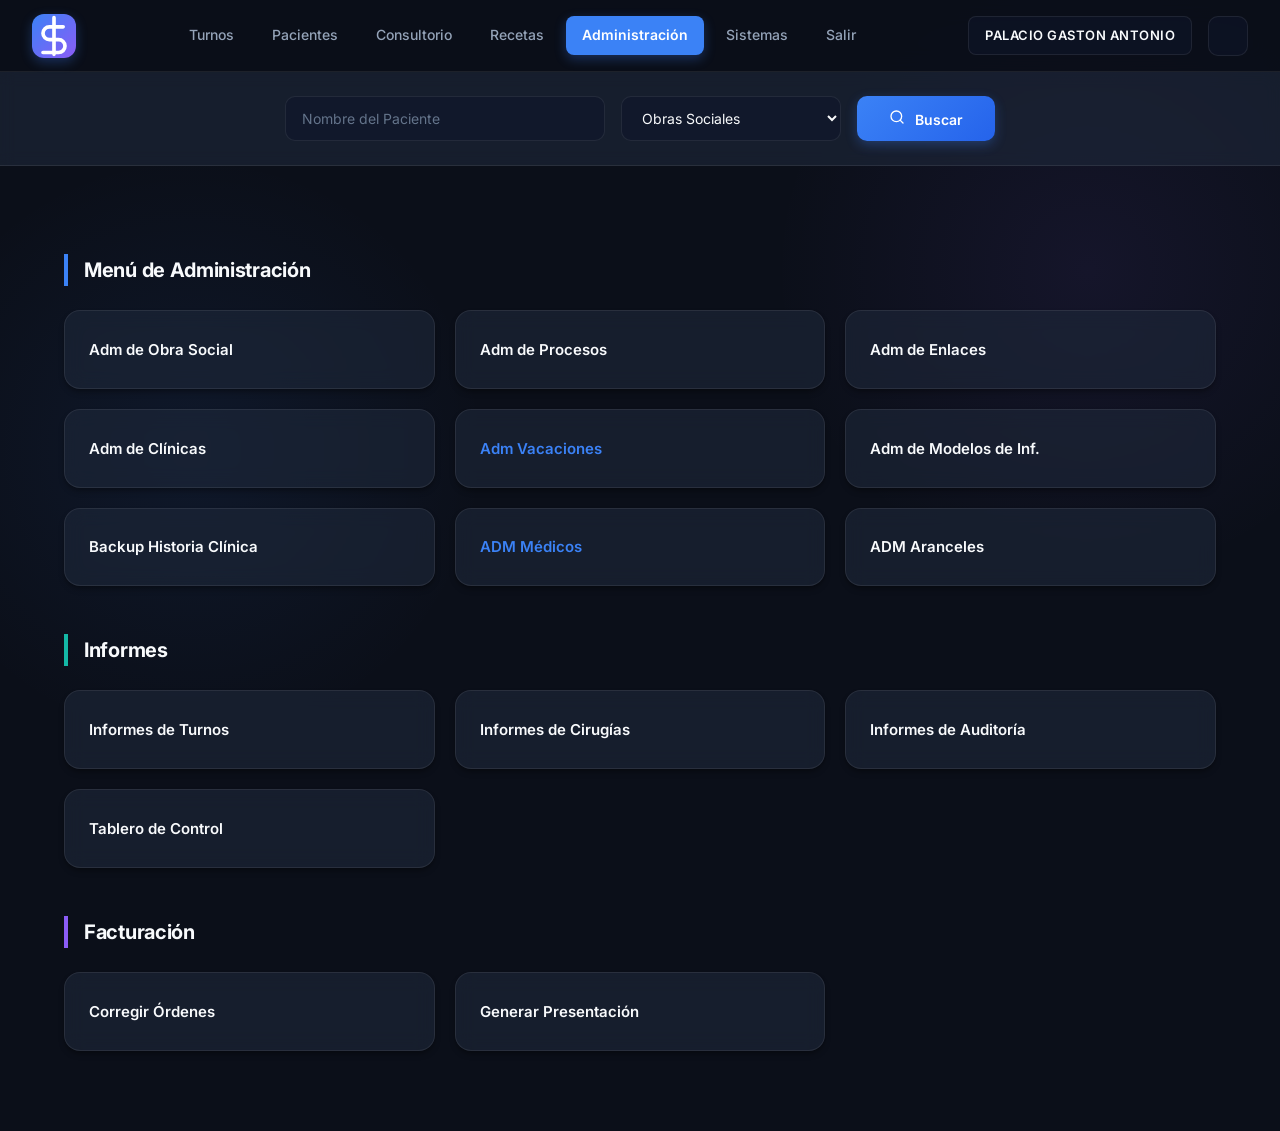
<file: index.html>
<!DOCTYPE html>
<html lang="es" data-theme="dark">
<head>
    <meta charset="UTF-8">
    <meta name="viewport" content="width=device-width, initial-scale=1.0">
    <title>Administración - Centro Médico Palacio</title>
    <link rel="stylesheet" href="styles.css">
    <link href="https://fonts.googleapis.com/css2?family=Inter:wght@400;500;600;700&display=swap" rel="stylesheet">
</head>
<body>

    <header class="header">
        <div class="header-left">
            <p class="logo-icon">
                <svg viewBox="0 0 24 24" fill="none" stroke="currentColor" stroke-width="2" stroke-linecap="round" stroke-linejoin="round">
                    <path d="M12 2L12 22M17 7H9.5C8.57174 7 7.6815 7.36875 7.02513 8.02513C6.36875 8.6815 6 9.57174 6 10.5C6 11.4283 6.36875 12.3185 7.02513 12.9749C7.6815 13.6313 8.57174 14 9.5 14H14.5C15.4283 14 16.3185 14.3687 16.9749 15.0251C17.6313 15.6815 18 16.5717 18 17.5C18 18.4283 17.6313 19.3185 16.9749 19.9749C16.3185 20.6313 15.4283 21 14.5 21H6"/>
                </svg>
            </p>
        </div>
        <nav class="nav-menu">
            <a href="turnos.html">Turnos</a>
            <a href="pacientes.html">Pacientes</a>
            <a href="#">Consultorio</a>
            <a href="#">Recetas</a>
            <a href="#" class="active">Administración</a>
            <a href="sistemas.html">Sistemas</a>
            <a href="#">Salir</a>
        </nav>
        <div class="header-right">
            <span class="user-name">PALACIO GASTON ANTONIO</span>
            <button id="theme-toggle" class="theme-toggle" aria-label="Cambiar tema">
                <span class="icon">
                    <svg class="icon-sun" viewBox="0 0 24 24" fill="none" stroke="currentColor" stroke-width="2" stroke-linecap="round" stroke-linejoin="round">
                        <circle cx="12" cy="12" r="5"/><line x1="12" y1="1" x2="12" y2="3"/><line x1="12" y1="21" x2="12" y2="23"/><line x1="4.22" y1="4.22" x2="5.64" y2="5.64"/><line x1="18.36" y1="18.36" x2="19.78" y2="19.78"/><line x1="1" y1="12" x2="3" y2="12"/><line x1="21" y1="12" x2="23" y2="12"/><line x1="4.22" y1="19.78" x2="5.64" y2="18.36"/><line x1="18.36" y1="5.64" x2="19.78" y2="4.22"/>
                    </svg>
                    <svg class="icon-moon" viewBox="0 0 24 24" fill="none" stroke="currentColor" stroke-width="2" stroke-linecap="round" stroke-linejoin="round" style="display:none;">
                        <path d="M21 12.79A9 9 0 1 1 11.21 3 7 7 0 0 0 21 12.79z"/>
                    </svg>
                </span>
            </button>
        </div>
    </header>

    <section class="search-bar">
        <input type="text" placeholder="Nombre del Paciente" class="input-paciente">
        <select class="select-obra">
            <option value="">Obras Sociales</option>
            <option value="Particular">Particular</option>
            <option value="ACA SALUD">ACA SALUD</option>
            <option value="AMFFA">AMFFA</option>
            <option value="AMSTERDAN SALUD">AMSTERDAN SALUD</option>
            <option value="APLA">APLA</option>
            <option value="APM">APM</option>
            <option value="ASISPRE">ASISPRE</option>
            <option value="ASISTIR">ASISTIR</option>
            <option value="ASISTIR-OSPACA">ASISTIR-OSPACA</option>
            <option value="ASOC. ECLESIASTICA SAN PEDRO">ASOC. ECLESIASTICA SAN PEDRO</option>
            <option value="ASUNT">ASUNT</option>
            <option value="ASUNT (Consulta Especial)">ASUNT (Consulta Especial)</option>
            <option value="BOREAL">BOREAL</option>
            <option value="BOREAL.NET">BOREAL.NET</option>
            <option value="BRAMED SRL">BRAMED SRL</option>
            <option value="CANILLITAS FLORENCIO SANCHEZ">CANILLITAS FLORENCIO SANCHEZ</option>
            <option value="CLINICA MAYO">CLINICA MAYO</option>
            <option value="COLMED OSMEDICA">COLMED OSMEDICA</option>
            <option value="COLMED TODOS MENOS OSMEDICA">COLMED TODOS MENOS OSMEDICA</option>
            <option value="COOP. TRABAJADORES AGRICOLAS">COOP. TRABAJADORES AGRICOLAS</option>
            <option value="COOP. TRABAJADORES EVENTUR">COOP. TRABAJADORES EVENTUR</option>
            <option value="COOP. TRABAJADORES HUMANA">COOP. TRABAJADORES HUMANA</option>
            <option value="COOP. TRABAJADORES INSTALADORES">COOP. TRABAJADORES INSTALADORES</option>
            <option value="CRISTAL SALUD - APPI SRL">CRISTAL SALUD - APPI SRL</option>
            <option value="DASUTEN">DASUTEN</option>
            <option value="DIARIOS Y REVISTAS">DIARIOS Y REVISTAS</option>
            <option value="DIBA">DIBA</option>
            <option value="FARMACIA (GAPRESA)">FARMACIA (GAPRESA)</option>
            <option value="FOTIA - OSPAAТ">FOTIA - OSPAAТ</option>
            <option value="FUERZA AEREA">FUERZA AEREA</option>
            <option value="GALENO">GALENO</option>
            <option value="GALENO CONSULTIN GROUP">GALENO CONSULTIN GROUP</option>
            <option value="GALVEZ">GALVEZ</option>
            <option value="INTERSALUD">INTERSALUD</option>
            <option value="IOSE">IOSE</option>
            <option value="JERARQUICOS SALUD">JERARQUICOS SALUD</option>
            <option value="LUIS PASTEUR">LUIS PASTEUR</option>
            <option value="MAPFRE">MAPFRE</option>
            <option value="MEDICUS">MEDICUS</option>
            <option value="MEDIFE">MEDIFE</option>
            <option value="MITA">MITA</option>
            <option value="MORA">MORA</option>
            <option value="MUTUAL 10 DE ABRIL">MUTUAL 10 DE ABRIL</option>
            <option value="MUTUAL PERSONAL AGUA Y ENERGIA">MUTUAL PERSONAL AGUA Y ENERGIA</option>
            <option value="NOR MEDICA">NOR MEDICA</option>
            <option value="NORTE SALUD">NORTE SALUD</option>
            <option value="OMINT">OMINT</option>
            <option value="OPDEA">OPDEA</option>
            <option value="ORDEN PRESTADA">ORDEN PRESTADA</option>
            <option value="OSACRA">OSACRA</option>
            <option value="OSAPM">OSAPM</option>
            <option value="OSDDIP">OSDDIP</option>
            <option value="OSDE">OSDE</option>
            <option value="OSDOP">OSDOP</option>
            <option value="OSETYA">OSETYA</option>
            <option value="OSFATUN">OSFATUN</option>
            <option value="OSJERA (Jerarquicos Rep. Argentina)">OSJERA (Jerarquicos Rep. Argentina)</option>
            <option value="OSMATA">OSMATA</option>
            <option value="OSMITA">OSMITA</option>
            <option value="OSPA (Personal Aeronautico)">OSPA (Personal Aeronautico)</option>
            <option value="OSPECOM">OSPECOM</option>
            <option value="OSPEGAP (Petroleros)">OSPEGAP (Petroleros)</option>
            <option value="OSPERSAAMS">OSPERSAAMS</option>
            <option value="OSPERYHRA">OSPERYHRA</option>
            <option value="OSPES (Estaciones de Servicio)">OSPES (Estaciones de Servicio)</option>
            <option value="OSPIA AZUCARERA">OSPIA AZUCARERA</option>
            <option value="OSPIL (Lecheros)">OSPIL (Lecheros)</option>
            <option value="OSPIP">OSPIP</option>
            <option value="OSPLAD">OSPLAD</option>
            <option value="OSPRERA">OSPRERA</option>
            <option value="OSPTA (Tecnico Aeronautico)">OSPTA (Tecnico Aeronautico)</option>
            <option value="OSSEG (SEGUROS)">OSSEG (SEGUROS)</option>
            <option value="OSSEIF (Ing. La Fronterita)">OSSEIF (Ing. La Fronterita)</option>
            <option value="OSSEIÑ (Ing. Ñuñorco)">OSSEIÑ (Ing. Ñuñorco)</option>
            <option value="PAMI">PAMI</option>
            <option value="PARA REINTEGRO">PARA REINTEGRO</option>
            <option value="PARQUE SALUD">PARQUE SALUD</option>
            <option value="PARTICULAR">PARTICULAR</option>
            <option value="PATRONES DE CABOTAJE">PATRONES DE CABOTAJE</option>
            <option value="PODER JUDICIAL">PODER JUDICIAL</option>
            <option value="POLICIA FEDERAL">POLICIA FEDERAL</option>
            <option value="PRENSA">PRENSA</option>
            <option value="PREVENCION SALUD">PREVENCION SALUD</option>
            <option value="RED DE SEGUROS MEDICOS">RED DE SEGUROS MEDICOS</option>
            <option value="SADAIC">SADAIC</option>
            <option value="SANATORIO ROCA">SANATORIO ROCA</option>
            <option value="SANATORIO SARMIENTO">SANATORIO SARMIENTO</option>
            <option value="SANCOR SALUD">SANCOR SALUD</option>
            <option value="SEGURO ESOLAR DE LA PROV.">SEGURO ESOLAR DE LA PROV.</option>
            <option value="SERRA">SERRA</option>
            <option value="SERVESALUD">SERVESALUD</option>
            <option value="SIN CARGO">SIN CARGO</option>
            <option value="SIN COPAGO PEDIATRIA">SIN COPAGO PEDIATRIA</option>
            <option value="SOREMER">SOREMER</option>
            <option value="SUBOFICIALES RETIRADOS">SUBOFICIALES RETIRADOS</option>
            <option value="SUBSIDIO DE SALUD">SUBSIDIO DE SALUD</option>
            <option value="SWISS MEDICAL">SWISS MEDICAL</option>
            <option value="TV SALUD">TV SALUD</option>
            <option value="UNION PERSONAL">UNION PERSONAL</option>
            <option value="UOM (OSUOMRA-Forjar Salud)">UOM (OSUOMRA-Forjar Salud)</option>
            <option value="UP Union Personal">UP Union Personal</option>
            <option value="UTA">UTA</option>
        </select>
        <button class="btn-buscar">
            <svg viewBox="0 0 24 24" fill="none" stroke="currentColor" stroke-width="2" stroke-linecap="round" stroke-linejoin="round" style="width:16px;height:16px;margin-right:6px;">
                <circle cx="11" cy="11" r="8"/><line x1="21" y1="21" x2="16.65" y2="16.65"/>
            </svg>
            Buscar
        </button>
    </section>

    <main class="main-content">
        <h2 class="section-title" data-color="primary">Menú de Administración</h2>
        <div class="cards-grid">
            <div class="card"><h3>Adm de Obra Social</h3></div>
            <div class="card"><h3>Adm de Procesos</h3></div>
            <div class="card"><h3>Adm de Enlaces</h3></div>
            <div class="card"><h3>Adm de Clínicas</h3></div>
            <a href="vacaciones.html" class="card card-link"><h3>Adm Vacaciones</h3></a>
            <div class="card"><h3>Adm de Modelos de Inf.</h3></div>
            <div class="card"><h3>Backup Historia Clínica</h3></div>
            <a href="adMedicos.html" class="card card-link"><h3>ADM Médicos</h3></a>
            <div class="card"><h3>ADM Aranceles</h3></div>
        </div>

        <h2 class="section-title" data-color="teal">Informes</h2>
        <div class="cards-grid">
            <div class="card"><h3>Informes de Turnos</h3></div>
            <div class="card"><h3>Informes de Cirugías</h3></div>
            <div class="card"><h3>Informes de Auditoría</h3></div>
            <div class="card"><h3>Tablero de Control</h3></div>
        </div>

        <h2 class="section-title" data-color="violet">Facturación</h2>
        <div class="cards-grid">
            <div class="card"><h3>Corregir Órdenes</h3></div>
            <div class="card"><h3>Generar Presentación</h3></div>
        </div>
    </main>

    <script>
        const themeToggle = document.getElementById('theme-toggle');
        const html = document.documentElement;
        const iconSun = document.querySelector('.icon-sun');
        const iconMoon = document.querySelector('.icon-moon');

        const savedTheme = localStorage.getItem('theme') || 'dark';
        html.setAttribute('data-theme', savedTheme);
        updateThemeIcon(savedTheme);

        themeToggle.addEventListener('click', () => {
            const currentTheme = html.getAttribute('data-theme');
            const newTheme = currentTheme === 'dark' ? 'light' : 'dark';
            html.setAttribute('data-theme', newTheme);
            localStorage.setItem('theme', newTheme);
            updateThemeIcon(newTheme);
        });

        function updateThemeIcon(theme) {
            if (theme === 'dark') {
                iconSun.style.display = 'none';
                iconMoon.style.display = 'block';
            } else {
                iconSun.style.display = 'block';
                iconMoon.style.display = 'none';
            }
        }
    </script>
</body>
</html>
</file>
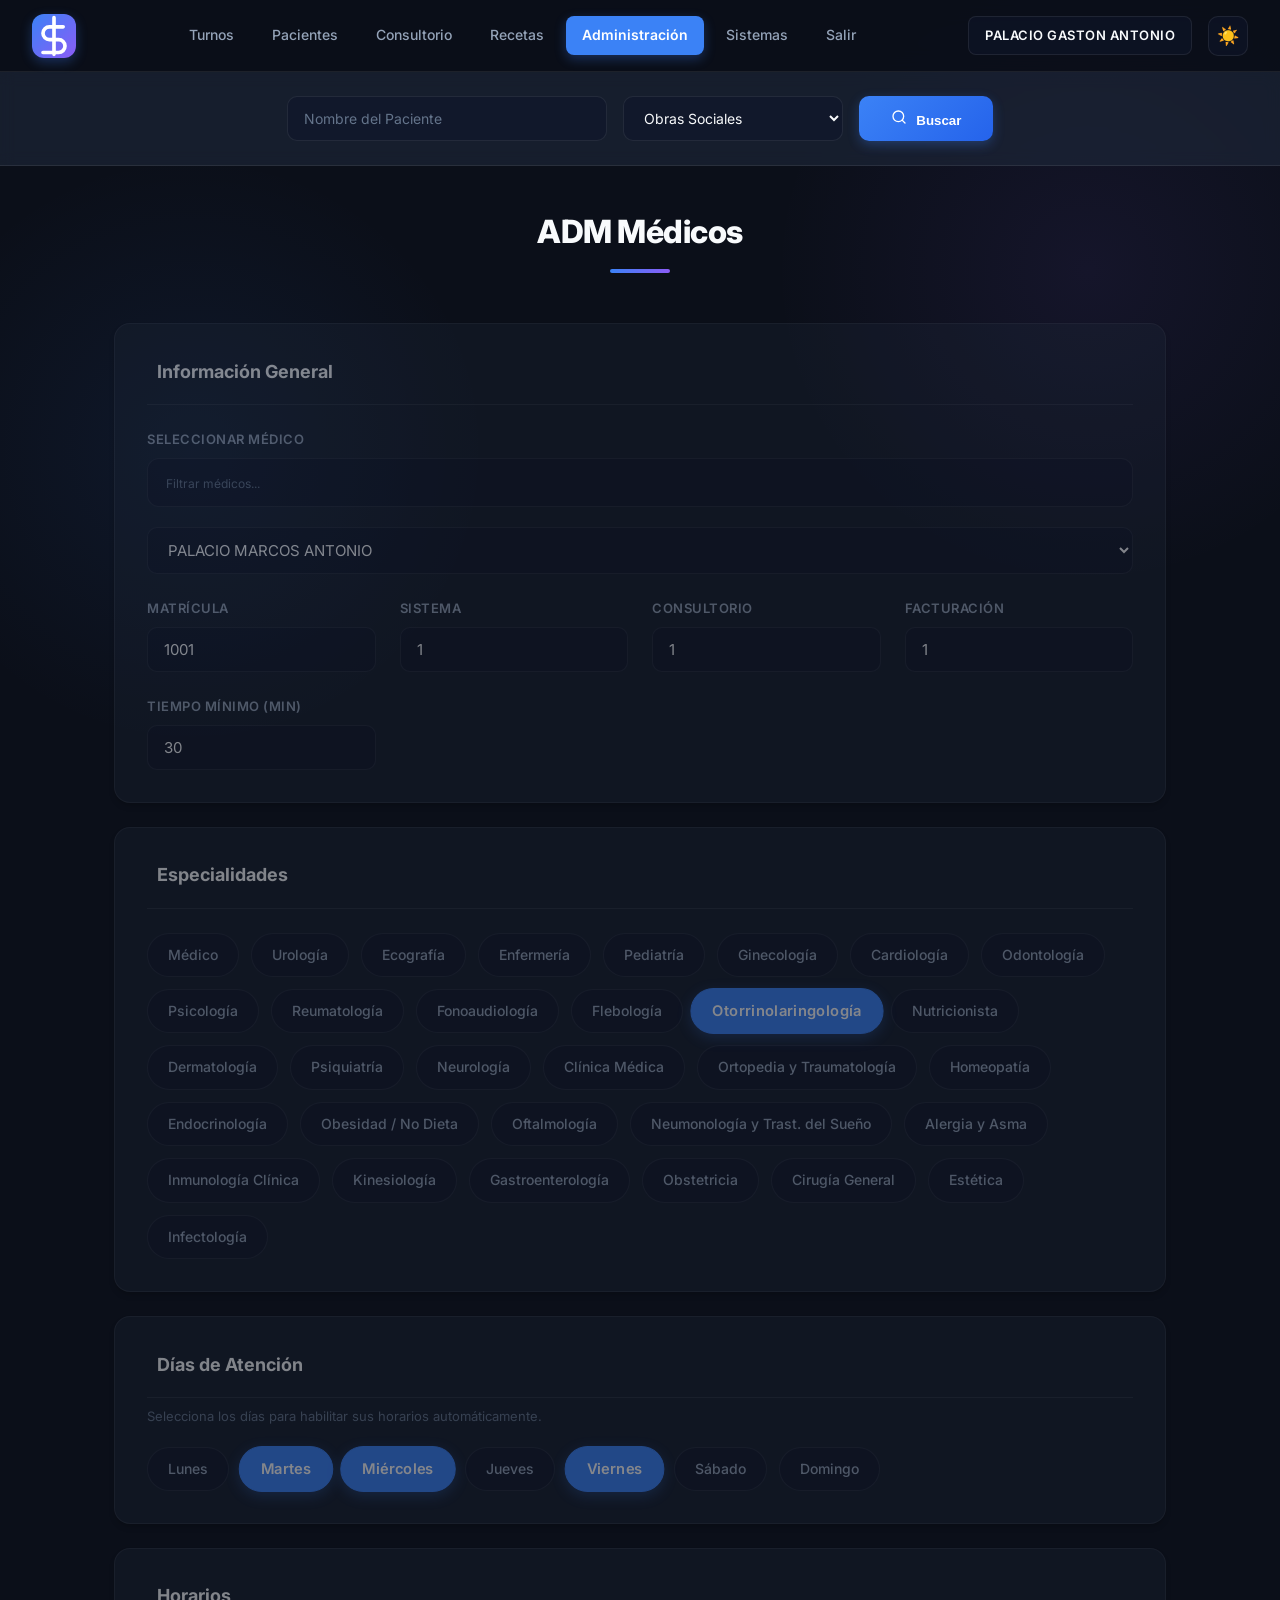
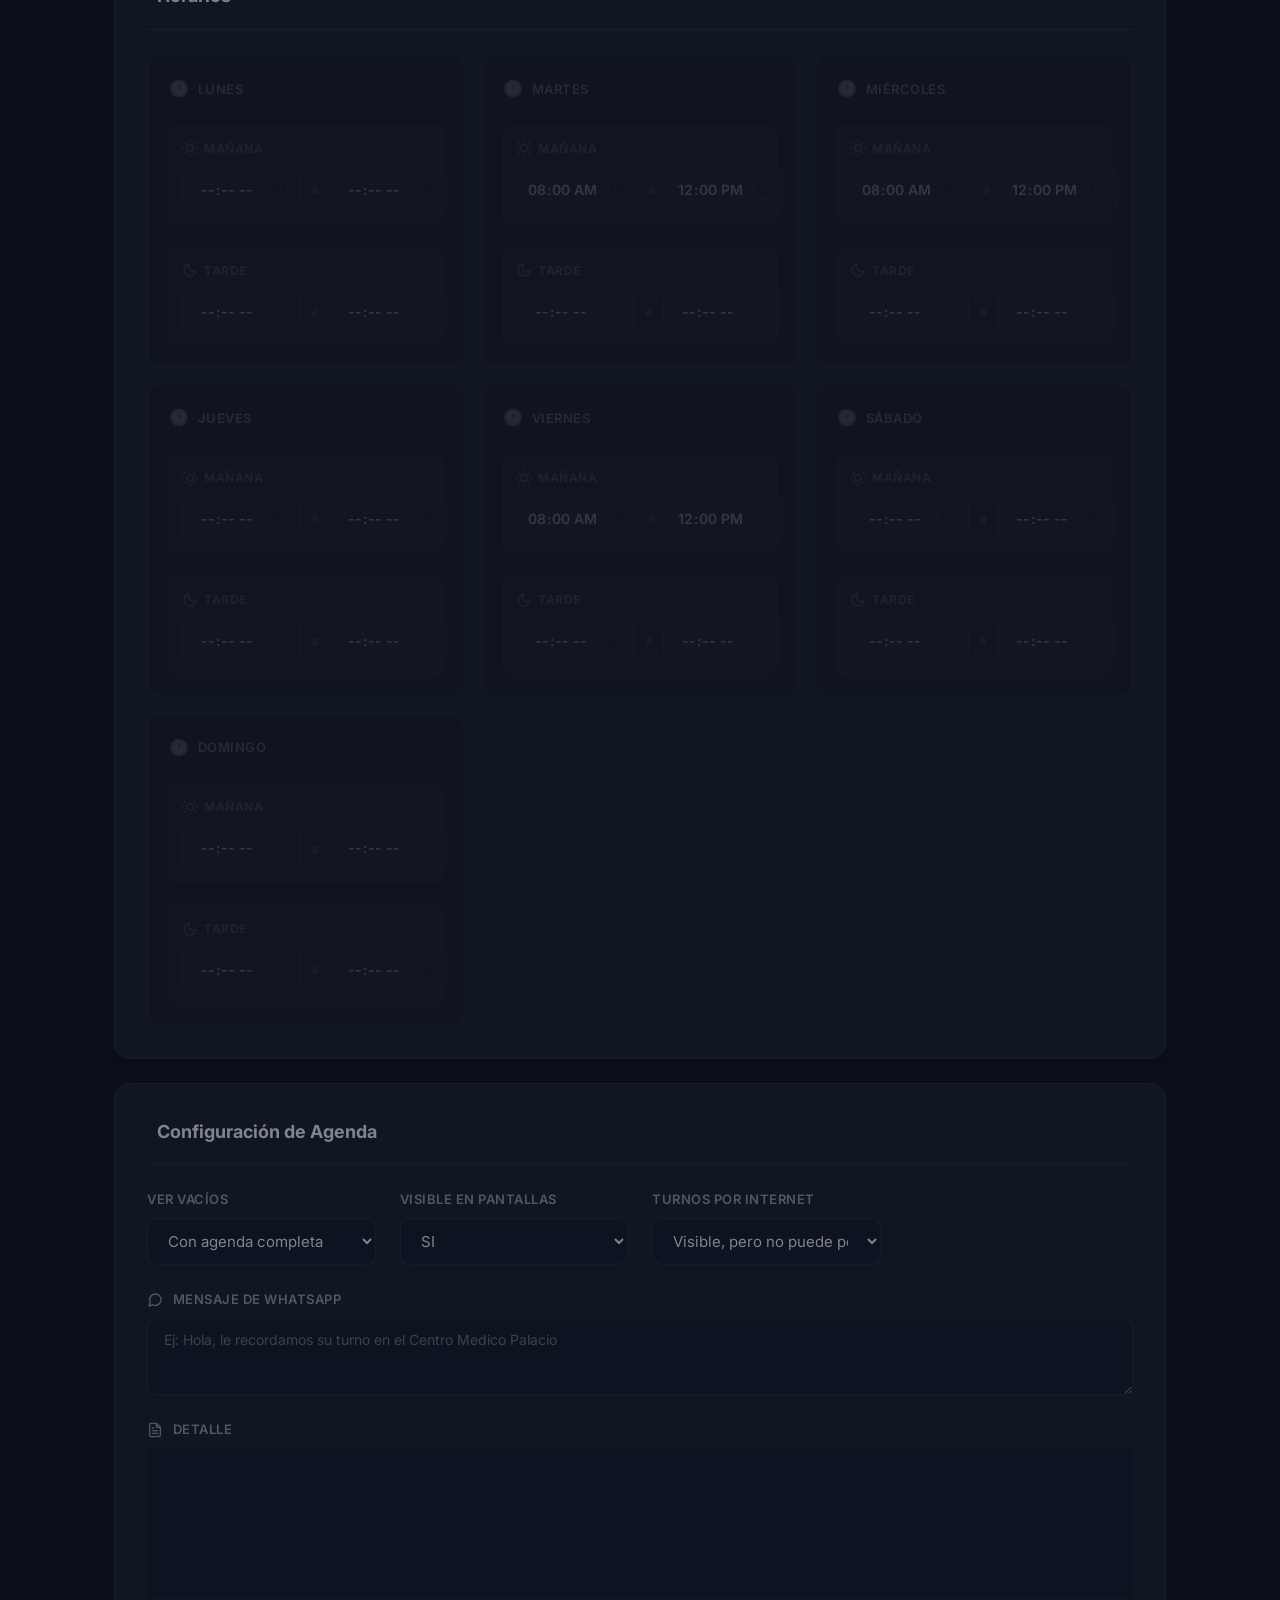
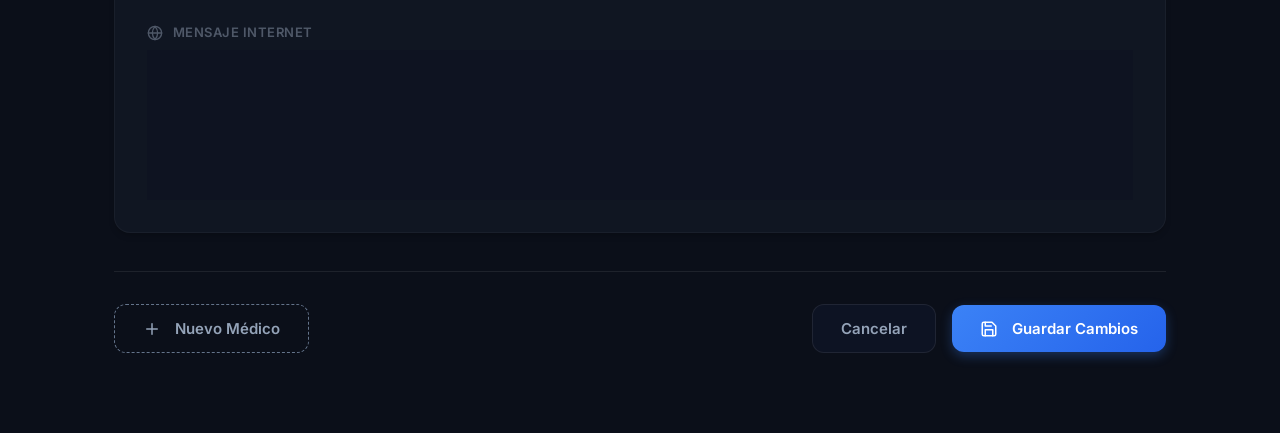
<file: adMedicos.html>
<!DOCTYPE html>
<html lang="es" data-theme="dark">
<head>
  <meta charset="UTF-8">
  <meta name="viewport" content="width=device-width, initial-scale=1.0">
  <title>ADM Médicos</title>
  <link rel="stylesheet" href="medicos.css">
  <link href="https://fonts.googleapis.com/css2?family=Inter:wght@400;500;600;700&display=swap" rel="stylesheet">
  <link href="https://cdn.quilljs.com/1.3.7/quill.snow.css" rel="stylesheet">
  <script src="https://cdn.quilljs.com/1.3.7/quill.min.js"></script>
</head>
<body>

  <header class="header">
    <div class="header-left">
      <p class="logo-icon">
        <svg viewBox="0 0 24 24" fill="none" stroke="currentColor" stroke-width="2" stroke-linecap="round" stroke-linejoin="round">
          <path d="M12 2L12 22M17 7H9.5C8.57174 7 7.6815 7.36875 7.02513 8.02513C6.36875 8.6815 6 9.57174 6 10.5C6 11.4283 6.36875 12.3185 7.02513 12.9749C7.6815 13.6313 8.57174 14 9.5 14H14.5C15.4283 14 16.3185 14.3687 16.9749 15.0251C17.6313 15.6815 18 16.5717 18 17.5C18 18.4283 17.6313 19.3185 16.9749 19.9749C16.3185 20.6313 15.4283 21 14.5 21H6"/>
        </svg>
      </p>
    </div>
    <nav class="nav-menu">
      <a href="turnos.html">Turnos</a>
      <a href="pacientes.html">Pacientes</a>
      <a href="#">Consultorio</a>
      <a href="#">Recetas</a>
      <a href="index.html" class="active">Administración</a>
      <a href="sistemas.html">Sistemas</a>
      <a href="#">Salir</a>
    </nav>
    <div class="header-right">
      <span class="user-name">PALACIO GASTON ANTONIO</span>
      <button id="theme-toggle" class="theme-toggle" aria-label="Cambiar tema">
        <span class="icon">
          <svg class="icon-sun" viewBox="0 0 24 24" fill="none" stroke="currentColor" stroke-width="2" stroke-linecap="round" stroke-linejoin="round">
            <circle cx="12" cy="12" r="5"/><line x1="12" y1="1" x2="12" y2="3"/><line x1="12" y1="21" x2="12" y2="23"/><line x1="4.22" y1="4.22" x2="5.64" y2="5.64"/><line x1="18.36" y1="18.36" x2="19.78" y2="19.78"/><line x1="1" y1="12" x2="3" y2="12"/><line x1="21" y1="12" x2="23" y2="12"/><line x1="4.22" y1="19.78" x2="5.64" y2="18.36"/><line x1="18.36" y1="5.64" x2="19.78" y2="4.22"/>
          </svg>
          <svg class="icon-moon" viewBox="0 0 24 24" fill="none" stroke="currentColor" stroke-width="2" stroke-linecap="round" stroke-linejoin="round" style="display:none;">
            <path d="M21 12.79A9 9 0 1 1 11.21 3 7 7 0 0 0 21 12.79z"/>
          </svg>
        </span>
      </button>
    </div>
  </header>

  <section class="search-bar">
    <input type="text" placeholder="Nombre del Paciente" class="input-paciente">
    <select class="select-obra">
      <option value="">Obras Sociales</option>
      <option value="Particular">Particular</option>
      <option value="ACA SALUD">ACA SALUD</option>
      <option value="AMFFA">AMFFA</option>
      <option value="AMSTERDAN SALUD">AMSTERDAN SALUD</option>
      <option value="APLA">APLA</option>
      <option value="APM">APM</option>
      <option value="ASISPRE">ASISPRE</option>
      <option value="ASISTIR">ASISTIR</option>
      <option value="ASISTIR-OSPACA">ASISTIR-OSPACA</option>
      <option value="ASOC. ECLESIASTICA SAN PEDRO">ASOC. ECLESIASTICA SAN PEDRO</option>
      <option value="ASUNT">ASUNT</option>
      <option value="ASUNT (Consulta Especial)">ASUNT (Consulta Especial)</option>
      <option value="BOREAL">BOREAL</option>
      <option value="BOREAL.NET">BOREAL.NET</option>
      <option value="BRAMED SRL">BRAMED SRL</option>
      <option value="CANILLITAS FLORENCIO SANCHEZ">CANILLITAS FLORENCIO SANCHEZ</option>
      <option value="CLINICA MAYO">CLINICA MAYO</option>
      <option value="COLMED OSMEDICA">COLMED OSMEDICA</option>
      <option value="COLMED TODOS MENOS OSMEDICA">COLMED TODOS MENOS OSMEDICA</option>
      <option value="COOP. TRABAJADORES AGRICOLAS">COOP. TRABAJADORES AGRICOLAS</option>
      <option value="COOP. TRABAJADORES EVENTUR">COOP. TRABAJADORES EVENTUR</option>
      <option value="COOP. TRABAJADORES HUMANA">COOP. TRABAJADORES HUMANA</option>
      <option value="COOP. TRABAJADORES INSTALADORES">COOP. TRABAJADORES INSTALADORES</option>
      <option value="CRISTAL SALUD - APPI SRL">CRISTAL SALUD - APPI SRL</option>
      <option value="DASUTEN">DASUTEN</option>
      <option value="DIARIOS Y REVISTAS">DIARIOS Y REVISTAS</option>
      <option value="DIBA">DIBA</option>
      <option value="FARMACIA (GAPRESA)">FARMACIA (GAPRESA)</option>
      <option value="FOTIA - OSPAAТ">FOTIA - OSPAAТ</option>
      <option value="FUERZA AEREA">FUERZA AEREA</option>
      <option value="GALENO">GALENO</option>
      <option value="GALENO CONSULTIN GROUP">GALENO CONSULTIN GROUP</option>
      <option value="GALVEZ">GALVEZ</option>
      <option value="INTERSALUD">INTERSALUD</option>
      <option value="IOSE">IOSE</option>
      <option value="JERARQUICOS SALUD">JERARQUICOS SALUD</option>
      <option value="LUIS PASTEUR">LUIS PASTEUR</option>
      <option value="MAPFRE">MAPFRE</option>
      <option value="MEDICUS">MEDICUS</option>
      <option value="MEDIFE">MEDIFE</option>
      <option value="MITA">MITA</option>
      <option value="MORA">MORA</option>
      <option value="MUTUAL 10 DE ABRIL">MUTUAL 10 DE ABRIL</option>
      <option value="MUTUAL PERSONAL AGUA Y ENERGIA">MUTUAL PERSONAL AGUA Y ENERGIA</option>
      <option value="NOR MEDICA">NOR MEDICA</option>
      <option value="NORTE SALUD">NORTE SALUD</option>
      <option value="OMINT">OMINT</option>
      <option value="OPDEA">OPDEA</option>
      <option value="ORDEN PRESTADA">ORDEN PRESTADA</option>
      <option value="OSACRA">OSACRA</option>
      <option value="OSAPM">OSAPM</option>
      <option value="OSDDIP">OSDDIP</option>
      <option value="OSDE">OSDE</option>
      <option value="OSDOP">OSDOP</option>
      <option value="OSETYA">OSETYA</option>
      <option value="OSFATUN">OSFATUN</option>
      <option value="OSJERA (Jerarquicos Rep. Argentina)">OSJERA (Jerarquicos Rep. Argentina)</option>
      <option value="OSMATA">OSMATA</option>
      <option value="OSMITA">OSMITA</option>
      <option value="OSPA (Personal Aeronautico)">OSPA (Personal Aeronautico)</option>
      <option value="OSPECOM">OSPECOM</option>
      <option value="OSPEGAP (Petroleros)">OSPEGAP (Petroleros)</option>
      <option value="OSPERSAAMS">OSPERSAAMS</option>
      <option value="OSPERYHRA">OSPERYHRA</option>
      <option value="OSPES (Estaciones de Servicio)">OSPES (Estaciones de Servicio)</option>
      <option value="OSPIA AZUCARERA">OSPIA AZUCARERA</option>
      <option value="OSPIL (Lecheros)">OSPIL (Lecheros)</option>
      <option value="OSPIP">OSPIP</option>
      <option value="OSPLAD">OSPLAD</option>
      <option value="OSPRERA">OSPRERA</option>
      <option value="OSPTA (Tecnico Aeronautico)">OSPTA (Tecnico Aeronautico)</option>
      <option value="OSSEG (SEGUROS)">OSSEG (SEGUROS)</option>
      <option value="OSSEIF (Ing. La Fronterita)">OSSEIF (Ing. La Fronterita)</option>
      <option value="OSSEIÑ (Ing. Ñuñorco)">OSSEIÑ (Ing. Ñuñorco)</option>
      <option value="PAMI">PAMI</option>
      <option value="PARA REINTEGRO">PARA REINTEGRO</option>
      <option value="PARQUE SALUD">PARQUE SALUD</option>
      <option value="PARTICULAR">PARTICULAR</option>
      <option value="PATRONES DE CABOTAJE">PATRONES DE CABOTAJE</option>
      <option value="PODER JUDICIAL">PODER JUDICIAL</option>
      <option value="POLICIA FEDERAL">POLICIA FEDERAL</option>
      <option value="PRENSA">PRENSA</option>
      <option value="PREVENCION SALUD">PREVENCION SALUD</option>
      <option value="RED DE SEGUROS MEDICOS">RED DE SEGUROS MEDICOS</option>
      <option value="SADAIC">SADAIC</option>
      <option value="SANATORIO ROCA">SANATORIO ROCA</option>
      <option value="SANATORIO SARMIENTO">SANATORIO SARMIENTO</option>
      <option value="SANCOR SALUD">SANCOR SALUD</option>
      <option value="SEGURO ESOLAR DE LA PROV.">SEGURO ESOLAR DE LA PROV.</option>
      <option value="SERRA">SERRA</option>
      <option value="SERVESALUD">SERVESALUD</option>
      <option value="SIN CARGO">SIN CARGO</option>
      <option value="SIN COPAGO PEDIATRIA">SIN COPAGO PEDIATRIA</option>
      <option value="SOREMER">SOREMER</option>
      <option value="SUBOFICIALES RETIRADOS">SUBOFICIALES RETIRADOS</option>
      <option value="SUBSIDIO DE SALUD">SUBSIDIO DE SALUD</option>
      <option value="SWISS MEDICAL">SWISS MEDICAL</option>
      <option value="TV SALUD">TV SALUD</option>
      <option value="UNION PERSONAL">UNION PERSONAL</option>
      <option value="UOM (OSUOMRA-Forjar Salud)">UOM (OSUOMRA-Forjar Salud)</option>
      <option value="UP Union Personal">UP Union Personal</option>
      <option value="UTA">UTA</option>
    </select>
    <button class="btn-buscar">
      <svg viewBox="0 0 24 24" fill="none" stroke="currentColor" stroke-width="2" stroke-linecap="round" stroke-linejoin="round" style="width:16px;height:16px;margin-right:6px;">
        <circle cx="11" cy="11" r="8"/><line x1="21" y1="21" x2="16.65" y2="16.65"/>
      </svg>
      Buscar
    </button>
  </section>

  <main class="main-content">
    <h1 class="page-title">ADM Médicos</h1>

    <div class="cards-container" id="form-container">

      <!-- TARJETA 1: INFORMACIÓN GENERAL -->
      <div class="card">
        <h2>
          <span class="icon-title">
            <svg viewBox="0 0 24 24" fill="none" stroke="currentColor" stroke-width="2" stroke-linecap="round" stroke-linejoin="round"><path d="M20 21v-2a4 4 0 0 0-4-4H8a4 4 0 0 0-4 4v2"/><circle cx="12" cy="7" r="4"/></svg>
          </span> 
          Información General
        </h2>
        <div class="form-grid">
          <div class="form-group full-width">
            <label>Seleccionar Médico</label>
            <input type="text" id="medicoSearch" class="select-primary" placeholder="Filtrar médicos..." autocomplete="off" style="margin-bottom: 12px;">
            <select id="medicoSelect" class="select-primary">
              <option value="">-- Seleccione un médico --</option>
            </select>
          </div>
          <div class="form-group">
            <label>Matrícula</label>
            <input id="matricula" type="text" placeholder="Ej: 1001">
          </div>
          <div class="form-group">
            <label>Sistema</label>
            <input id="sistema" type="number" placeholder="1">
          </div>
          <div class="form-group">
            <label>Consultorio</label>
            <input id="consultorio" type="number" placeholder="Ej: 8">
          </div>
          <div class="form-group">
            <label>Facturación</label>
            <input id="factura" type="number" placeholder="1">
          </div>
          <div class="form-group">
            <label>Tiempo Mínimo (min)</label>
            <input id="tiempoMinimo" type="number" placeholder="30">
          </div>
        </div>
      </div>

      <!-- TARJETA 2: ESPECIALIDADES -->
      <div class="card">
        <h2>
          <span class="icon-title">
            <svg viewBox="0 0 24 24" fill="none" stroke="currentColor" stroke-width="2" stroke-linecap="round" stroke-linejoin="round"><path d="M22 12h-4l-3 9L9 3l-3 9H2"/></svg>
          </span> 
          Especialidades
        </h2>
        <div class="especialidades-grid">
          <label><input class="especialidad" type="checkbox" value="Médico"> Médico</label>
          <label><input class="especialidad" type="checkbox" value="Urología"> Urología</label>
          <label><input class="especialidad" type="checkbox" value="Ecografía"> Ecografía</label>
          <label><input class="especialidad" type="checkbox" value="Enfermería"> Enfermería</label>
          <label><input class="especialidad" type="checkbox" value="Pediatría"> Pediatría</label>
          <label><input class="especialidad" type="checkbox" value="Ginecología"> Ginecología</label>
          <label><input class="especialidad" type="checkbox" value="Cardiología"> Cardiología</label>
          <label><input class="especialidad" type="checkbox" value="Odontología"> Odontología</label>
          <label><input class="especialidad" type="checkbox" value="Psicología"> Psicología</label>
          <label><input class="especialidad" type="checkbox" value="Reumatología"> Reumatología</label>
          <label><input class="especialidad" type="checkbox" value="Fonoaudiología"> Fonoaudiología</label>
          <label><input class="especialidad" type="checkbox" value="Flebología"> Flebología</label>
          <label><input class="especialidad" type="checkbox" value="Otorrinolaringología"> Otorrinolaringología</label>
          <label><input class="especialidad" type="checkbox" value="Nutricionista"> Nutricionista</label>
          <label><input class="especialidad" type="checkbox" value="Dermatología"> Dermatología</label>
          <label><input class="especialidad" type="checkbox" value="Psiquiatría"> Psiquiatría</label>
          <label><input class="especialidad" type="checkbox" value="Neurología"> Neurología</label>
          <label><input class="especialidad" type="checkbox" value="Clínica Médica"> Clínica Médica</label>
          <label><input class="especialidad" type="checkbox" value="Ortopedia y Traumatología"> Ortopedia y Traumatología</label>
          <label><input class="especialidad" type="checkbox" value="Homeopatía"> Homeopatía</label>
          <label><input class="especialidad" type="checkbox" value="Endocrinología"> Endocrinología</label>
          <label><input class="especialidad" type="checkbox" value="Obesidad / No Dieta"> Obesidad / No Dieta</label>
          <label><input class="especialidad" type="checkbox" value="Oftalmología"> Oftalmología</label>
          <label><input class="especialidad" type="checkbox" value="Neumonología y Trast. del Sueño"> Neumonología y Trast. del Sueño</label>
          <label><input class="especialidad" type="checkbox" value="Alergia y Asma"> Alergia y Asma</label>
          <label><input class="especialidad" type="checkbox" value="Inmunología Clínica"> Inmunología Clínica</label>
          <label><input class="especialidad" type="checkbox" value="Kinesiología"> Kinesiología</label>
          <label><input class="especialidad" type="checkbox" value="Gastroenterología"> Gastroenterología</label>
          <label><input class="especialidad" type="checkbox" value="Obstetricia"> Obstetricia</label>
          <label><input class="especialidad" type="checkbox" value="Cirugía General"> Cirugía General</label>
          <label><input class="especialidad" type="checkbox" value="Estética"> Estética</label>
          <label><input class="especialidad" type="checkbox" value="Infectología"> Infectología</label>
        </div>
      </div>

      <!-- TARJETA 3: DÍAS DE ATENCIÓN -->
      <div class="card">
        <h2>
          <span class="icon-title">
            <svg viewBox="0 0 24 24" fill="none" stroke="currentColor" stroke-width="2" stroke-linecap="round" stroke-linejoin="round"><rect x="3" y="4" width="18" height="18" rx="2" ry="2"/><line x1="16" y1="2" x2="16" y2="6"/><line x1="8" y1="2" x2="8" y2="6"/><line x1="3" y1="10" x2="21" y2="10"/></svg>
          </span> 
          Días de Atención
        </h2>
        <p class="hint-text">Selecciona los días para habilitar sus horarios automáticamente.</p>
        <div class="dias-grid">
          <label><input class="dia" type="checkbox" value="Lunes"> Lunes</label>
          <label><input class="dia" type="checkbox" value="Martes"> Martes</label>
          <label><input class="dia" type="checkbox" value="Miércoles"> Miércoles</label>
          <label><input class="dia" type="checkbox" value="Jueves"> Jueves</label>
          <label><input class="dia" type="checkbox" value="Viernes"> Viernes</label>
          <label><input class="dia" type="checkbox" value="Sábado"> Sábado</label>
          <label><input class="dia" type="checkbox" value="Domingo"> Domingo</label>
        </div>
      </div>

      <!-- TARJETA 4: HORARIOS (MAÑANA Y TARDE) -->
      <div class="card" id="card-horarios">
        <h2>
          <span class="icon-title">
            <svg viewBox="0 0 24 24" fill="none" stroke="currentColor" stroke-width="2" stroke-linecap="round" stroke-linejoin="round"><circle cx="12" cy="12" r="10"/><polyline points="12 6 12 12 16 14"/></svg>
          </span> 
          Horarios
        </h2>
        <div class="horarios-grid">
          
          <!-- LUNES -->
          <div class="form-group horario-row" data-dia="lunes">
            <label class="dia-label">Lunes</label>
            <div class="time-block">
              <span class="time-block-title">
                <svg viewBox="0 0 24 24" fill="none" stroke="currentColor" stroke-width="2" stroke-linecap="round" stroke-linejoin="round" style="width:16px;height:16px;"><circle cx="12" cy="12" r="5"/><line x1="12" y1="1" x2="12" y2="3"/><line x1="12" y1="21" x2="12" y2="23"/><line x1="4.22" y1="4.22" x2="5.64" y2="5.64"/><line x1="18.36" y1="18.36" x2="19.78" y2="19.78"/><line x1="1" y1="12" x2="3" y2="12"/><line x1="21" y1="12" x2="23" y2="12"/><line x1="4.22" y1="19.78" x2="5.64" y2="18.36"/><line x1="18.36" y1="5.64" x2="19.78" y2="4.22"/></svg>
                Mañana
              </span>
              <div class="time-inputs">
                <input id="lunMananaEntrada" type="time">
                <span class="time-separator">a</span>
                <input id="lunMananaSalida" type="time">
              </div>
            </div>
            <div class="time-block">
              <span class="time-block-title">
                <svg viewBox="0 0 24 24" fill="none" stroke="currentColor" stroke-width="2" stroke-linecap="round" stroke-linejoin="round" style="width:16px;height:16px;"><path d="M21 12.79A9 9 0 1 1 11.21 3 7 7 0 0 0 21 12.79z"/></svg>
                Tarde
              </span>
              <div class="time-inputs">
                <input id="lunTardeEntrada" type="time">
                <span class="time-separator">a</span>
                <input id="lunTardeSalida" type="time">
              </div>
            </div>
          </div>

          <!-- MARTES -->
          <div class="form-group horario-row" data-dia="martes">
            <label class="dia-label">Martes</label>
            <div class="time-block">
              <span class="time-block-title">
                <svg viewBox="0 0 24 24" fill="none" stroke="currentColor" stroke-width="2" stroke-linecap="round" stroke-linejoin="round" style="width:16px;height:16px;"><circle cx="12" cy="12" r="5"/><line x1="12" y1="1" x2="12" y2="3"/><line x1="12" y1="21" x2="12" y2="23"/><line x1="4.22" y1="4.22" x2="5.64" y2="5.64"/><line x1="18.36" y1="18.36" x2="19.78" y2="19.78"/><line x1="1" y1="12" x2="3" y2="12"/><line x1="21" y1="12" x2="23" y2="12"/><line x1="4.22" y1="19.78" x2="5.64" y2="18.36"/><line x1="18.36" y1="5.64" x2="19.78" y2="4.22"/></svg>
                Mañana
              </span>
              <div class="time-inputs">
                <input id="marMananaEntrada" type="time">
                <span class="time-separator">a</span>
                <input id="marMananaSalida" type="time">
              </div>
            </div>
            <div class="time-block">
              <span class="time-block-title">
                <svg viewBox="0 0 24 24" fill="none" stroke="currentColor" stroke-width="2" stroke-linecap="round" stroke-linejoin="round" style="width:16px;height:16px;"><path d="M21 12.79A9 9 0 1 1 11.21 3 7 7 0 0 0 21 12.79z"/></svg>
                Tarde
              </span>
              <div class="time-inputs">
                <input id="marTardeEntrada" type="time">
                <span class="time-separator">a</span>
                <input id="marTardeSalida" type="time">
              </div>
            </div>
          </div>

          <!-- MIÉRCOLES -->
          <div class="form-group horario-row" data-dia="miercoles">
            <label class="dia-label">Miércoles</label>
            <div class="time-block">
              <span class="time-block-title">
                <svg viewBox="0 0 24 24" fill="none" stroke="currentColor" stroke-width="2" stroke-linecap="round" stroke-linejoin="round" style="width:16px;height:16px;"><circle cx="12" cy="12" r="5"/><line x1="12" y1="1" x2="12" y2="3"/><line x1="12" y1="21" x2="12" y2="23"/><line x1="4.22" y1="4.22" x2="5.64" y2="5.64"/><line x1="18.36" y1="18.36" x2="19.78" y2="19.78"/><line x1="1" y1="12" x2="3" y2="12"/><line x1="21" y1="12" x2="23" y2="12"/><line x1="4.22" y1="19.78" x2="5.64" y2="18.36"/><line x1="18.36" y1="5.64" x2="19.78" y2="4.22"/></svg>
                Mañana
              </span>
              <div class="time-inputs">
                <input id="mieMananaEntrada" type="time">
                <span class="time-separator">a</span>
                <input id="mieMananaSalida" type="time">
              </div>
            </div>
            <div class="time-block">
              <span class="time-block-title">
                <svg viewBox="0 0 24 24" fill="none" stroke="currentColor" stroke-width="2" stroke-linecap="round" stroke-linejoin="round" style="width:16px;height:16px;"><path d="M21 12.79A9 9 0 1 1 11.21 3 7 7 0 0 0 21 12.79z"/></svg>
                Tarde
              </span>
              <div class="time-inputs">
                <input id="mieTardeEntrada" type="time">
                <span class="time-separator">a</span>
                <input id="mieTardeSalida" type="time">
              </div>
            </div>
          </div>

          <!-- JUEVES -->
          <div class="form-group horario-row" data-dia="jueves">
            <label class="dia-label">Jueves</label>
            <div class="time-block">
              <span class="time-block-title">
                <svg viewBox="0 0 24 24" fill="none" stroke="currentColor" stroke-width="2" stroke-linecap="round" stroke-linejoin="round" style="width:16px;height:16px;"><circle cx="12" cy="12" r="5"/><line x1="12" y1="1" x2="12" y2="3"/><line x1="12" y1="21" x2="12" y2="23"/><line x1="4.22" y1="4.22" x2="5.64" y2="5.64"/><line x1="18.36" y1="18.36" x2="19.78" y2="19.78"/><line x1="1" y1="12" x2="3" y2="12"/><line x1="21" y1="12" x2="23" y2="12"/><line x1="4.22" y1="19.78" x2="5.64" y2="18.36"/><line x1="18.36" y1="5.64" x2="19.78" y2="4.22"/></svg>
                Mañana
              </span>
              <div class="time-inputs">
                <input id="jueMananaEntrada" type="time">
                <span class="time-separator">a</span>
                <input id="jueMananaSalida" type="time">
              </div>
            </div>
            <div class="time-block">
              <span class="time-block-title">
                <svg viewBox="0 0 24 24" fill="none" stroke="currentColor" stroke-width="2" stroke-linecap="round" stroke-linejoin="round" style="width:16px;height:16px;"><path d="M21 12.79A9 9 0 1 1 11.21 3 7 7 0 0 0 21 12.79z"/></svg>
                Tarde
              </span>
              <div class="time-inputs">
                <input id="jueTardeEntrada" type="time">
                <span class="time-separator">a</span>
                <input id="jueTardeSalida" type="time">
              </div>
            </div>
          </div>

          <!-- VIERNES -->
          <div class="form-group horario-row" data-dia="viernes">
            <label class="dia-label">Viernes</label>
            <div class="time-block">
              <span class="time-block-title">
                <svg viewBox="0 0 24 24" fill="none" stroke="currentColor" stroke-width="2" stroke-linecap="round" stroke-linejoin="round" style="width:16px;height:16px;"><circle cx="12" cy="12" r="5"/><line x1="12" y1="1" x2="12" y2="3"/><line x1="12" y1="21" x2="12" y2="23"/><line x1="4.22" y1="4.22" x2="5.64" y2="5.64"/><line x1="18.36" y1="18.36" x2="19.78" y2="19.78"/><line x1="1" y1="12" x2="3" y2="12"/><line x1="21" y1="12" x2="23" y2="12"/><line x1="4.22" y1="19.78" x2="5.64" y2="18.36"/><line x1="18.36" y1="5.64" x2="19.78" y2="4.22"/></svg>
                Mañana
              </span>
              <div class="time-inputs">
                <input id="vieMananaEntrada" type="time">
                <span class="time-separator">a</span>
                <input id="vieMananaSalida" type="time">
              </div>
            </div>
            <div class="time-block">
              <span class="time-block-title">
                <svg viewBox="0 0 24 24" fill="none" stroke="currentColor" stroke-width="2" stroke-linecap="round" stroke-linejoin="round" style="width:16px;height:16px;"><path d="M21 12.79A9 9 0 1 1 11.21 3 7 7 0 0 0 21 12.79z"/></svg>
                Tarde
              </span>
              <div class="time-inputs">
                <input id="vieTardeEntrada" type="time">
                <span class="time-separator">a</span>
                <input id="vieTardeSalida" type="time">
              </div>
            </div>
          </div>

          <!-- SÁBADO -->
          <div class="form-group horario-row" data-dia="sabado">
            <label class="dia-label">Sábado</label>
            <div class="time-block">
              <span class="time-block-title">
                <svg viewBox="0 0 24 24" fill="none" stroke="currentColor" stroke-width="2" stroke-linecap="round" stroke-linejoin="round" style="width:16px;height:16px;"><circle cx="12" cy="12" r="5"/><line x1="12" y1="1" x2="12" y2="3"/><line x1="12" y1="21" x2="12" y2="23"/><line x1="4.22" y1="4.22" x2="5.64" y2="5.64"/><line x1="18.36" y1="18.36" x2="19.78" y2="19.78"/><line x1="1" y1="12" x2="3" y2="12"/><line x1="21" y1="12" x2="23" y2="12"/><line x1="4.22" y1="19.78" x2="5.64" y2="18.36"/><line x1="18.36" y1="5.64" x2="19.78" y2="4.22"/></svg>
                Mañana
              </span>
              <div class="time-inputs">
                <input id="sabMananaEntrada" type="time">
                <span class="time-separator">a</span>
                <input id="sabMananaSalida" type="time">
              </div>
            </div>
            <div class="time-block">
              <span class="time-block-title">
                <svg viewBox="0 0 24 24" fill="none" stroke="currentColor" stroke-width="2" stroke-linecap="round" stroke-linejoin="round" style="width:16px;height:16px;"><path d="M21 12.79A9 9 0 1 1 11.21 3 7 7 0 0 0 21 12.79z"/></svg>
                Tarde
              </span>
              <div class="time-inputs">
                <input id="sabTardeEntrada" type="time">
                <span class="time-separator">a</span>
                <input id="sabTardeSalida" type="time">
              </div>
            </div>
          </div>

          <!-- DOMINGO -->
          <div class="form-group horario-row" data-dia="domingo">
            <label class="dia-label">Domingo</label>
            <div class="time-block">
              <span class="time-block-title">
                <svg viewBox="0 0 24 24" fill="none" stroke="currentColor" stroke-width="2" stroke-linecap="round" stroke-linejoin="round" style="width:16px;height:16px;"><circle cx="12" cy="12" r="5"/><line x1="12" y1="1" x2="12" y2="3"/><line x1="12" y1="21" x2="12" y2="23"/><line x1="4.22" y1="4.22" x2="5.64" y2="5.64"/><line x1="18.36" y1="18.36" x2="19.78" y2="19.78"/><line x1="1" y1="12" x2="3" y2="12"/><line x1="21" y1="12" x2="23" y2="12"/><line x1="4.22" y1="19.78" x2="5.64" y2="18.36"/><line x1="18.36" y1="5.64" x2="19.78" y2="4.22"/></svg>
                Mañana
              </span>
              <div class="time-inputs">
                <input id="domMananaEntrada" type="time">
                <span class="time-separator">a</span>
                <input id="domMananaSalida" type="time">
              </div>
            </div>
            <div class="time-block">
              <span class="time-block-title">
                <svg viewBox="0 0 24 24" fill="none" stroke="currentColor" stroke-width="2" stroke-linecap="round" stroke-linejoin="round" style="width:16px;height:16px;"><path d="M21 12.79A9 9 0 1 1 11.21 3 7 7 0 0 0 21 12.79z"/></svg>
                Tarde
              </span>
              <div class="time-inputs">
                <input id="domTardeEntrada" type="time">
                <span class="time-separator">a</span>
                <input id="domTardeSalida" type="time">
              </div>
            </div>
          </div>

        </div>
      </div>

     <!-- TARJETA 5: CONFIGURACIÓN DE AGENDA -->
      <div class="card">
        <h2>
          <span class="icon-title">
            <svg viewBox="0 0 24 24" fill="none" stroke="currentColor" stroke-width="2" stroke-linecap="round" stroke-linejoin="round"><circle cx="12" cy="12" r="3"/><path d="M19.4 15a1.65 1.65 0 0 0 .33 1.82l.06.06a2 2 0 0 1 0 2.83 2 2 0 0 1-2.83 0l-.06-.06a1.65 1.65 0 0 0-1.82-.33 1.65 1.65 0 0 0-1 1.51V21a2 2 0 0 1-2 2 2 2 0 0 1-2-2v-.09A1.65 1.65 0 0 0 9 19.4a1.65 1.65 0 0 0-1.82.33l-.06.06a2 2 0 0 1-2.83 0 2 2 0 0 1 0-2.83l.06-.06a1.65 1.65 0 0 0 .33-1.82 1.65 1.65 0 0 0-1.51-1H3a2 2 0 0 1-2-2 2 2 0 0 1 2-2h.09A1.65 1.65 0 0 0 4.6 9a1.65 1.65 0 0 0-.33-1.82l-.06-.06a2 2 0 0 1 0-2.83 2 2 0 0 1 2.83 0l.06.06a1.65 1.65 0 0 0 1.82.33H9a1.65 1.65 0 0 0 1-1.51V3a2 2 0 0 1 2-2 2 2 0 0 1 2 2v.09a1.65 1.65 0 0 0 1 1.51 1.65 1.65 0 0 0 1.82-.33l.06-.06a2 2 0 0 1 2.83 0 2 2 0 0 1 0 2.83l-.06.06a1.65 1.65 0 0 0-.33 1.82V9a1.65 1.65 0 0 0 1.51 1H21a2 2 0 0 1 2 2 2 2 0 0 1-2 2h-.09a1.65 1.65 0 0 0-1.51 1z"/></svg>
          </span> 
          Configuración de Agenda
        </h2>
        <div class="form-grid">
          <div class="form-group">
            <label>Ver Vacíos</label>
            <select id="verVacios" class="select-primary">
              <option>Con agenda completa</option>
              <option>Mostrar huecos</option>
              <option>Ocultar huecos</option>
            </select>
          </div>
          <div class="form-group">
            <label>Visible en Pantallas</label>
            <select id="visiblePantallas" class="select-primary">
              <option>SI</option>
              <option>NO</option>
            </select>
          </div>
          <div class="form-group">
            <label>Turnos Por Internet</label>
            <select id="turnosInternet" class="select-primary">
              <option>Visible, pero no puede por Internet</option>
              <option>Visible y puede por Internet</option>
              <option>No visible</option>
            </select>
          </div>

          <div class="form-group full-width">
            <label>
              <svg viewBox="0 0 24 24" fill="none" stroke="currentColor" stroke-width="2" stroke-linecap="round" stroke-linejoin="round" style="width:16px;height:16px;vertical-align:middle;margin-right:6px;"><path d="M21 11.5a8.38 8.38 0 0 1-.9 3.8 8.5 8.5 0 0 1-7.6 4.7 8.38 8.38 0 0 1-3.8-.9L3 21l1.9-5.7a8.38 8.38 0 0 1-.9-3.8 8.5 8.5 0 0 1 4.7-7.6 8.38 8.38 0 0 1 3.8-.9h.5a8.48 8.48 0 0 1 8 8v.5z"/></svg>
              Mensaje de WhatsApp
            </label>
            <textarea id="mensajeWhatsApp" class="textarea-simple" rows="3" placeholder="Ej: Hola, le recordamos su turno en el Centro Medico Palacio"></textarea>
          </div>

          <div class="form-group full-width">
            <label>
              <svg viewBox="0 0 24 24" fill="none" stroke="currentColor" stroke-width="2" stroke-linecap="round" stroke-linejoin="round" style="width:16px;height:16px;vertical-align:middle;margin-right:6px;"><path d="M14 2H6a2 2 0 0 0-2 2v16a2 2 0 0 0 2 2h12a2 2 0 0 0 2-2V8z"/><polyline points="14 2 14 8 20 8"/><line x1="16" y1="13" x2="8" y2="13"/><line x1="16" y1="17" x2="8" y2="17"/><polyline points="10 9 9 9 8 9"/></svg>
              Detalle
            </label>
            <div id="editorDetalle" style="height: 150px; background: var(--bg-input);"></div>
          </div>

          <div class="form-group full-width">
            <label>
              <svg viewBox="0 0 24 24" fill="none" stroke="currentColor" stroke-width="2" stroke-linecap="round" stroke-linejoin="round" style="width:16px;height:16px;vertical-align:middle;margin-right:6px;"><circle cx="12" cy="12" r="10"/><line x1="2" y1="12" x2="22" y2="12"/><path d="M12 2a15.3 15.3 0 0 1 4 10 15.3 15.3 0 0 1-4 10 15.3 15.3 0 0 1-4-10 15.3 15.3 0 0 1 4-10z"/></svg>
              Mensaje Internet
            </label>
            <div id="editorMensajeInternet" style="height: 150px; background: var(--bg-input);"></div>
          </div>

        </div>
      </div>

    </div>

    <div class="actions">
      <button id="nuevoMedico" class="btn-nuevo">
        <svg viewBox="0 0 24 24" fill="none" stroke="currentColor" stroke-width="2" stroke-linecap="round" stroke-linejoin="round" style="width:18px;height:18px;margin-right:6px;"><line x1="12" y1="5" x2="12" y2="19"/><line x1="5" y1="12" x2="19" y2="12"/></svg>
        Nuevo Médico
      </button>
      <button class="btn-cancelar">Cancelar</button>
      <button class="btn-guardar">
        <svg viewBox="0 0 24 24" fill="none" stroke="currentColor" stroke-width="2" stroke-linecap="round" stroke-linejoin="round" style="width:18px;height:18px;margin-right:6px;"><path d="M19 21H5a2 2 0 0 1-2-2V5a2 2 0 0 1 2-2h11l5 5v11a2 2 0 0 1-2 2z"/><polyline points="17 21 17 13 7 13 7 21"/><polyline points="7 3 7 8 15 8"/></svg>
        Guardar Cambios
      </button>
    </div>

  </main>

  <script src="medicos.js"></script>
</body>
</html>
</file>
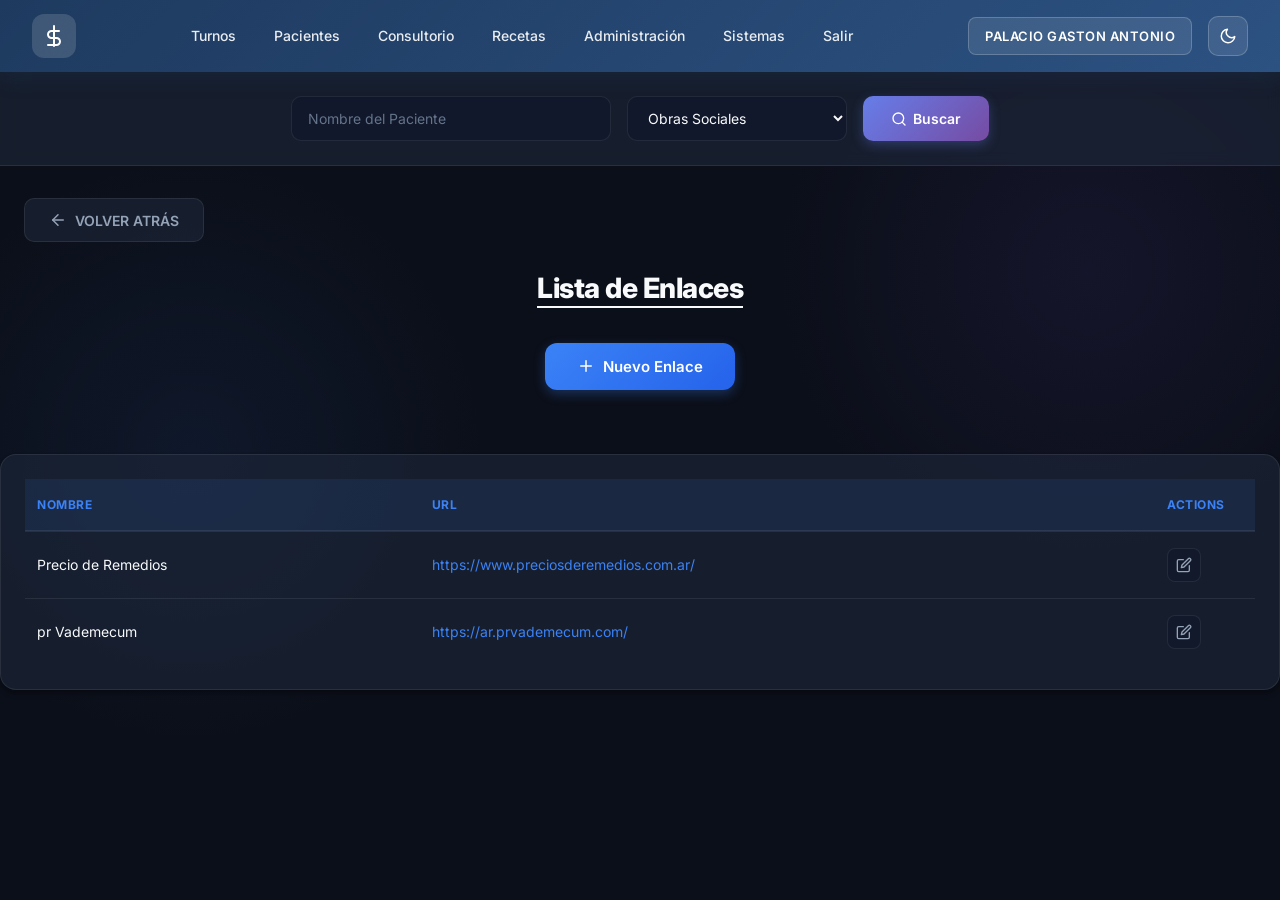
<file: enlaces.html>
<!DOCTYPE html>
<html lang="es" data-theme="dark">
<head>
  <meta charset="UTF-8">
  <meta name="viewport" content="width=device-width, initial-scale=1.0">
  <title>Lista de Enlaces - Centro Médico Palacio</title>
  <link rel="stylesheet" href="enlaces.css">
  <link href="https://fonts.googleapis.com/css2?family=Inter:wght@400;500;600;700&display=swap" rel="stylesheet">
</head>
<body>

  <header class="header">
    <div class="header-left">
      <p class="logo-icon">
        <svg viewBox="0 0 24 24" fill="none" stroke="currentColor" stroke-width="2" stroke-linecap="round" stroke-linejoin="round">
          <path d="M12 2L12 22M17 7H9.5C8.57174 7 7.6815 7.36875 7.02513 8.02513C6.36875 8.6815 6 9.57174 6 10.5C6 11.4283 6.36875 12.3185 7.02513 12.9749C7.6815 13.6313 8.57174 14 9.5 14H14.5C15.4283 14 16.3185 14.3687 16.9749 15.0251C17.6313 15.6815 18 16.5717 18 17.5C18 18.4283 17.6313 19.3185 16.9749 19.9749C16.3185 20.6313 15.4283 21 14.5 21H6"/>
        </svg>
      </p>
    </div>
    <nav class="nav-menu">
      <a href="turnos.html">Turnos</a>
      <a href="pacientes.html">Pacientes</a>
      <a href="#">Consultorio</a>
      <a href="#">Recetas</a>
      <a href="index.html">Administración</a>
      <a href="sistemas.html">Sistemas</a>
      <a href="#">Salir</a>
    </nav>
    <div class="header-right">
      <span class="user-name" id="userNameDisplay">PALACIO GASTON ANTONIO</span>
      <button id="theme-toggle" class="theme-toggle" aria-label="Cambiar tema">
        <span class="icon">
          <svg class="icon-sun" viewBox="0 0 24 24" fill="none" stroke="currentColor" stroke-width="2" stroke-linecap="round" stroke-linejoin="round">
            <circle cx="12" cy="12" r="5"/><line x1="12" y1="1" x2="12" y2="3"/><line x1="12" y1="21" x2="12" y2="23"/><line x1="4.22" y1="4.22" x2="5.64" y2="5.64"/><line x1="18.36" y1="18.36" x2="19.78" y2="19.78"/><line x1="1" y1="12" x2="3" y2="12"/><line x1="21" y1="12" x2="23" y2="12"/><line x1="4.22" y1="19.78" x2="5.64" y2="18.36"/><line x1="18.36" y1="5.64" x2="19.78" y2="4.22"/>
          </svg>
          <svg class="icon-moon" viewBox="0 0 24 24" fill="none" stroke="currentColor" stroke-width="2" stroke-linecap="round" stroke-linejoin="round" style="display:none;">
            <path d="M21 12.79A9 9 0 1 1 11.21 3 7 7 0 0 0 21 12.79z"/>
          </svg>
        </span>
      </button>
    </div>
  </header>

  <section class="search-bar">
    <input type="text" placeholder="Nombre del Paciente" class="input-paciente">
    <select class="select-obra">
      <option value="">Obras Sociales</option>
      <option value="Particular">Particular</option>
      <option value="ACA SALUD">ACA SALUD</option>
      <option value="AMFFA">AMFFA</option>
      <option value="AMSTERDAN SALUD">AMSTERDAN SALUD</option>
      <option value="APLA">APLA</option>
      <option value="APM">APM</option>
      <option value="ASISPRE">ASISPRE</option>
      <option value="ASISTIR">ASISTIR</option>
      <option value="ASISTIR-OSPACA">ASISTIR-OSPACA</option>
      <option value="ASOC. ECLESIASTICA SAN PEDRO">ASOC. ECLESIASTICA SAN PEDRO</option>
      <option value="ASUNT">ASUNT</option>
      <option value="ASUNT (Consulta Especial)">ASUNT (Consulta Especial)</option>
      <option value="BOREAL">BOREAL</option>
      <option value="BOREAL.NET">BOREAL.NET</option>
      <option value="BRAMED SRL">BRAMED SRL</option>
      <option value="CANILLITAS FLORENCIO SANCHEZ">CANILLITAS FLORENCIO SANCHEZ</option>
      <option value="CLINICA MAYO">CLINICA MAYO</option>
      <option value="COLMED OSMEDICA">COLMED OSMEDICA</option>
      <option value="COLMED TODOS MENOS OSMEDICA">COLMED TODOS MENOS OSMEDICA</option>
      <option value="COOP. TRABAJADORES AGRICOLAS">COOP. TRABAJADORES AGRICOLAS</option>
      <option value="COOP. TRABAJADORES EVENTUR">COOP. TRABAJADORES EVENTUR</option>
      <option value="COOP. TRABAJADORES HUMANA">COOP. TRABAJADORES HUMANA</option>
      <option value="COOP. TRABAJADORES INSTALADORES">COOP. TRABAJADORES INSTALADORES</option>
      <option value="CRISTAL SALUD - APPI SRL">CRISTAL SALUD - APPI SRL</option>
      <option value="DASUTEN">DASUTEN</option>
      <option value="DIARIOS Y REVISTAS">DIARIOS Y REVISTAS</option>
      <option value="DIBA">DIBA</option>
      <option value="FARMACIA (GAPRESA)">FARMACIA (GAPRESA)</option>
      <option value="FOTIA - OSPAAТ">FOTIA - OSPAAТ</option>
      <option value="FUERZA AEREA">FUERZA AEREA</option>
      <option value="GALENO">GALENO</option>
      <option value="GALENO CONSULTIN GROUP">GALENO CONSULTIN GROUP</option>
      <option value="GALVEZ">GALVEZ</option>
      <option value="INTERSALUD">INTERSALUD</option>
      <option value="IOSE">IOSE</option>
      <option value="JERARQUICOS SALUD">JERARQUICOS SALUD</option>
      <option value="LUIS PASTEUR">LUIS PASTEUR</option>
      <option value="MAPFRE">MAPFRE</option>
      <option value="MEDICUS">MEDICUS</option>
      <option value="MEDIFE">MEDIFE</option>
      <option value="MITA">MITA</option>
      <option value="MORA">MORA</option>
      <option value="MUTUAL 10 DE ABRIL">MUTUAL 10 DE ABRIL</option>
      <option value="MUTUAL PERSONAL AGUA Y ENERGIA">MUTUAL PERSONAL AGUA Y ENERGIA</option>
      <option value="NOR MEDICA">NOR MEDICA</option>
      <option value="NORTE SALUD">NORTE SALUD</option>
      <option value="OMINT">OMINT</option>
      <option value="OPDEA">OPDEA</option>
      <option value="ORDEN PRESTADA">ORDEN PRESTADA</option>
      <option value="OSACRA">OSACRA</option>
      <option value="OSAPM">OSAPM</option>
      <option value="OSDDIP">OSDDIP</option>
      <option value="OSDE">OSDE</option>
      <option value="OSDOP">OSDOP</option>
      <option value="OSETYA">OSETYA</option>
      <option value="OSFATUN">OSFATUN</option>
      <option value="OSJERA (Jerarquicos Rep. Argentina)">OSJERA (Jerarquicos Rep. Argentina)</option>
      <option value="OSMATA">OSMATA</option>
      <option value="OSMITA">OSMITA</option>
      <option value="OSPA (Personal Aeronautico)">OSPA (Personal Aeronautico)</option>
      <option value="OSPECOM">OSPECOM</option>
      <option value="OSPEGAP (Petroleros)">OSPEGAP (Petroleros)</option>
      <option value="OSPERSAAMS">OSPERSAAMS</option>
      <option value="OSPERYHRA">OSPERYHRA</option>
      <option value="OSPES (Estaciones de Servicio)">OSPES (Estaciones de Servicio)</option>
      <option value="OSPIA AZUCARERA">OSPIA AZUCARERA</option>
      <option value="OSPIL (Lecheros)">OSPIL (Lecheros)</option>
      <option value="OSPIP">OSPIP</option>
      <option value="OSPLAD">OSPLAD</option>
      <option value="OSPRERA">OSPRERA</option>
      <option value="OSPTA (Tecnico Aeronautico)">OSPTA (Tecnico Aeronautico)</option>
      <option value="OSSEG (SEGUROS)">OSSEG (SEGUROS)</option>
      <option value="OSSEIF (Ing. La Fronterita)">OSSEIF (Ing. La Fronterita)</option>
      <option value="OSSEIÑ (Ing. Ñuñorco)">OSSEIÑ (Ing. Ñuñorco)</option>
      <option value="PAMI">PAMI</option>
      <option value="PARA REINTEGRO">PARA REINTEGRO</option>
      <option value="PARQUE SALUD">PARQUE SALUD</option>
      <option value="PARTICULAR">PARTICULAR</option>
      <option value="PATRONES DE CABOTAJE">PATRONES DE CABOTAJE</option>
      <option value="PODER JUDICIAL">PODER JUDICIAL</option>
      <option value="POLICIA FEDERAL">POLICIA FEDERAL</option>
      <option value="PRENSA">PRENSA</option>
      <option value="PREVENCION SALUD">PREVENCION SALUD</option>
      <option value="RED DE SEGUROS MEDICOS">RED DE SEGUROS MEDICOS</option>
      <option value="SADAIC">SADAIC</option>
      <option value="SANATORIO ROCA">SANATORIO ROCA</option>
      <option value="SANATORIO SARMIENTO">SANATORIO SARMIENTO</option>
      <option value="SANCOR SALUD">SANCOR SALUD</option>
      <option value="SEGURO ESOLAR DE LA PROV.">SEGURO ESOLAR DE LA PROV.</option>
      <option value="SERRA">SERRA</option>
      <option value="SERVESALUD">SERVESALUD</option>
      <option value="SIN CARGO">SIN CARGO</option>
      <option value="SIN COPAGO PEDIATRIA">SIN COPAGO PEDIATRIA</option>
      <option value="SOREMER">SOREMER</option>
      <option value="SUBOFICIALES RETIRADOS">SUBOFICIALES RETIRADOS</option>
      <option value="SUBSIDIO DE SALUD">SUBSIDIO DE SALUD</option>
      <option value="SWISS MEDICAL">SWISS MEDICAL</option>
      <option value="TV SALUD">TV SALUD</option>
      <option value="UNION PERSONAL">UNION PERSONAL</option>
      <option value="UOM (OSUOMRA-Forjar Salud)">UOM (OSUOMRA-Forjar Salud)</option>
      <option value="UP Union Personal">UP Union Personal</option>
      <option value="UTA">UTA</option>
    </select>
    <button class="btn-buscar">
      <svg viewBox="0 0 24 24" fill="none" stroke="currentColor" stroke-width="2" stroke-linecap="round" stroke-linejoin="round" style="width:16px;height:16px;margin-right:6px;">
        <circle cx="11" cy="11" r="8"/><line x1="21" y1="21" x2="16.65" y2="16.65"/>
      </svg>
      Buscar
    </button>
  </section>

  <main class="main-content">
    
    <div class="back-button-container">
      <button class="btn-volver" onclick="window.history.back()">
        <svg viewBox="0 0 24 24" fill="none" stroke="currentColor" stroke-width="2" stroke-linecap="round" stroke-linejoin="round" style="width:18px;height:18px;margin-right:8px;">
          <line x1="19" y1="12" x2="5" y2="12"/><polyline points="12 19 5 12 12 5"/>
        </svg>
        VOLVER ATRÁS
      </button>
    </div>

    <h1 class="page-title">Lista de Enlaces</h1>

    <div class="action-container">
      <button class="btn-nuevo" id="btnNuevoEnlace">
        <svg viewBox="0 0 24 24" fill="none" stroke="currentColor" stroke-width="2" stroke-linecap="round" stroke-linejoin="round" style="width:18px;height:18px;margin-right:8px;">
          <line x1="12" y1="5" x2="12" y2="19"/><line x1="5" y1="12" x2="19" y2="12"/>
        </svg>
        Nuevo Enlace
      </button>
    </div>

  </main>

  <div class="table-section">
    <div class="table-container">
      <table class="enlaces-table">
        <thead>
          <tr>
            <th>Nombre</th>
            <th>Url</th>
            <th style="width: 100px;">Actions</th>
          </tr>
        </thead>
        <tbody id="tablaEnlaces">
          <!-- 
            ============================================================
            TODO: CARGA DE ENLACES
            ============================================================
            Aquí debe ir la lógica para cargar los enlaces desde
            la base de datos.
            
            Cada fila debe tener la siguiente estructura:
            
            <tr data-enlace-id="ID">
              <td>NOMBRE_ENLACE</td>
              <td><a href="URL" target="_blank">URL</a></td>
              <td>
                <button class="btn-icon btn-edit" title="Editar">
                  <svg>...</svg>
                </button>
              </td>
            </tr>
            
            Si no hay enlaces, mostrar el estado vacío con id="estadoVacio"
            ============================================================
          -->
          <tr>
            <td>Precio de Remedios</td>
            <td><a href="https://www.preciosderemedios.com.ar/" target="_blank">https://www.preciosderemedios.com.ar/</a></td>
            <td>
              <button class="btn-icon btn-edit" title="Editar">
                <svg viewBox="0 0 24 24" fill="none" stroke="currentColor" stroke-width="2" stroke-linecap="round" stroke-linejoin="round">
                  <path d="M11 4H4a2 2 0 0 0-2 2v14a2 2 0 0 0 2 2h14a2 2 0 0 0 2-2v-7"/><path d="M18.5 2.5a2.121 2.121 0 0 1 3 3L12 15l-4 1 1-4 9.5-9.5z"/>
                </svg>
              </button>
            </td>
          </tr>
          <tr>
            <td>pr Vademecum</td>
            <td><a href="https://ar.prvademecum.com/" target="_blank">https://ar.prvademecum.com/</a></td>
            <td>
              <button class="btn-icon btn-edit" title="Editar">
                <svg viewBox="0 0 24 24" fill="none" stroke="currentColor" stroke-width="2" stroke-linecap="round" stroke-linejoin="round">
                  <path d="M11 4H4a2 2 0 0 0-2 2v14a2 2 0 0 0 2 2h14a2 2 0 0 0 2-2v-7"/><path d="M18.5 2.5a2.121 2.121 0 0 1 3 3L12 15l-4 1 1-4 9.5-9.5z"/>
                </svg>
              </button>
            </td>
          </tr>
        </tbody>
      </table>

      <div class="empty-state" id="estadoVacio" style="display:none;">
        <svg viewBox="0 0 24 24" fill="none" stroke="currentColor" stroke-width="1.5" stroke-linecap="round" stroke-linejoin="round" style="width:64px;height:64px;opacity:0.4;">
          <path d="M10 13a5 5 0 0 0 7.54.54l3-3a5 5 0 0 0-7.07-7.07l-1.72 1.71"/><path d="M14 11a5 5 0 0 0-7.54-.54l-3 3a5 5 0 0 0 7.07 7.07l1.71-1.71"/>
        </svg>
        <h3>No hay enlaces registrados</h3>
        <p>Los enlaces aparecerán aquí.</p>
      </div>
    </div>
  </div>

  <script>
    const themeToggle = document.getElementById('theme-toggle');
    const html = document.documentElement;
    const iconSun = document.querySelector('.icon-sun');
    const iconMoon = document.querySelector('.icon-moon');

    const savedTheme = localStorage.getItem('theme') || 'dark';
    html.setAttribute('data-theme', savedTheme);
    updateThemeIcon(savedTheme);

    themeToggle.addEventListener('click', () => {
      const currentTheme = html.getAttribute('data-theme');
      const newTheme = currentTheme === 'dark' ? 'light' : 'dark';
      html.setAttribute('data-theme', newTheme);
      localStorage.setItem('theme', newTheme);
      updateThemeIcon(newTheme);
    });

    function updateThemeIcon(theme) {
      if (theme === 'dark') {
        iconSun.style.display = 'none';
        iconMoon.style.display = 'block';
      } else {
        iconSun.style.display = 'block';
        iconMoon.style.display = 'none';
      }
    }

    document.getElementById('btnNuevoEnlace').addEventListener('click', () => {
      console.log('Nuevo enlace');
      // TODO: Abrir modal de nuevo enlace
    });
  </script>
</body>
</html>
</file>
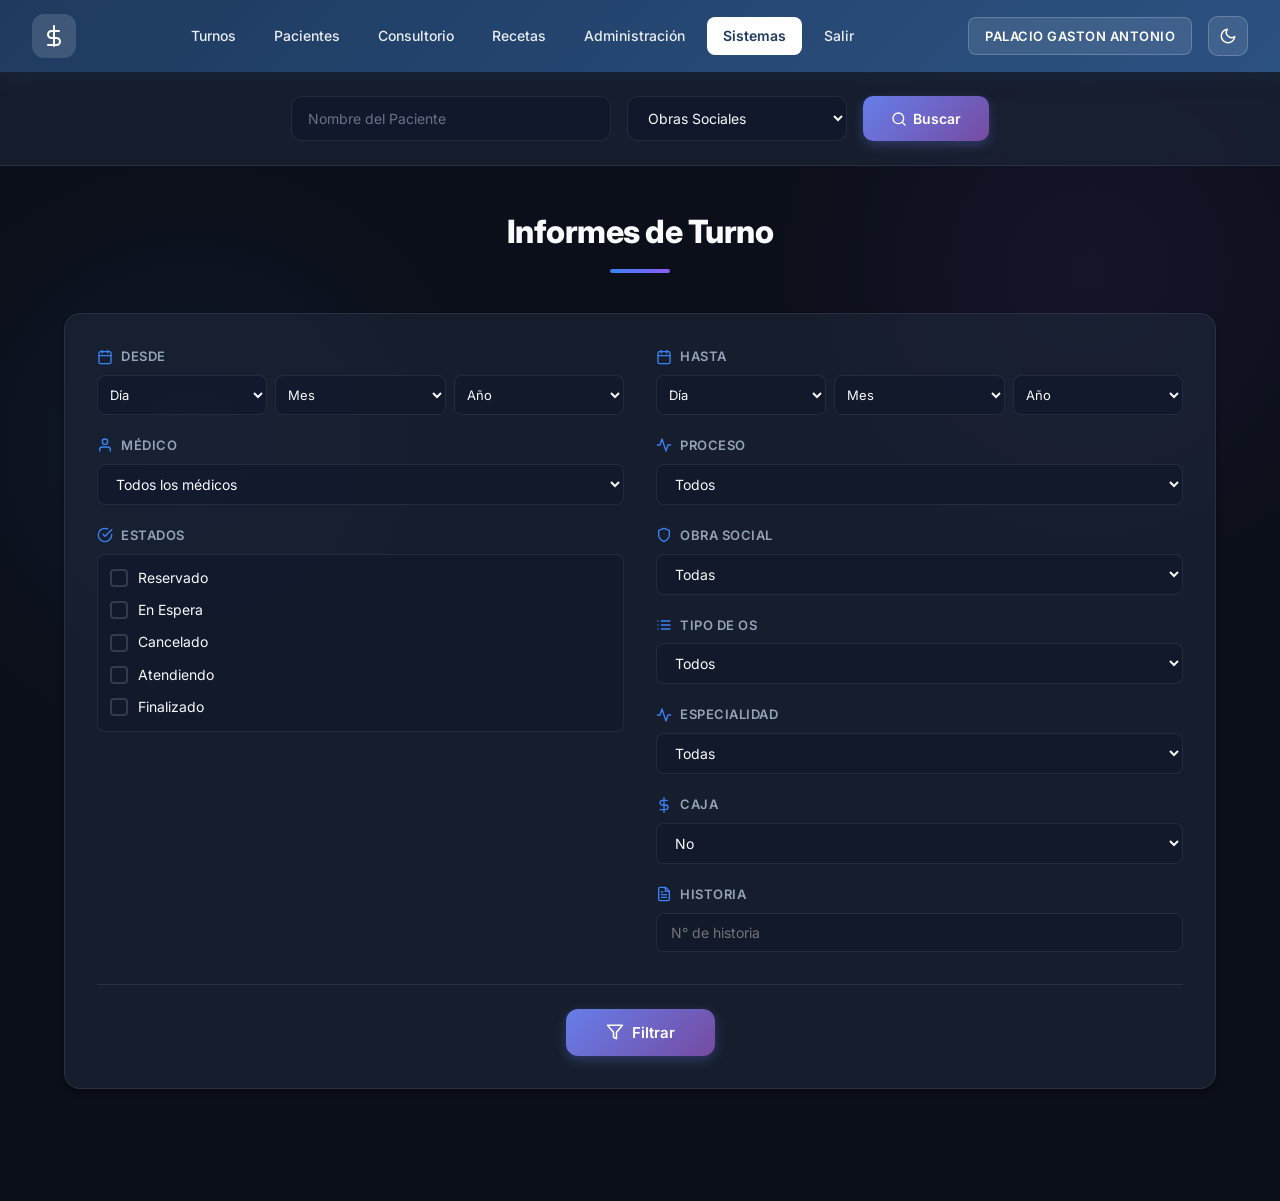
<file: informes-turno.html>
<!DOCTYPE html>
<html lang="es" data-theme="dark">
<head>
  <meta charset="UTF-8">
  <meta name="viewport" content="width=device-width, initial-scale=1.0">
  <title>Informes de Turno - Centro Médico Palacio</title>
  <link rel="stylesheet" href="informes-turno.css">
  <link href="https://fonts.googleapis.com/css2?family=Inter:wght@400;500;600;700&display=swap" rel="stylesheet">
</head>
<body>

  <!-- HEADER: Navegación principal -->
  <header class="header">
    <div class="header-left">
      <p class="logo-icon">
        <svg viewBox="0 0 24 24" fill="none" stroke="currentColor" stroke-width="2" stroke-linecap="round" stroke-linejoin="round">
          <path d="M12 2L12 22M17 7H9.5C8.57174 7 7.6815 7.36875 7.02513 8.02513C6.36875 8.6815 6 9.57174 6 10.5C6 11.4283 6.36875 12.3185 7.02513 12.9749C7.6815 13.6313 8.57174 14 9.5 14H14.5C15.4283 14 16.3185 14.3687 16.9749 15.0251C17.6313 15.6815 18 16.5717 18 17.5C18 18.4283 17.6313 19.3185 16.9749 19.9749C16.3185 20.6313 15.4283 21 14.5 21H6"/>
        </svg>
      </p>
    </div>
    <nav class="nav-menu">
      <a href="#">Turnos</a>
      <a href="#">Pacientes</a>
      <a href="#">Consultorio</a>
      <a href="#">Recetas</a>
      <a href="index.html">Administración</a>
      <a href="sistemas.html" class="active">Sistemas</a>
      <a href="#">Salir</a>
    </nav>
    <div class="header-right">
      <span class="user-name">PALACIO GASTON ANTONIO</span>
      <button id="theme-toggle" class="theme-toggle" aria-label="Cambiar tema">
        <span class="icon">
          <svg class="icon-sun" viewBox="0 0 24 24" fill="none" stroke="currentColor" stroke-width="2" stroke-linecap="round" stroke-linejoin="round">
            <circle cx="12" cy="12" r="5"/><line x1="12" y1="1" x2="12" y2="3"/><line x1="12" y1="21" x2="12" y2="23"/><line x1="4.22" y1="4.22" x2="5.64" y2="5.64"/><line x1="18.36" y1="18.36" x2="19.78" y2="19.78"/><line x1="1" y1="12" x2="3" y2="12"/><line x1="21" y1="12" x2="23" y2="12"/><line x1="4.22" y1="19.78" x2="5.64" y2="18.36"/><line x1="18.36" y1="5.64" x2="19.78" y2="4.22"/>
          </svg>
          <svg class="icon-moon" viewBox="0 0 24 24" fill="none" stroke="currentColor" stroke-width="2" stroke-linecap="round" stroke-linejoin="round" style="display:none;">
            <path d="M21 12.79A9 9 0 1 1 11.21 3 7 7 0 0 0 21 12.79z"/>
          </svg>
        </span>
      </button>
    </div>
  </header>

  <!-- BARRA DE BÚSQUEDA -->
  <section class="search-bar">
    <input type="text" placeholder="Nombre del Paciente" class="input-paciente">
    <select class="select-obra">
  <option value="">Obras Sociales</option>
  <option value="Particular">Particular</option>
  <option value="ACA SALUD">ACA SALUD</option>
  <option value="AMFFA">AMFFA</option>
  <option value="AMSTERDAN SALUD">AMSTERDAN SALUD</option>
  <option value="APLA">APLA</option>
  <option value="APM">APM</option>
  <option value="ASISPRE">ASISPRE</option>
  <option value="ASISTIR">ASISTIR</option>
  <option value="ASISTIR-OSPACA">ASISTIR-OSPACA</option>
  <option value="ASOC. ECLESIASTICA SAN PEDRO">ASOC. ECLESIASTICA SAN PEDRO</option>
  <option value="ASUNT">ASUNT</option>
  <option value="ASUNT (Consulta Especial)">ASUNT (Consulta Especial)</option>
  <option value="BOREAL">BOREAL</option>
  <option value="BOREAL.NET">BOREAL.NET</option>
  <option value="BRAMED SRL">BRAMED SRL</option>
  <option value="CANILLITAS FLORENCIO SANCHEZ">CANILLITAS FLORENCIO SANCHEZ</option>
  <option value="CLINICA MAYO">CLINICA MAYO</option>
  <option value="COLMED OSMEDICA">COLMED OSMEDICA</option>
  <option value="COLMED TODOS MENOS OSMEDICA">COLMED TODOS MENOS OSMEDICA</option>
  <option value="COOP. TRABAJADORES AGRICOLAS">COOP. TRABAJADORES AGRICOLAS</option>
  <option value="COOP. TRABAJADORES EVENTUR">COOP. TRABAJADORES EVENTUR</option>
  <option value="COOP. TRABAJADORES HUMANA">COOP. TRABAJADORES HUMANA</option>
  <option value="COOP. TRABAJADORES INSTALADORES">COOP. TRABAJADORES INSTALADORES</option>
  <option value="CRISTAL SALUD - APPI SRL">CRISTAL SALUD - APPI SRL</option>
  <option value="DASUTEN">DASUTEN</option>
  <option value="DIARIOS Y REVISTAS">DIARIOS Y REVISTAS</option>
  <option value="DIBA">DIBA</option>
  <option value="FARMACIA (GAPRESA)">FARMACIA (GAPRESA)</option>
  <option value="FOTIA - OSPAAТ">FOTIA - OSPAAТ</option>
  <option value="FUERZA AEREA">FUERZA AEREA</option>
  <option value="GALENO">GALENO</option>
  <option value="GALENO CONSULTIN GROUP">GALENO CONSULTIN GROUP</option>
  <option value="GALVEZ">GALVEZ</option>
  <option value="INTERSALUD">INTERSALUD</option>
  <option value="IOSE">IOSE</option>
  <option value="JERARQUICOS SALUD">JERARQUICOS SALUD</option>
  <option value="LUIS PASTEUR">LUIS PASTEUR</option>
  <option value="MAPFRE">MAPFRE</option>
  <option value="MEDICUS">MEDICUS</option>
  <option value="MEDIFE">MEDIFE</option>
  <option value="MITA">MITA</option>
  <option value="MORA">MORA</option>
  <option value="MUTUAL 10 DE ABRIL">MUTUAL 10 DE ABRIL</option>
  <option value="MUTUAL PERSONAL AGUA Y ENERGIA">MUTUAL PERSONAL AGUA Y ENERGIA</option>
  <option value="NOR MEDICA">NOR MEDICA</option>
  <option value="NORTE SALUD">NORTE SALUD</option>
  <option value="OMINT">OMINT</option>
  <option value="OPDEA">OPDEA</option>
  <option value="ORDEN PRESTADA">ORDEN PRESTADA</option>
  <option value="OSACRA">OSACRA</option>
  <option value="OSAPM">OSAPM</option>
  <option value="OSDDIP">OSDDIP</option>
  <option value="OSDE">OSDE</option>
  <option value="OSDOP">OSDOP</option>
  <option value="OSETYA">OSETYA</option>
  <option value="OSFATUN">OSFATUN</option>
  <option value="OSJERA (Jerarquicos Rep. Argentina)">OSJERA (Jerarquicos Rep. Argentina)</option>
  <option value="OSMATA">OSMATA</option>
  <option value="OSMITA">OSMITA</option>
  <option value="OSPA (Personal Aeronautico)">OSPA (Personal Aeronautico)</option>
  <option value="OSPECOM">OSPECOM</option>
  <option value="OSPEGAP (Petroleros)">OSPEGAP (Petroleros)</option>
  <option value="OSPERSAAMS">OSPERSAAMS</option>
  <option value="OSPERYHRA">OSPERYHRA</option>
  <option value="OSPES (Estaciones de Servicio)">OSPES (Estaciones de Servicio)</option>
  <option value="OSPIA AZUCARERA">OSPIA AZUCARERA</option>
  <option value="OSPIL (Lecheros)">OSPIL (Lecheros)</option>
  <option value="OSPIP">OSPIP</option>
  <option value="OSPLAD">OSPLAD</option>
  <option value="OSPRERA">OSPRERA</option>
  <option value="OSPTA (Tecnico Aeronautico)">OSPTA (Tecnico Aeronautico)</option>
  <option value="OSSEG (SEGUROS)">OSSEG (SEGUROS)</option>
  <option value="OSSEIF (Ing. La Fronterita)">OSSEIF (Ing. La Fronterita)</option>
  <option value="OSSEIÑ (Ing. Ñuñorco)">OSSEIÑ (Ing. Ñuñorco)</option>
  <option value="PAMI">PAMI</option>
  <option value="PARA REINTEGRO">PARA REINTEGRO</option>
  <option value="PARQUE SALUD">PARQUE SALUD</option>
  <option value="PARTICULAR">PARTICULAR</option>
  <option value="PATRONES DE CABOTAJE">PATRONES DE CABOTAJE</option>
  <option value="PODER JUDICIAL">PODER JUDICIAL</option>
  <option value="POLICIA FEDERAL">POLICIA FEDERAL</option>
  <option value="PRENSA">PRENSA</option>
  <option value="PREVENCION SALUD">PREVENCION SALUD</option>
  <option value="RED DE SEGUROS MEDICOS">RED DE SEGUROS MEDICOS</option>
  <option value="SADAIC">SADAIC</option>
  <option value="SANATORIO ROCA">SANATORIO ROCA</option>
  <option value="SANATORIO SARMIENTO">SANATORIO SARMIENTO</option>
  <option value="SANCOR SALUD">SANCOR SALUD</option>
  <option value="SEGURO ESOLAR DE LA PROV.">SEGURO ESOLAR DE LA PROV.</option>
  <option value="SERRA">SERRA</option>
  <option value="SERVESALUD">SERVESALUD</option>
  <option value="SIN CARGO">SIN CARGO</option>
  <option value="SIN COPAGO PEDIATRIA">SIN COPAGO PEDIATRIA</option>
  <option value="SOREMER">SOREMER</option>
  <option value="SUBOFICIALES RETIRADOS">SUBOFICIALES RETIRADOS</option>
  <option value="SUBSIDIO DE SALUD">SUBSIDIO DE SALUD</option>
  <option value="SWISS MEDICAL">SWISS MEDICAL</option>
  <option value="TV SALUD">TV SALUD</option>
  <option value="UNION PERSONAL">UNION PERSONAL</option>
  <option value="UOM (OSUOMRA-Forjar Salud)">UOM (OSUOMRA-Forjar Salud)</option>
  <option value="UP Union Personal">UP Union Personal</option>
  <option value="UTA">UTA</option>
</select>
    <button class="btn-buscar">
      <svg viewBox="0 0 24 24" fill="none" stroke="currentColor" stroke-width="2" stroke-linecap="round" stroke-linejoin="round" style="width:16px;height:16px;margin-right:6px;">
        <circle cx="11" cy="11" r="8"/><line x1="21" y1="21" x2="16.65" y2="16.65"/>
      </svg>
      Buscar
    </button>
  </section>

  <main class="main-content">
    <h1 class="page-title">Informes de Turno</h1>

    <!-- FORMULARIO DE FILTROS -->
    <div class="filters-container">
      <form id="formFiltros" class="filters-form">
        
        <!-- COLUMNA IZQUIERDA -->
        <div class="filter-column">
          
          <!-- Rango Desde -->
          <div class="filter-group">
            <label class="filter-label">
              <svg viewBox="0 0 24 24" fill="none" stroke="currentColor" stroke-width="2" stroke-linecap="round" stroke-linejoin="round" style="width:16px;height:16px;">
                <rect x="3" y="4" width="18" height="18" rx="2" ry="2"/><line x1="16" y1="2" x2="16" y2="6"/><line x1="8" y1="2" x2="8" y2="6"/><line x1="3" y1="10" x2="21" y2="10"/>
              </svg>
              Desde
            </label>
            <div class="date-inputs">
              <select class="filter-select" id="desdeDia">
                <option value="">Día</option>
                <!-- TODO: Generar días del 1 al 31 -->
              </select>
              <select class="filter-select" id="desdeMes">
                <option value="">Mes</option>
                <!-- TODO: Generar meses -->
              </select>
              <select class="filter-select" id="desdeAnio">
                <option value="">Año</option>
                <!-- TODO: Generar años -->
              </select>
            </div>
          </div>

          <!-- Médico -->
          <div class="filter-group">
            <label class="filter-label">
              <svg viewBox="0 0 24 24" fill="none" stroke="currentColor" stroke-width="2" stroke-linecap="round" stroke-linejoin="round" style="width:16px;height:16px;">
                <path d="M20 21v-2a4 4 0 0 0-4-4H8a4 4 0 0 0-4 4v2"/><circle cx="12" cy="7" r="4"/>
              </svg>
              Médico
            </label>
            <select class="filter-select" id="filtroMedico">
              <option value="">Todos los médicos</option>
              <!-- TODO: Cargar médicos desde la base de datos -->
            </select>
          </div>

          <!-- Estados -->
          <div class="filter-group">
            <label class="filter-label">
              <svg viewBox="0 0 24 24" fill="none" stroke="currentColor" stroke-width="2" stroke-linecap="round" stroke-linejoin="round" style="width:16px;height:16px;">
                <path d="M22 11.08V12a10 10 0 1 1-5.93-9.14"/><polyline points="22 4 12 14.01 9 11.01"/>
              </svg>
              Estados
            </label>
            <div class="checkbox-group">
              <label class="checkbox-label">
                <input type="checkbox" name="estado" value="Reservado">
                <span class="checkbox-custom"></span>
                Reservado
              </label>
              <label class="checkbox-label">
                <input type="checkbox" name="estado" value="En_Espera">
                <span class="checkbox-custom"></span>
                En Espera
              </label>
              <label class="checkbox-label">
                <input type="checkbox" name="estado" value="Cancelado">
                <span class="checkbox-custom"></span>
                Cancelado
              </label>
              <label class="checkbox-label">
                <input type="checkbox" name="estado" value="Atendiendo">
                <span class="checkbox-custom"></span>
                Atendiendo
              </label>
              <label class="checkbox-label">
                <input type="checkbox" name="estado" value="Finalizado">
                <span class="checkbox-custom"></span>
                Finalizado
              </label>
            </div>
          </div>

        </div>

        <!-- COLUMNA DERECHA -->
        <div class="filter-column">
          
          <!-- Rango Hasta -->
          <div class="filter-group">
            <label class="filter-label">
              <svg viewBox="0 0 24 24" fill="none" stroke="currentColor" stroke-width="2" stroke-linecap="round" stroke-linejoin="round" style="width:16px;height:16px;">
                <rect x="3" y="4" width="18" height="18" rx="2" ry="2"/><line x1="16" y1="2" x2="16" y2="6"/><line x1="8" y1="2" x2="8" y2="6"/><line x1="3" y1="10" x2="21" y2="10"/>
              </svg>
              Hasta
            </label>
            <div class="date-inputs">
              <select class="filter-select" id="hastaDia">
                <option value="">Día</option>
              </select>
              <select class="filter-select" id="hastaMes">
                <option value="">Mes</option>
              </select>
              <select class="filter-select" id="hastaAnio">
                <option value="">Año</option>
              </select>
            </div>
          </div>

          <!-- Proceso -->
          <div class="filter-group">
            <label class="filter-label">
              <svg viewBox="0 0 24 24" fill="none" stroke="currentColor" stroke-width="2" stroke-linecap="round" stroke-linejoin="round" style="width:16px;height:16px;">
                <polyline points="22 12 18 12 15 21 9 3 6 12 2 12"/>
              </svg>
              Proceso
            </label>
            <select class="filter-select" id="filtroProceso">
              <option value="">Todos</option>
              <!-- TODO: Cargar procesos -->
            </select>
          </div>

          <!-- Obra Social -->
          <div class="filter-group">
            <label class="filter-label">
              <svg viewBox="0 0 24 24" fill="none" stroke="currentColor" stroke-width="2" stroke-linecap="round" stroke-linejoin="round" style="width:16px;height:16px;">
                <path d="M12 22s8-4 8-10V5l-8-3-8 3v7c0 6 8 10 8 10z"/>
              </svg>
              Obra Social
            </label>
            <select class="filter-select" id="filtroObraSocial">
              <option value="">Todas</option>

  <option value="">Obras Sociales</option>
  <option value="Particular">Particular</option>
  <option value="ACA SALUD">ACA SALUD</option>
  <option value="AMFFA">AMFFA</option>
  <option value="AMSTERDAN SALUD">AMSTERDAN SALUD</option>
  <option value="APLA">APLA</option>
  <option value="APM">APM</option>
  <option value="ASISPRE">ASISPRE</option>
  <option value="ASISTIR">ASISTIR</option>
  <option value="ASISTIR-OSPACA">ASISTIR-OSPACA</option>
  <option value="ASOC. ECLESIASTICA SAN PEDRO">ASOC. ECLESIASTICA SAN PEDRO</option>
  <option value="ASUNT">ASUNT</option>
  <option value="ASUNT (Consulta Especial)">ASUNT (Consulta Especial)</option>
  <option value="BOREAL">BOREAL</option>
  <option value="BOREAL.NET">BOREAL.NET</option>
  <option value="BRAMED SRL">BRAMED SRL</option>
  <option value="CANILLITAS FLORENCIO SANCHEZ">CANILLITAS FLORENCIO SANCHEZ</option>
  <option value="CLINICA MAYO">CLINICA MAYO</option>
  <option value="COLMED OSMEDICA">COLMED OSMEDICA</option>
  <option value="COLMED TODOS MENOS OSMEDICA">COLMED TODOS MENOS OSMEDICA</option>
  <option value="COOP. TRABAJADORES AGRICOLAS">COOP. TRABAJADORES AGRICOLAS</option>
  <option value="COOP. TRABAJADORES EVENTUR">COOP. TRABAJADORES EVENTUR</option>
  <option value="COOP. TRABAJADORES HUMANA">COOP. TRABAJADORES HUMANA</option>
  <option value="COOP. TRABAJADORES INSTALADORES">COOP. TRABAJADORES INSTALADORES</option>
  <option value="CRISTAL SALUD - APPI SRL">CRISTAL SALUD - APPI SRL</option>
  <option value="DASUTEN">DASUTEN</option>
  <option value="DIARIOS Y REVISTAS">DIARIOS Y REVISTAS</option>
  <option value="DIBA">DIBA</option>
  <option value="FARMACIA (GAPRESA)">FARMACIA (GAPRESA)</option>
  <option value="FOTIA - OSPAAТ">FOTIA - OSPAAТ</option>
  <option value="FUERZA AEREA">FUERZA AEREA</option>
  <option value="GALENO">GALENO</option>
  <option value="GALENO CONSULTIN GROUP">GALENO CONSULTIN GROUP</option>
  <option value="GALVEZ">GALVEZ</option>
  <option value="INTERSALUD">INTERSALUD</option>
  <option value="IOSE">IOSE</option>
  <option value="JERARQUICOS SALUD">JERARQUICOS SALUD</option>
  <option value="LUIS PASTEUR">LUIS PASTEUR</option>
  <option value="MAPFRE">MAPFRE</option>
  <option value="MEDICUS">MEDICUS</option>
  <option value="MEDIFE">MEDIFE</option>
  <option value="MITA">MITA</option>
  <option value="MORA">MORA</option>
  <option value="MUTUAL 10 DE ABRIL">MUTUAL 10 DE ABRIL</option>
  <option value="MUTUAL PERSONAL AGUA Y ENERGIA">MUTUAL PERSONAL AGUA Y ENERGIA</option>
  <option value="NOR MEDICA">NOR MEDICA</option>
  <option value="NORTE SALUD">NORTE SALUD</option>
  <option value="OMINT">OMINT</option>
  <option value="OPDEA">OPDEA</option>
  <option value="ORDEN PRESTADA">ORDEN PRESTADA</option>
  <option value="OSACRA">OSACRA</option>
  <option value="OSAPM">OSAPM</option>
  <option value="OSDDIP">OSDDIP</option>
  <option value="OSDE">OSDE</option>
  <option value="OSDOP">OSDOP</option>
  <option value="OSETYA">OSETYA</option>
  <option value="OSFATUN">OSFATUN</option>
  <option value="OSJERA (Jerarquicos Rep. Argentina)">OSJERA (Jerarquicos Rep. Argentina)</option>
  <option value="OSMATA">OSMATA</option>
  <option value="OSMITA">OSMITA</option>
  <option value="OSPA (Personal Aeronautico)">OSPA (Personal Aeronautico)</option>
  <option value="OSPECOM">OSPECOM</option>
  <option value="OSPEGAP (Petroleros)">OSPEGAP (Petroleros)</option>
  <option value="OSPERSAAMS">OSPERSAAMS</option>
  <option value="OSPERYHRA">OSPERYHRA</option>
  <option value="OSPES (Estaciones de Servicio)">OSPES (Estaciones de Servicio)</option>
  <option value="OSPIA AZUCARERA">OSPIA AZUCARERA</option>
  <option value="OSPIL (Lecheros)">OSPIL (Lecheros)</option>
  <option value="OSPIP">OSPIP</option>
  <option value="OSPLAD">OSPLAD</option>
  <option value="OSPRERA">OSPRERA</option>
  <option value="OSPTA (Tecnico Aeronautico)">OSPTA (Tecnico Aeronautico)</option>
  <option value="OSSEG (SEGUROS)">OSSEG (SEGUROS)</option>
  <option value="OSSEIF (Ing. La Fronterita)">OSSEIF (Ing. La Fronterita)</option>
  <option value="OSSEIÑ (Ing. Ñuñorco)">OSSEIÑ (Ing. Ñuñorco)</option>
  <option value="PAMI">PAMI</option>
  <option value="PARA REINTEGRO">PARA REINTEGRO</option>
  <option value="PARQUE SALUD">PARQUE SALUD</option>
  <option value="PARTICULAR">PARTICULAR</option>
  <option value="PATRONES DE CABOTAJE">PATRONES DE CABOTAJE</option>
  <option value="PODER JUDICIAL">PODER JUDICIAL</option>
  <option value="POLICIA FEDERAL">POLICIA FEDERAL</option>
  <option value="PRENSA">PRENSA</option>
  <option value="PREVENCION SALUD">PREVENCION SALUD</option>
  <option value="RED DE SEGUROS MEDICOS">RED DE SEGUROS MEDICOS</option>
  <option value="SADAIC">SADAIC</option>
  <option value="SANATORIO ROCA">SANATORIO ROCA</option>
  <option value="SANATORIO SARMIENTO">SANATORIO SARMIENTO</option>
  <option value="SANCOR SALUD">SANCOR SALUD</option>
  <option value="SEGURO ESOLAR DE LA PROV.">SEGURO ESOLAR DE LA PROV.</option>
  <option value="SERRA">SERRA</option>
  <option value="SERVESALUD">SERVESALUD</option>
  <option value="SIN CARGO">SIN CARGO</option>
  <option value="SIN COPAGO PEDIATRIA">SIN COPAGO PEDIATRIA</option>
  <option value="SOREMER">SOREMER</option>
  <option value="SUBOFICIALES RETIRADOS">SUBOFICIALES RETIRADOS</option>
  <option value="SUBSIDIO DE SALUD">SUBSIDIO DE SALUD</option>
  <option value="SWISS MEDICAL">SWISS MEDICAL</option>
  <option value="TV SALUD">TV SALUD</option>
  <option value="UNION PERSONAL">UNION PERSONAL</option>
  <option value="UOM (OSUOMRA-Forjar Salud)">UOM (OSUOMRA-Forjar Salud)</option>
  <option value="UP Union Personal">UP Union Personal</option>
  <option value="UTA">UTA</option>

              <!-- TODO: Cargar obras sociales -->
            </select>
          </div>

          <!-- Tipo de OS -->
          <div class="filter-group">
            <label class="filter-label">
              <svg viewBox="0 0 24 24" fill="none" stroke="currentColor" stroke-width="2" stroke-linecap="round" stroke-linejoin="round" style="width:16px;height:16px;">
                <line x1="8" y1="6" x2="21" y2="6"/><line x1="8" y1="12" x2="21" y2="12"/><line x1="8" y1="18" x2="21" y2="18"/><line x1="3" y1="6" x2="3.01" y2="6"/><line x1="3" y1="12" x2="3.01" y2="12"/><line x1="3" y1="18" x2="3.01" y2="18"/>
              </svg>
              Tipo de OS
            </label>
            <select class="filter-select" id="filtroTipoOS">
              <option value="">Todos</option>
              <!-- TODO: Cargar tipos de OS -->
            </select>
          </div>

          <!-- Especialidad -->
          <div class="filter-group">
            <label class="filter-label">
              <svg viewBox="0 0 24 24" fill="none" stroke="currentColor" stroke-width="2" stroke-linecap="round" stroke-linejoin="round" style="width:16px;height:16px;">
                <path d="M22 12h-4l-3 9L9 3l-3 9H2"/>
              </svg>
              Especialidad
            </label>
            <select class="filter-select" id="filtroEspecialidad">
              <option value="">Todas</option>
              <!-- TODO: Cargar especialidades -->
            </select>
          </div>

          <!-- Caja -->
          <div class="filter-group">
            <label class="filter-label">
              <svg viewBox="0 0 24 24" fill="none" stroke="currentColor" stroke-width="2" stroke-linecap="round" stroke-linejoin="round" style="width:16px;height:16px;">
                <line x1="12" y1="1" x2="12" y2="23"/><path d="M17 5H9.5a3.5 3.5 0 0 0 0 7h5a3.5 3.5 0 0 1 0 7H6"/>
              </svg>
              Caja
            </label>
            <select class="filter-select" id="filtroCaja">
              <option value="no">No</option>
              <option value="si">Sí</option>
            </select>
          </div>

          <!-- Historia -->
          <div class="filter-group">
            <label class="filter-label">
              <svg viewBox="0 0 24 24" fill="none" stroke="currentColor" stroke-width="2" stroke-linecap="round" stroke-linejoin="round" style="width:16px;height:16px;">
                <path d="M14 2H6a2 2 0 0 0-2 2v16a2 2 0 0 0 2 2h12a2 2 0 0 0 2-2V8z"/><polyline points="14 2 14 8 20 8"/><line x1="16" y1="13" x2="8" y2="13"/><line x1="16" y1="17" x2="8" y2="17"/><polyline points="10 9 9 9 8 9"/>
              </svg>
              Historia
            </label>
            <input type="text" class="filter-input" id="filtroHistoria" placeholder="N° de historia">
          </div>

        </div>

      </form>

      <!-- BOTÓN FILTRAR -->
      <div class="filter-actions">
        <button class="btn-filtrar" id="btnFiltrar">
          <svg viewBox="0 0 24 24" fill="none" stroke="currentColor" stroke-width="2" stroke-linecap="round" stroke-linejoin="round" style="width:18px;height:18px;">
            <polygon points="22 3 2 3 10 12.46 10 19 14 21 14 12.46 22 3"/>
          </svg>
          Filtrar
        </button>
      </div>
    </div>

    <!-- RESULTADOS DE LA BÚSQUEDA -->
    <div class="results-container" id="resultadosContainer" style="display:none;">
      <div class="results-header">
        <h2 class="results-title">
          <svg viewBox="0 0 24 24" fill="none" stroke="currentColor" stroke-width="2" stroke-linecap="round" stroke-linejoin="round" style="width:20px;height:20px;">
            <line x1="8" y1="6" x2="21" y2="6"/><line x1="8" y1="12" x2="21" y2="12"/><line x1="8" y1="18" x2="21" y2="18"/><line x1="3" y1="6" x2="3.01" y2="6"/><line x1="3" y1="12" x2="3.01" y2="12"/><line x1="3" y1="18" x2="3.01" y2="18"/>
          </svg>
          Resultados
        </h2>
        <span class="results-count" id="resultsCount">0 turnos encontrados</span>
      </div>

      <div class="table-container">
        <table class="results-table">
          <thead>
            <tr>
              <th>ID</th>
              <th>Fecha</th>
              <th>Hora</th>
              <th>Paciente</th>
              <th>Médico</th>
              <th>Especialidad</th>
              <th>Obra Social</th>
              <th>Estado</th>
            </tr>
          </thead>
          <tbody id="tablaResultados">
            <!-- 
              ============================================================
              TODO: LÓGICA DE CARGA DE RESULTADOS
              ============================================================
              Aquí debe ir la lógica para cargar los turnos filtrados.
              Cada fila debe tener la siguiente estructura:
              
              <tr>
                <td>ID_TURNO</td>
                <td>FECHA</td>
                <td>HORA</td>
                <td>PACIENTE</td>
                <td>MÉDICO</td>
                <td>ESPECIALIDAD</td>
                <td>OBRA SOCIAL</td>
                <td><span class="estado-badge estado-XXX">ESTADO</span></td>
              </tr>
              
              Clases para estados:
              - estado-Reservado (azul)
              - estado-En_Espera (naranja)
              - estado-Cancelado (rojo)
              - estado-Atendiendo (amarillo)
              - estado-Finalizado (verde)
              ============================================================
            -->
          </tbody>
        </table>

        <!-- ESTADO VACÍO DE RESULTADOS -->
        <div class="empty-state" id="estadoVacioResultados">
          <svg viewBox="0 0 24 24" fill="none" stroke="currentColor" stroke-width="1.5" stroke-linecap="round" stroke-linejoin="round" style="width:64px;height:64px;opacity:0.4;">
            <circle cx="11" cy="11" r="8"/><line x1="21" y1="21" x2="16.65" y2="16.65"/>
          </svg>
          <h3>No se encontraron turnos</h3>
          <p>Intentá ajustar los filtros y volver a buscar.</p>
        </div>
      </div>
    </div>

  </main>

  <script>
    // ==========================================
    // TEMA OSCURO / CLARO
    // ==========================================
    const themeToggle = document.getElementById('theme-toggle');
    const html = document.documentElement;
    const iconSun = document.querySelector('.icon-sun');
    const iconMoon = document.querySelector('.icon-moon');

    const savedTheme = localStorage.getItem('theme') || 'dark';
    html.setAttribute('data-theme', savedTheme);
    updateThemeIcon(savedTheme);

    themeToggle.addEventListener('click', () => {
      const currentTheme = html.getAttribute('data-theme');
      const newTheme = currentTheme === 'dark' ? 'light' : 'dark';
      html.setAttribute('data-theme', newTheme);
      localStorage.setItem('theme', newTheme);
      updateThemeIcon(newTheme);
    });

    function updateThemeIcon(theme) {
      if (theme === 'dark') {
        iconSun.style.display = 'none';
        iconMoon.style.display = 'block';
      } else {
        iconSun.style.display = 'block';
        iconMoon.style.display = 'none';
      }
    }

    // ==========================================
    // TODO: LÓGICA DE FILTROS E INFORMES
    // ==========================================
    // Aquí debe ir la lógica para:
    // 1. Cargar opciones de filtros (médicos, obras sociales, especialidades, etc.)
    // 2. Generar opciones de días/meses/años para los selectores de fecha
    // 3. Manejar el evento de filtrado
    // 4. Realizar la consulta a la base de datos con los filtros seleccionados
    // 5. Mostrar los resultados en la tabla
    // 6. Manejar los badges de estado con colores
    // 7. Exportar resultados (opcional)

    document.getElementById('btnFiltrar').addEventListener('click', () => {
      // TODO: Recopilar todos los filtros y hacer la consulta
      const filtros = {
        desde: {
          dia: document.getElementById('desdeDia').value,
          mes: document.getElementById('desdeMes').value,
          anio: document.getElementById('desdeAnio').value
        },
        hasta: {
          dia: document.getElementById('hastaDia').value,
          mes: document.getElementById('hastaMes').value,
          anio: document.getElementById('hastaAnio').value
        },
        medico: document.getElementById('filtroMedico').value,
        estados: Array.from(document.querySelectorAll('input[name="estado"]:checked')).map(cb => cb.value),
        proceso: document.getElementById('filtroProceso').value,
        obraSocial: document.getElementById('filtroObraSocial').value,
        tipoOS: document.getElementById('filtroTipoOS').value,
        especialidad: document.getElementById('filtroEspecialidad').value,
        caja: document.getElementById('filtroCaja').value,
        historia: document.getElementById('filtroHistoria').value
      };
      
      console.log('Filtros aplicados:', filtros);
      // TODO: Llamar a la función que consulta la base de datos
    });
  </script>
</body>
</html>
</file>
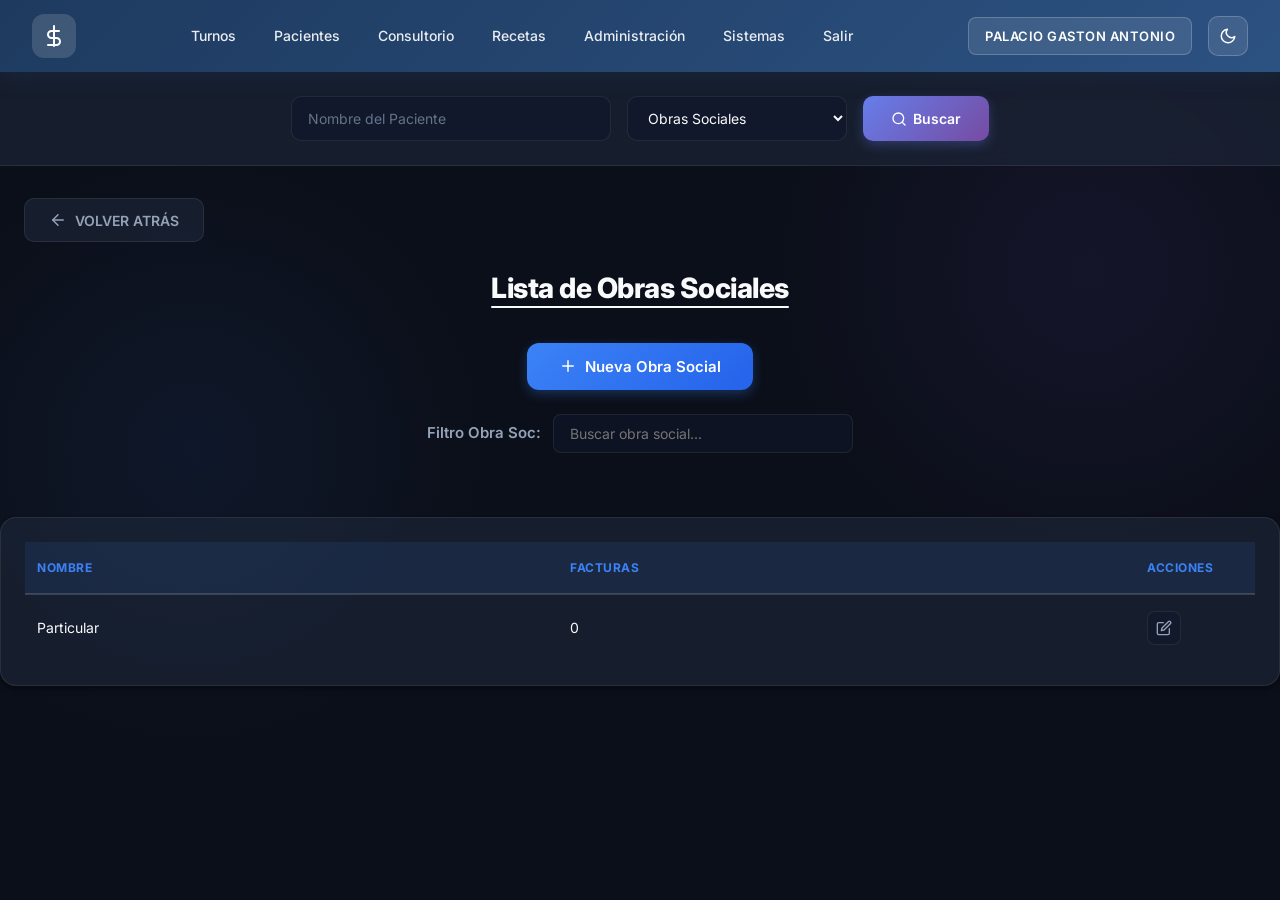
<file: obras-sociales.html>
<!DOCTYPE html>
<html lang="es" data-theme="dark">
<head>
  <meta charset="UTF-8">
  <meta name="viewport" content="width=device-width, initial-scale=1.0">
  <title>Lista de Obras Sociales - Centro Médico Palacio</title>
  <link rel="stylesheet" href="obras-sociales.css">
  <link href="https://fonts.googleapis.com/css2?family=Inter:wght@400;500;600;700&display=swap" rel="stylesheet">
</head>
<body>

  <header class="header">
    <div class="header-left">
      <p class="logo-icon">
        <svg viewBox="0 0 24 24" fill="none" stroke="currentColor" stroke-width="2" stroke-linecap="round" stroke-linejoin="round">
          <path d="M12 2L12 22M17 7H9.5C8.57174 7 7.6815 7.36875 7.02513 8.02513C6.36875 8.6815 6 9.57174 6 10.5C6 11.4283 6.36875 12.3185 7.02513 12.9749C7.6815 13.6313 8.57174 14 9.5 14H14.5C15.4283 14 16.3185 14.3687 16.9749 15.0251C17.6313 15.6815 18 16.5717 18 17.5C18 18.4283 17.6313 19.3185 16.9749 19.9749C16.3185 20.6313 15.4283 21 14.5 21H6"/>
        </svg>
      </p>
    </div>
    <nav class="nav-menu">
      <a href="turnos.html">Turnos</a>
      <a href="pacientes.html">Pacientes</a>
      <a href="#">Consultorio</a>
      <a href="#">Recetas</a>
      <a href="index.html">Administración</a>
      <a href="sistemas.html">Sistemas</a>
      <a href="#">Salir</a>
    </nav>
    <div class="header-right">
      <span class="user-name" id="userNameDisplay">PALACIO GASTON ANTONIO</span>
      <button id="theme-toggle" class="theme-toggle" aria-label="Cambiar tema">
        <span class="icon">
          <svg class="icon-sun" viewBox="0 0 24 24" fill="none" stroke="currentColor" stroke-width="2" stroke-linecap="round" stroke-linejoin="round">
            <circle cx="12" cy="12" r="5"/><line x1="12" y1="1" x2="12" y2="3"/><line x1="12" y1="21" x2="12" y2="23"/><line x1="4.22" y1="4.22" x2="5.64" y2="5.64"/><line x1="18.36" y1="18.36" x2="19.78" y2="19.78"/><line x1="1" y1="12" x2="3" y2="12"/><line x1="21" y1="12" x2="23" y2="12"/><line x1="4.22" y1="19.78" x2="5.64" y2="18.36"/><line x1="18.36" y1="5.64" x2="19.78" y2="4.22"/>
          </svg>
          <svg class="icon-moon" viewBox="0 0 24 24" fill="none" stroke="currentColor" stroke-width="2" stroke-linecap="round" stroke-linejoin="round" style="display:none;">
            <path d="M21 12.79A9 9 0 1 1 11.21 3 7 7 0 0 0 21 12.79z"/>
          </svg>
        </span>
      </button>
    </div>
  </header>

  <section class="search-bar">
    <input type="text" placeholder="Nombre del Paciente" class="input-paciente">
    <select class="select-obra">
      <option value="">Obras Sociales</option>
      <option value="Particular">Particular</option>
      <option value="ACA SALUD">ACA SALUD</option>
      <option value="AMFFA">AMFFA</option>
      <option value="AMSTERDAN SALUD">AMSTERDAN SALUD</option>
      <option value="APLA">APLA</option>
      <option value="APM">APM</option>
      <option value="ASISPRE">ASISPRE</option>
      <option value="ASISTIR">ASISTIR</option>
      <option value="ASISTIR-OSPACA">ASISTIR-OSPACA</option>
      <option value="ASOC. ECLESIASTICA SAN PEDRO">ASOC. ECLESIASTICA SAN PEDRO</option>
      <option value="ASUNT">ASUNT</option>
      <option value="ASUNT (Consulta Especial)">ASUNT (Consulta Especial)</option>
      <option value="BOREAL">BOREAL</option>
      <option value="BOREAL.NET">BOREAL.NET</option>
      <option value="BRAMED SRL">BRAMED SRL</option>
      <option value="CANILLITAS FLORENCIO SANCHEZ">CANILLITAS FLORENCIO SANCHEZ</option>
      <option value="CLINICA MAYO">CLINICA MAYO</option>
      <option value="COLMED OSMEDICA">COLMED OSMEDICA</option>
      <option value="COLMED TODOS MENOS OSMEDICA">COLMED TODOS MENOS OSMEDICA</option>
      <option value="COOP. TRABAJADORES AGRICOLAS">COOP. TRABAJADORES AGRICOLAS</option>
      <option value="COOP. TRABAJADORES EVENTUR">COOP. TRABAJADORES EVENTUR</option>
      <option value="COOP. TRABAJADORES HUMANA">COOP. TRABAJADORES HUMANA</option>
      <option value="COOP. TRABAJADORES INSTALADORES">COOP. TRABAJADORES INSTALADORES</option>
      <option value="CRISTAL SALUD - APPI SRL">CRISTAL SALUD - APPI SRL</option>
      <option value="DASUTEN">DASUTEN</option>
      <option value="DIARIOS Y REVISTAS">DIARIOS Y REVISTAS</option>
      <option value="DIBA">DIBA</option>
      <option value="FARMACIA (GAPRESA)">FARMACIA (GAPRESA)</option>
      <option value="FOTIA - OSPAAТ">FOTIA - OSPAAТ</option>
      <option value="FUERZA AEREA">FUERZA AEREA</option>
      <option value="GALENO">GALENO</option>
      <option value="GALENO CONSULTIN GROUP">GALENO CONSULTIN GROUP</option>
      <option value="GALVEZ">GALVEZ</option>
      <option value="INTERSALUD">INTERSALUD</option>
      <option value="IOSE">IOSE</option>
      <option value="JERARQUICOS SALUD">JERARQUICOS SALUD</option>
      <option value="LUIS PASTEUR">LUIS PASTEUR</option>
      <option value="MAPFRE">MAPFRE</option>
      <option value="MEDICUS">MEDICUS</option>
      <option value="MEDIFE">MEDIFE</option>
      <option value="MITA">MITA</option>
      <option value="MORA">MORA</option>
      <option value="MUTUAL 10 DE ABRIL">MUTUAL 10 DE ABRIL</option>
      <option value="MUTUAL PERSONAL AGUA Y ENERGIA">MUTUAL PERSONAL AGUA Y ENERGIA</option>
      <option value="NOR MEDICA">NOR MEDICA</option>
      <option value="NORTE SALUD">NORTE SALUD</option>
      <option value="OMINT">OMINT</option>
      <option value="OPDEA">OPDEA</option>
      <option value="ORDEN PRESTADA">ORDEN PRESTADA</option>
      <option value="OSACRA">OSACRA</option>
      <option value="OSAPM">OSAPM</option>
      <option value="OSDDIP">OSDDIP</option>
      <option value="OSDE">OSDE</option>
      <option value="OSDOP">OSDOP</option>
      <option value="OSETYA">OSETYA</option>
      <option value="OSFATUN">OSFATUN</option>
      <option value="OSJERA (Jerarquicos Rep. Argentina)">OSJERA (Jerarquicos Rep. Argentina)</option>
      <option value="OSMATA">OSMATA</option>
      <option value="OSMITA">OSMITA</option>
      <option value="OSPA (Personal Aeronautico)">OSPA (Personal Aeronautico)</option>
      <option value="OSPECOM">OSPECOM</option>
      <option value="OSPEGAP (Petroleros)">OSPEGAP (Petroleros)</option>
      <option value="OSPERSAAMS">OSPERSAAMS</option>
      <option value="OSPERYHRA">OSPERYHRA</option>
      <option value="OSPES (Estaciones de Servicio)">OSPES (Estaciones de Servicio)</option>
      <option value="OSPIA AZUCARERA">OSPIA AZUCARERA</option>
      <option value="OSPIL (Lecheros)">OSPIL (Lecheros)</option>
      <option value="OSPIP">OSPIP</option>
      <option value="OSPLAD">OSPLAD</option>
      <option value="OSPRERA">OSPRERA</option>
      <option value="OSPTA (Tecnico Aeronautico)">OSPTA (Tecnico Aeronautico)</option>
      <option value="OSSEG (SEGUROS)">OSSEG (SEGUROS)</option>
      <option value="OSSEIF (Ing. La Fronterita)">OSSEIF (Ing. La Fronterita)</option>
      <option value="OSSEIÑ (Ing. Ñuñorco)">OSSEIÑ (Ing. Ñuñorco)</option>
      <option value="PAMI">PAMI</option>
      <option value="PARA REINTEGRO">PARA REINTEGRO</option>
      <option value="PARQUE SALUD">PARQUE SALUD</option>
      <option value="PARTICULAR">PARTICULAR</option>
      <option value="PATRONES DE CABOTAJE">PATRONES DE CABOTAJE</option>
      <option value="PODER JUDICIAL">PODER JUDICIAL</option>
      <option value="POLICIA FEDERAL">POLICIA FEDERAL</option>
      <option value="PRENSA">PRENSA</option>
      <option value="PREVENCION SALUD">PREVENCION SALUD</option>
      <option value="RED DE SEGUROS MEDICOS">RED DE SEGUROS MEDICOS</option>
      <option value="SADAIC">SADAIC</option>
      <option value="SANATORIO ROCA">SANATORIO ROCA</option>
      <option value="SANATORIO SARMIENTO">SANATORIO SARMIENTO</option>
      <option value="SANCOR SALUD">SANCOR SALUD</option>
      <option value="SEGURO ESOLAR DE LA PROV.">SEGURO ESOLAR DE LA PROV.</option>
      <option value="SERRA">SERRA</option>
      <option value="SERVESALUD">SERVESALUD</option>
      <option value="SIN CARGO">SIN CARGO</option>
      <option value="SIN COPAGO PEDIATRIA">SIN COPAGO PEDIATRIA</option>
      <option value="SOREMER">SOREMER</option>
      <option value="SUBOFICIALES RETIRADOS">SUBOFICIALES RETIRADOS</option>
      <option value="SUBSIDIO DE SALUD">SUBSIDIO DE SALUD</option>
      <option value="SWISS MEDICAL">SWISS MEDICAL</option>
      <option value="TV SALUD">TV SALUD</option>
      <option value="UNION PERSONAL">UNION PERSONAL</option>
      <option value="UOM (OSUOMRA-Forjar Salud)">UOM (OSUOMRA-Forjar Salud)</option>
      <option value="UP Union Personal">UP Union Personal</option>
      <option value="UTA">UTA</option>
    </select>
    <button class="btn-buscar">
      <svg viewBox="0 0 24 24" fill="none" stroke="currentColor" stroke-width="2" stroke-linecap="round" stroke-linejoin="round" style="width:16px;height:16px;margin-right:6px;">
        <circle cx="11" cy="11" r="8"/><line x1="21" y1="21" x2="16.65" y2="16.65"/>
      </svg>
      Buscar
    </button>
  </section>

  <main class="main-content">
    
    <div class="back-button-container">
      <button class="btn-volver" onclick="window.history.back()">
        <svg viewBox="0 0 24 24" fill="none" stroke="currentColor" stroke-width="2" stroke-linecap="round" stroke-linejoin="round" style="width:18px;height:18px;margin-right:8px;">
          <line x1="19" y1="12" x2="5" y2="12"/><polyline points="12 19 5 12 12 5"/>
        </svg>
        VOLVER ATRÁS
      </button>
    </div>

    <h1 class="page-title">Lista de Obras Sociales</h1>

    <div class="action-container">
      <button class="btn-nuevo" id="btnNuevaObraSocial">
        <svg viewBox="0 0 24 24" fill="none" stroke="currentColor" stroke-width="2" stroke-linecap="round" stroke-linejoin="round" style="width:18px;height:18px;margin-right:8px;">
          <line x1="12" y1="5" x2="12" y2="19"/><line x1="5" y1="12" x2="19" y2="12"/>
        </svg>
        Nueva Obra Social
      </button>
    </div>

    <div class="filter-container">
      <label class="filter-label">Filtro Obra Soc:</label>
      <input type="text" class="filter-input" id="filtroObraSocial" placeholder="Buscar obra social...">
    </div>

  </main>

  <div class="table-section">
    <div class="table-container">
      <table class="obras-sociales-table">
        <thead>
          <tr>
            <th>Nombre</th>
            <th>Facturas</th>
            <th style="width: 120px;">Acciones</th>
          </tr>
        </thead>
        <tbody id="tablaObrasSociales">
          <!-- 
            ============================================================
            TODO: CARGA DE OBRAS SOCIALES
            ============================================================
            Aquí debe ir la lógica para cargar las obras sociales desde
            la base de datos.
            
            Cada fila debe tener la siguiente estructura:
            
            <tr data-obra-social-id="ID">
              <td>NOMBRE_OBRA_SOCIAL</td>
              <td>NRO_FACTURAS</td>
              <td>
                <button class="btn-icon btn-edit" title="Editar">
                  <svg>...</svg>
                </button>
              </td>
            </tr>
            
            Si no hay obras sociales, mostrar el estado vacío con id="estadoVacio"
            ============================================================
          -->
          <tr>
            <td>Particular</td>
            <td>0</td>
            <td>
              <button class="btn-icon btn-edit" title="Editar">
                <svg viewBox="0 0 24 24" fill="none" stroke="currentColor" stroke-width="2" stroke-linecap="round" stroke-linejoin="round">
                  <path d="M11 4H4a2 2 0 0 0-2 2v14a2 2 0 0 0 2 2h14a2 2 0 0 0 2-2v-7"/><path d="M18.5 2.5a2.121 2.121 0 0 1 3 3L12 15l-4 1 1-4 9.5-9.5z"/>
                </svg>
              </button>
            </td>
          </tr>
        </tbody>
      </table>

      <div class="empty-state" id="estadoVacio" style="display:none;">
        <svg viewBox="0 0 24 24" fill="none" stroke="currentColor" stroke-width="1.5" stroke-linecap="round" stroke-linejoin="round" style="width:64px;height:64px;opacity:0.4;">
          <path d="M12 22s8-4 8-10V5l-8-3-8 3v7c0 6 8 10 8 10z"/>
        </svg>
        <h3>No hay obras sociales registradas</h3>
        <p>Las obras sociales aparecerán aquí.</p>
      </div>
    </div>
  </div>

  <script>
    const themeToggle = document.getElementById('theme-toggle');
    const html = document.documentElement;
    const iconSun = document.querySelector('.icon-sun');
    const iconMoon = document.querySelector('.icon-moon');

    const savedTheme = localStorage.getItem('theme') || 'dark';
    html.setAttribute('data-theme', savedTheme);
    updateThemeIcon(savedTheme);

    themeToggle.addEventListener('click', () => {
      const currentTheme = html.getAttribute('data-theme');
      const newTheme = currentTheme === 'dark' ? 'light' : 'dark';
      html.setAttribute('data-theme', newTheme);
      localStorage.setItem('theme', newTheme);
      updateThemeIcon(newTheme);
    });

    function updateThemeIcon(theme) {
      if (theme === 'dark') {
        iconSun.style.display = 'none';
        iconMoon.style.display = 'block';
      } else {
        iconSun.style.display = 'block';
        iconMoon.style.display = 'none';
      }
    }

    document.getElementById('btnNuevaObraSocial').addEventListener('click', () => {
      console.log('Nueva obra social');
      // TODO: Abrir modal de nueva obra social
    });

    document.getElementById('filtroObraSocial').addEventListener('input', (e) => {
      console.log('Filtrar:', e.target.value);
      // TODO: Filtrar tabla de obras sociales
    });
  </script>
</body>
</html>
</file>
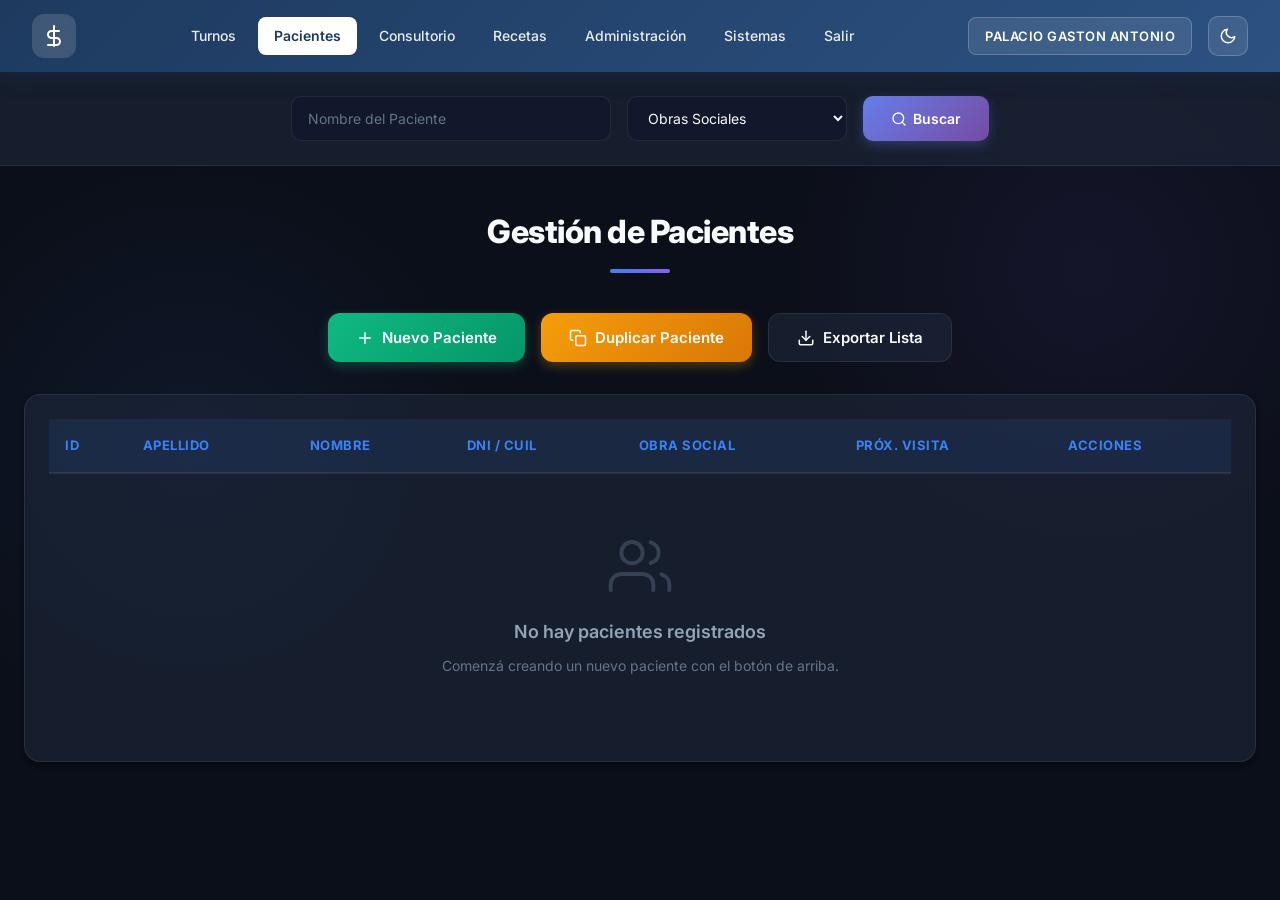
<file: pacientes.html>
<!DOCTYPE html>
<html lang="es" data-theme="dark">
<head>
  <meta charset="UTF-8">
  <meta name="viewport" content="width=device-width, initial-scale=1.0">
  <title>Pacientes - Centro Médico Palacio</title>
  <link rel="stylesheet" href="pacientes.css">
  <link href="https://fonts.googleapis.com/css2?family=Inter:wght@400;500;600;700&display=swap" rel="stylesheet">
</head>
<body>

  <!-- HEADER: Navegación principal -->
  <header class="header">
    <div class="header-left">
      <p class="logo-icon">
        <svg viewBox="0 0 24 24" fill="none" stroke="currentColor" stroke-width="2" stroke-linecap="round" stroke-linejoin="round">
          <path d="M12 2L12 22M17 7H9.5C8.57174 7 7.6815 7.36875 7.02513 8.02513C6.36875 8.6815 6 9.57174 6 10.5C6 11.4283 6.36875 12.3185 7.02513 12.9749C7.6815 13.6313 8.57174 14 9.5 14H14.5C15.4283 14 16.3185 14.3687 16.9749 15.0251C17.6313 15.6815 18 16.5717 18 17.5C18 18.4283 17.6313 19.3185 16.9749 19.9749C16.3185 20.6313 15.4283 21 14.5 21H6"/>
        </svg>
      </p>
    </div>
    <nav class="nav-menu">
      <a href="#">Turnos</a>
      <a href="#" class="active">Pacientes</a>
      <a href="#">Consultorio</a>
      <a href="#">Recetas</a>
      <a href="index.html">Administración</a>
      <a href="sistemas.html">Sistemas</a>
      <a href="#">Salir</a>
    </nav>
    <div class="header-right">
      <span class="user-name">PALACIO GASTON ANTONIO</span>
      <button id="theme-toggle" class="theme-toggle" aria-label="Cambiar tema">
        <span class="icon">
          <!-- Icono sol/luna se cambia vía JS -->
          <svg class="icon-sun" viewBox="0 0 24 24" fill="none" stroke="currentColor" stroke-width="2" stroke-linecap="round" stroke-linejoin="round">
            <circle cx="12" cy="12" r="5"/><line x1="12" y1="1" x2="12" y2="3"/><line x1="12" y1="21" x2="12" y2="23"/><line x1="4.22" y1="4.22" x2="5.64" y2="5.64"/><line x1="18.36" y1="18.36" x2="19.78" y2="19.78"/><line x1="1" y1="12" x2="3" y2="12"/><line x1="21" y1="12" x2="23" y2="12"/><line x1="4.22" y1="19.78" x2="5.64" y2="18.36"/><line x1="18.36" y1="5.64" x2="19.78" y2="4.22"/>
          </svg>
          <svg class="icon-moon" viewBox="0 0 24 24" fill="none" stroke="currentColor" stroke-width="2" stroke-linecap="round" stroke-linejoin="round" style="display:none;">
            <path d="M21 12.79A9 9 0 1 1 11.21 3 7 7 0 0 0 21 12.79z"/>
          </svg>
        </span>
      </button>
    </div>
  </header>

  <!-- BARRA DE BÚSQUEDA -->
  <section class="search-bar">
    <input type="text" placeholder="Nombre del Paciente" class="input-paciente">
   <select class="select-obra">
  <option value="">Obras Sociales</option>
  <option value="Particular">Particular</option>
  <option value="ACA SALUD">ACA SALUD</option>
  <option value="AMFFA">AMFFA</option>
  <option value="AMSTERDAN SALUD">AMSTERDAN SALUD</option>
  <option value="APLA">APLA</option>
  <option value="APM">APM</option>
  <option value="ASISPRE">ASISPRE</option>
  <option value="ASISTIR">ASISTIR</option>
  <option value="ASISTIR-OSPACA">ASISTIR-OSPACA</option>
  <option value="ASOC. ECLESIASTICA SAN PEDRO">ASOC. ECLESIASTICA SAN PEDRO</option>
  <option value="ASUNT">ASUNT</option>
  <option value="ASUNT (Consulta Especial)">ASUNT (Consulta Especial)</option>
  <option value="BOREAL">BOREAL</option>
  <option value="BOREAL.NET">BOREAL.NET</option>
  <option value="BRAMED SRL">BRAMED SRL</option>
  <option value="CANILLITAS FLORENCIO SANCHEZ">CANILLITAS FLORENCIO SANCHEZ</option>
  <option value="CLINICA MAYO">CLINICA MAYO</option>
  <option value="COLMED OSMEDICA">COLMED OSMEDICA</option>
  <option value="COLMED TODOS MENOS OSMEDICA">COLMED TODOS MENOS OSMEDICA</option>
  <option value="COOP. TRABAJADORES AGRICOLAS">COOP. TRABAJADORES AGRICOLAS</option>
  <option value="COOP. TRABAJADORES EVENTUR">COOP. TRABAJADORES EVENTUR</option>
  <option value="COOP. TRABAJADORES HUMANA">COOP. TRABAJADORES HUMANA</option>
  <option value="COOP. TRABAJADORES INSTALADORES">COOP. TRABAJADORES INSTALADORES</option>
  <option value="CRISTAL SALUD - APPI SRL">CRISTAL SALUD - APPI SRL</option>
  <option value="DASUTEN">DASUTEN</option>
  <option value="DIARIOS Y REVISTAS">DIARIOS Y REVISTAS</option>
  <option value="DIBA">DIBA</option>
  <option value="FARMACIA (GAPRESA)">FARMACIA (GAPRESA)</option>
  <option value="FOTIA - OSPAAТ">FOTIA - OSPAAТ</option>
  <option value="FUERZA AEREA">FUERZA AEREA</option>
  <option value="GALENO">GALENO</option>
  <option value="GALENO CONSULTIN GROUP">GALENO CONSULTIN GROUP</option>
  <option value="GALVEZ">GALVEZ</option>
  <option value="INTERSALUD">INTERSALUD</option>
  <option value="IOSE">IOSE</option>
  <option value="JERARQUICOS SALUD">JERARQUICOS SALUD</option>
  <option value="LUIS PASTEUR">LUIS PASTEUR</option>
  <option value="MAPFRE">MAPFRE</option>
  <option value="MEDICUS">MEDICUS</option>
  <option value="MEDIFE">MEDIFE</option>
  <option value="MITA">MITA</option>
  <option value="MORA">MORA</option>
  <option value="MUTUAL 10 DE ABRIL">MUTUAL 10 DE ABRIL</option>
  <option value="MUTUAL PERSONAL AGUA Y ENERGIA">MUTUAL PERSONAL AGUA Y ENERGIA</option>
  <option value="NOR MEDICA">NOR MEDICA</option>
  <option value="NORTE SALUD">NORTE SALUD</option>
  <option value="OMINT">OMINT</option>
  <option value="OPDEA">OPDEA</option>
  <option value="ORDEN PRESTADA">ORDEN PRESTADA</option>
  <option value="OSACRA">OSACRA</option>
  <option value="OSAPM">OSAPM</option>
  <option value="OSDDIP">OSDDIP</option>
  <option value="OSDE">OSDE</option>
  <option value="OSDOP">OSDOP</option>
  <option value="OSETYA">OSETYA</option>
  <option value="OSFATUN">OSFATUN</option>
  <option value="OSJERA (Jerarquicos Rep. Argentina)">OSJERA (Jerarquicos Rep. Argentina)</option>
  <option value="OSMATA">OSMATA</option>
  <option value="OSMITA">OSMITA</option>
  <option value="OSPA (Personal Aeronautico)">OSPA (Personal Aeronautico)</option>
  <option value="OSPECOM">OSPECOM</option>
  <option value="OSPEGAP (Petroleros)">OSPEGAP (Petroleros)</option>
  <option value="OSPERSAAMS">OSPERSAAMS</option>
  <option value="OSPERYHRA">OSPERYHRA</option>
  <option value="OSPES (Estaciones de Servicio)">OSPES (Estaciones de Servicio)</option>
  <option value="OSPIA AZUCARERA">OSPIA AZUCARERA</option>
  <option value="OSPIL (Lecheros)">OSPIL (Lecheros)</option>
  <option value="OSPIP">OSPIP</option>
  <option value="OSPLAD">OSPLAD</option>
  <option value="OSPRERA">OSPRERA</option>
  <option value="OSPTA (Tecnico Aeronautico)">OSPTA (Tecnico Aeronautico)</option>
  <option value="OSSEG (SEGUROS)">OSSEG (SEGUROS)</option>
  <option value="OSSEIF (Ing. La Fronterita)">OSSEIF (Ing. La Fronterita)</option>
  <option value="OSSEIÑ (Ing. Ñuñorco)">OSSEIÑ (Ing. Ñuñorco)</option>
  <option value="PAMI">PAMI</option>
  <option value="PARA REINTEGRO">PARA REINTEGRO</option>
  <option value="PARQUE SALUD">PARQUE SALUD</option>
  <option value="PARTICULAR">PARTICULAR</option>
  <option value="PATRONES DE CABOTAJE">PATRONES DE CABOTAJE</option>
  <option value="PODER JUDICIAL">PODER JUDICIAL</option>
  <option value="POLICIA FEDERAL">POLICIA FEDERAL</option>
  <option value="PRENSA">PRENSA</option>
  <option value="PREVENCION SALUD">PREVENCION SALUD</option>
  <option value="RED DE SEGUROS MEDICOS">RED DE SEGUROS MEDICOS</option>
  <option value="SADAIC">SADAIC</option>
  <option value="SANATORIO ROCA">SANATORIO ROCA</option>
  <option value="SANATORIO SARMIENTO">SANATORIO SARMIENTO</option>
  <option value="SANCOR SALUD">SANCOR SALUD</option>
  <option value="SEGURO ESOLAR DE LA PROV.">SEGURO ESOLAR DE LA PROV.</option>
  <option value="SERRA">SERRA</option>
  <option value="SERVESALUD">SERVESALUD</option>
  <option value="SIN CARGO">SIN CARGO</option>
  <option value="SIN COPAGO PEDIATRIA">SIN COPAGO PEDIATRIA</option>
  <option value="SOREMER">SOREMER</option>
  <option value="SUBOFICIALES RETIRADOS">SUBOFICIALES RETIRADOS</option>
  <option value="SUBSIDIO DE SALUD">SUBSIDIO DE SALUD</option>
  <option value="SWISS MEDICAL">SWISS MEDICAL</option>
  <option value="TV SALUD">TV SALUD</option>
  <option value="UNION PERSONAL">UNION PERSONAL</option>
  <option value="UOM (OSUOMRA-Forjar Salud)">UOM (OSUOMRA-Forjar Salud)</option>
  <option value="UP Union Personal">UP Union Personal</option>
  <option value="UTA">UTA</option>
</select>
    <button class="btn-buscar">
      <svg viewBox="0 0 24 24" fill="none" stroke="currentColor" stroke-width="2" stroke-linecap="round" stroke-linejoin="round" style="width:16px;height:16px;margin-right:6px;">
        <circle cx="11" cy="11" r="8"/><line x1="21" y1="21" x2="16.65" y2="16.65"/>
      </svg>
      Buscar
    </button>
  </section>

  <main class="main-content">
    <h1 class="page-title">Gestión de Pacientes</h1>

    <!-- ACCIONES RÁPIDAS -->
    <div class="actions-bar">
      <button class="btn-action btn-nuevo-paciente" id="btnNuevoPaciente">
        <svg viewBox="0 0 24 24" fill="none" stroke="currentColor" stroke-width="2" stroke-linecap="round" stroke-linejoin="round" style="width:18px;height:18px;">
          <line x1="12" y1="5" x2="12" y2="19"/><line x1="5" y1="12" x2="19" y2="12"/>
        </svg>
        Nuevo Paciente
      </button>
      <button class="btn-action btn-duplicar" id="btnDuplicar">
        <svg viewBox="0 0 24 24" fill="none" stroke="currentColor" stroke-width="2" stroke-linecap="round" stroke-linejoin="round" style="width:18px;height:18px;">
          <rect x="9" y="9" width="13" height="13" rx="2" ry="2"/><path d="M5 15H4a2 2 0 0 1-2-2V4a2 2 0 0 1 2-2h9a2 2 0 0 1 2 2v1"/>
        </svg>
        Duplicar Paciente
      </button>
      <button class="btn-action btn-exportar" id="btnExportar">
        <svg viewBox="0 0 24 24" fill="none" stroke="currentColor" stroke-width="2" stroke-linecap="round" stroke-linejoin="round" style="width:18px;height:18px;">
          <path d="M21 15v4a2 2 0 0 1-2 2H5a2 2 0 0 1-2-2v-4"/><polyline points="7 10 12 15 17 10"/><line x1="12" y1="15" x2="12" y2="3"/>
        </svg>
        Exportar Lista
      </button>
    </div>

    <!-- TABLA DE PACIENTES -->
    <div class="table-container">
      <table class="patients-table">
        <thead>
          <tr>
            <th>ID</th>
            <th>Apellido</th>
            <th>Nombre</th>
            <th>DNI / CUIL</th>
            <th>Obra Social</th>
            <th>Próx. Visita</th>
            <th>Acciones</th>
          </tr>
        </thead>
        <tbody id="tablaPacientes">
          <!-- 
            ============================================================
            TODO: LÓGICA DE CARGA DE PACIENTES
            ============================================================
            Aquí debe ir la lógica para cargar los pacientes desde la base de datos.
            Cada fila debe tener la siguiente estructura:
            
            <tr data-id="ID_PACIENTE">
              <td>ID</td>
              <td>APELLIDO</td>
              <td>NOMBRE</td>
              <td>DNI/CUIL</td>
              <td>OBRA SOCIAL</td>
              <td>PRÓXIMA VISITA</td>
              <td>
                <button class="btn-icon btn-edit" title="Editar">
                  <svg>...</svg>
                </button>
                <button class="btn-icon btn-view" title="Ver">
                  <svg>...</svg>
                </button>
                <button class="btn-icon btn-delete" title="Eliminar">
                  <svg>...</svg>
                </button>
              </td>
            </tr>
            
            Si no hay pacientes, mostrar el estado vacío con id="estadoVacio"
            ============================================================
          -->
        </tbody>
      </table>

      <!-- ESTADO VACÍO (se muestra cuando no hay pacientes) -->
      <div class="empty-state" id="estadoVacio">
        <svg viewBox="0 0 24 24" fill="none" stroke="currentColor" stroke-width="1.5" stroke-linecap="round" stroke-linejoin="round" style="width:64px;height:64px;opacity:0.4;">
          <path d="M17 21v-2a4 4 0 0 0-4-4H5a4 4 0 0 0-4 4v2"/>
          <circle cx="9" cy="7" r="4"/>
          <path d="M23 21v-2a4 4 0 0 0-3-3.87"/>
          <path d="M16 3.13a4 4 0 0 1 0 7.75"/>
        </svg>
        <h3>No hay pacientes registrados</h3>
        <p>Comenzá creando un nuevo paciente con el botón de arriba.</p>
      </div>
    </div>

    <!-- PAGINACIÓN -->
    <div class="pagination" id="paginacion" style="display:none;">
      <button class="btn-page" id="btnAnterior">
        <svg viewBox="0 0 24 24" fill="none" stroke="currentColor" stroke-width="2" stroke-linecap="round" stroke-linejoin="round" style="width:16px;height:16px;margin-right:4px;">
          <polyline points="15 18 9 12 15 6"/>
        </svg>
        Anterior
      </button>
      <span class="page-info" id="pageInfo">Página 1 de 1</span>
      <button class="btn-page" id="btnSiguiente">
        Siguiente
        <svg viewBox="0 0 24 24" fill="none" stroke="currentColor" stroke-width="2" stroke-linecap="round" stroke-linejoin="round" style="width:16px;height:16px;margin-left:4px;">
          <polyline points="9 18 15 12 9 6"/>
        </svg>
      </button>
    </div>

  </main>

  <!-- 
    ============================================================
    TODO: MODAL DE NUEVO/EDITAR PACIENTE
    ============================================================
    Aquí debe ir el modal/formulario para crear o editar un paciente.
    Campos sugeridos:
    - Apellido
    - Nombre
    - DNI / CUIL
    - Fecha de nacimiento
    - Obra Social
    - Teléfono
    - Email
    - Dirección
    ============================================================
  -->

  <script>
    // ==========================================
    // TEMA OSCURO / CLARO
    // ==========================================
    const themeToggle = document.getElementById('theme-toggle');
    const html = document.documentElement;
    const iconSun = document.querySelector('.icon-sun');
    const iconMoon = document.querySelector('.icon-moon');

    const savedTheme = localStorage.getItem('theme') || 'dark';
    html.setAttribute('data-theme', savedTheme);
    updateThemeIcon(savedTheme);

    themeToggle.addEventListener('click', () => {
      const currentTheme = html.getAttribute('data-theme');
      const newTheme = currentTheme === 'dark' ? 'light' : 'dark';
      html.setAttribute('data-theme', newTheme);
      localStorage.setItem('theme', newTheme);
      updateThemeIcon(newTheme);
    });

    function updateThemeIcon(theme) {
      if (theme === 'dark') {
        iconSun.style.display = 'none';
        iconMoon.style.display = 'block';
      } else {
        iconSun.style.display = 'block';
        iconMoon.style.display = 'none';
      }
    }

    // ==========================================
    // TODO: LÓGICA DE PACIENTES
    // ==========================================
    // Aquí debe ir la lógica para:
    // 1. Cargar pacientes desde la base de datos al iniciar
    // 2. Filtrar pacientes por nombre/obra social
    // 3. Crear nuevo paciente (abrir modal)
    // 4. Duplicar paciente seleccionado
    // 5. Editar paciente
    // 6. Eliminar paciente
    // 7. Exportar lista a CSV/Excel
    // 8. Manejar la paginación

    document.getElementById('btnNuevoPaciente').addEventListener('click', () => {
      // TODO: Abrir modal de nuevo paciente
      console.log('Abrir modal de nuevo paciente');
    });

    document.getElementById('btnDuplicar').addEventListener('click', () => {
      // TODO: Duplicar paciente seleccionado
      console.log('Duplicar paciente seleccionado');
    });

    document.getElementById('btnExportar').addEventListener('click', () => {
      // TODO: Exportar lista de pacientes
      console.log('Exportar lista de pacientes');
    });
  </script>
</body>
</html>
</file>
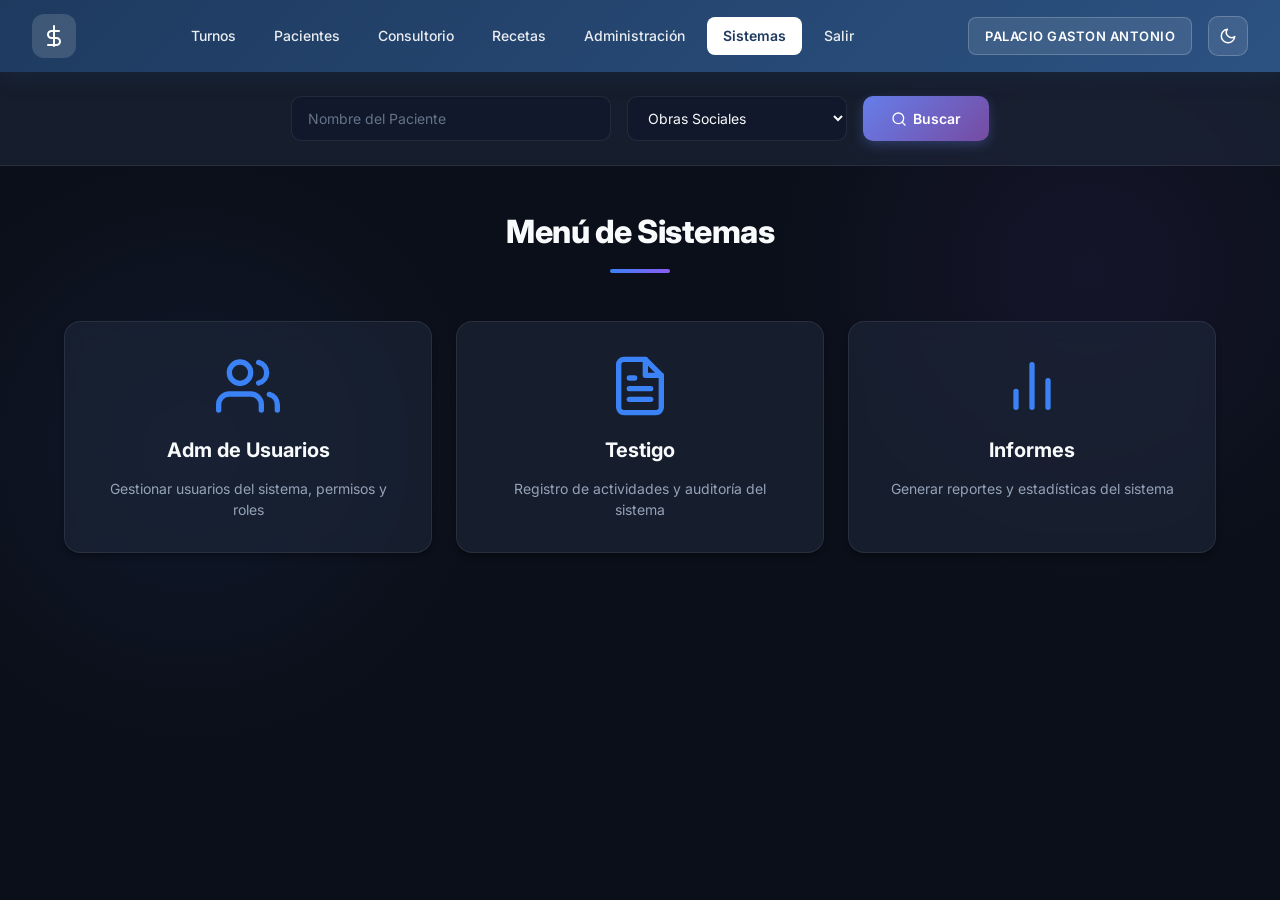
<file: sistemas.html>
<!DOCTYPE html>
<html lang="es" data-theme="dark">
<head>
  <meta charset="UTF-8">
  <meta name="viewport" content="width=device-width, initial-scale=1.0">
  <title>Sistemas - Centro Médico Palacio</title>
  <link rel="stylesheet" href="sistemas.css">
  <link href="https://fonts.googleapis.com/css2?family=Inter:wght@400;500;600;700&display=swap" rel="stylesheet">
</head>
<body>

  <header class="header">
    <div class="header-left">
      <p class="logo-icon">
        <svg viewBox="0 0 24 24" fill="none" stroke="currentColor" stroke-width="2" stroke-linecap="round" stroke-linejoin="round">
          <path d="M12 2L12 22M17 7H9.5C8.57174 7 7.6815 7.36875 7.02513 8.02513C6.36875 8.6815 6 9.57174 6 10.5C6 11.4283 6.36875 12.3185 7.02513 12.9749C7.6815 13.6313 8.57174 14 9.5 14H14.5C15.4283 14 16.3185 14.3687 16.9749 15.0251C17.6313 15.6815 18 16.5717 18 17.5C18 18.4283 17.6313 19.3185 16.9749 19.9749C16.3185 20.6313 15.4283 21 14.5 21H6"/>
        </svg>
      </p>
    </div>
    <nav class="nav-menu">
      <a href="#">Turnos</a>
      <a href="pacientes.html">Pacientes</a>
      <a href="#">Consultorio</a>
      <a href="#">Recetas</a>
      <a href="index.html">Administración</a>
      <a href="#" class="active">Sistemas</a>
      <a href="#">Salir</a>
    </nav>
    <div class="header-right">
      <span class="user-name">PALACIO GASTON ANTONIO</span>
      <button id="theme-toggle" class="theme-toggle" aria-label="Cambiar tema">
        <span class="icon">
          <svg class="icon-sun" viewBox="0 0 24 24" fill="none" stroke="currentColor" stroke-width="2" stroke-linecap="round" stroke-linejoin="round">
            <circle cx="12" cy="12" r="5"/><line x1="12" y1="1" x2="12" y2="3"/><line x1="12" y1="21" x2="12" y2="23"/><line x1="4.22" y1="4.22" x2="5.64" y2="5.64"/><line x1="18.36" y1="18.36" x2="19.78" y2="19.78"/><line x1="1" y1="12" x2="3" y2="12"/><line x1="21" y1="12" x2="23" y2="12"/><line x1="4.22" y1="19.78" x2="5.64" y2="18.36"/><line x1="18.36" y1="5.64" x2="19.78" y2="4.22"/>
          </svg>
          <svg class="icon-moon" viewBox="0 0 24 24" fill="none" stroke="currentColor" stroke-width="2" stroke-linecap="round" stroke-linejoin="round" style="display:none;">
            <path d="M21 12.79A9 9 0 1 1 11.21 3 7 7 0 0 0 21 12.79z"/>
          </svg>
        </span>
      </button>
    </div>
  </header>

  <section class="search-bar">
    <input type="text" placeholder="Nombre del Paciente" class="input-paciente">
<select class="select-obra">
  <option value="">Obras Sociales</option>
  <option value="Particular">Particular</option>
  <option value="ACA SALUD">ACA SALUD</option>
  <option value="AMFFA">AMFFA</option>
  <option value="AMSTERDAN SALUD">AMSTERDAN SALUD</option>
  <option value="APLA">APLA</option>
  <option value="APM">APM</option>
  <option value="ASISPRE">ASISPRE</option>
  <option value="ASISTIR">ASISTIR</option>
  <option value="ASISTIR-OSPACA">ASISTIR-OSPACA</option>
  <option value="ASOC. ECLESIASTICA SAN PEDRO">ASOC. ECLESIASTICA SAN PEDRO</option>
  <option value="ASUNT">ASUNT</option>
  <option value="ASUNT (Consulta Especial)">ASUNT (Consulta Especial)</option>
  <option value="BOREAL">BOREAL</option>
  <option value="BOREAL.NET">BOREAL.NET</option>
  <option value="BRAMED SRL">BRAMED SRL</option>
  <option value="CANILLITAS FLORENCIO SANCHEZ">CANILLITAS FLORENCIO SANCHEZ</option>
  <option value="CLINICA MAYO">CLINICA MAYO</option>
  <option value="COLMED OSMEDICA">COLMED OSMEDICA</option>
  <option value="COLMED TODOS MENOS OSMEDICA">COLMED TODOS MENOS OSMEDICA</option>
  <option value="COOP. TRABAJADORES AGRICOLAS">COOP. TRABAJADORES AGRICOLAS</option>
  <option value="COOP. TRABAJADORES EVENTUR">COOP. TRABAJADORES EVENTUR</option>
  <option value="COOP. TRABAJADORES HUMANA">COOP. TRABAJADORES HUMANA</option>
  <option value="COOP. TRABAJADORES INSTALADORES">COOP. TRABAJADORES INSTALADORES</option>
  <option value="CRISTAL SALUD - APPI SRL">CRISTAL SALUD - APPI SRL</option>
  <option value="DASUTEN">DASUTEN</option>
  <option value="DIARIOS Y REVISTAS">DIARIOS Y REVISTAS</option>
  <option value="DIBA">DIBA</option>
  <option value="FARMACIA (GAPRESA)">FARMACIA (GAPRESA)</option>
  <option value="FOTIA - OSPAAТ">FOTIA - OSPAAТ</option>
  <option value="FUERZA AEREA">FUERZA AEREA</option>
  <option value="GALENO">GALENO</option>
  <option value="GALENO CONSULTIN GROUP">GALENO CONSULTIN GROUP</option>
  <option value="GALVEZ">GALVEZ</option>
  <option value="INTERSALUD">INTERSALUD</option>
  <option value="IOSE">IOSE</option>
  <option value="JERARQUICOS SALUD">JERARQUICOS SALUD</option>
  <option value="LUIS PASTEUR">LUIS PASTEUR</option>
  <option value="MAPFRE">MAPFRE</option>
  <option value="MEDICUS">MEDICUS</option>
  <option value="MEDIFE">MEDIFE</option>
  <option value="MITA">MITA</option>
  <option value="MORA">MORA</option>
  <option value="MUTUAL 10 DE ABRIL">MUTUAL 10 DE ABRIL</option>
  <option value="MUTUAL PERSONAL AGUA Y ENERGIA">MUTUAL PERSONAL AGUA Y ENERGIA</option>
  <option value="NOR MEDICA">NOR MEDICA</option>
  <option value="NORTE SALUD">NORTE SALUD</option>
  <option value="OMINT">OMINT</option>
  <option value="OPDEA">OPDEA</option>
  <option value="ORDEN PRESTADA">ORDEN PRESTADA</option>
  <option value="OSACRA">OSACRA</option>
  <option value="OSAPM">OSAPM</option>
  <option value="OSDDIP">OSDDIP</option>
  <option value="OSDE">OSDE</option>
  <option value="OSDOP">OSDOP</option>
  <option value="OSETYA">OSETYA</option>
  <option value="OSFATUN">OSFATUN</option>
  <option value="OSJERA (Jerarquicos Rep. Argentina)">OSJERA (Jerarquicos Rep. Argentina)</option>
  <option value="OSMATA">OSMATA</option>
  <option value="OSMITA">OSMITA</option>
  <option value="OSPA (Personal Aeronautico)">OSPA (Personal Aeronautico)</option>
  <option value="OSPECOM">OSPECOM</option>
  <option value="OSPEGAP (Petroleros)">OSPEGAP (Petroleros)</option>
  <option value="OSPERSAAMS">OSPERSAAMS</option>
  <option value="OSPERYHRA">OSPERYHRA</option>
  <option value="OSPES (Estaciones de Servicio)">OSPES (Estaciones de Servicio)</option>
  <option value="OSPIA AZUCARERA">OSPIA AZUCARERA</option>
  <option value="OSPIL (Lecheros)">OSPIL (Lecheros)</option>
  <option value="OSPIP">OSPIP</option>
  <option value="OSPLAD">OSPLAD</option>
  <option value="OSPRERA">OSPRERA</option>
  <option value="OSPTA (Tecnico Aeronautico)">OSPTA (Tecnico Aeronautico)</option>
  <option value="OSSEG (SEGUROS)">OSSEG (SEGUROS)</option>
  <option value="OSSEIF (Ing. La Fronterita)">OSSEIF (Ing. La Fronterita)</option>
  <option value="OSSEIÑ (Ing. Ñuñorco)">OSSEIÑ (Ing. Ñuñorco)</option>
  <option value="PAMI">PAMI</option>
  <option value="PARA REINTEGRO">PARA REINTEGRO</option>
  <option value="PARQUE SALUD">PARQUE SALUD</option>
  <option value="PARTICULAR">PARTICULAR</option>
  <option value="PATRONES DE CABOTAJE">PATRONES DE CABOTAJE</option>
  <option value="PODER JUDICIAL">PODER JUDICIAL</option>
  <option value="POLICIA FEDERAL">POLICIA FEDERAL</option>
  <option value="PRENSA">PRENSA</option>
  <option value="PREVENCION SALUD">PREVENCION SALUD</option>
  <option value="RED DE SEGUROS MEDICOS">RED DE SEGUROS MEDICOS</option>
  <option value="SADAIC">SADAIC</option>
  <option value="SANATORIO ROCA">SANATORIO ROCA</option>
  <option value="SANATORIO SARMIENTO">SANATORIO SARMIENTO</option>
  <option value="SANCOR SALUD">SANCOR SALUD</option>
  <option value="SEGURO ESOLAR DE LA PROV.">SEGURO ESOLAR DE LA PROV.</option>
  <option value="SERRA">SERRA</option>
  <option value="SERVESALUD">SERVESALUD</option>
  <option value="SIN CARGO">SIN CARGO</option>
  <option value="SIN COPAGO PEDIATRIA">SIN COPAGO PEDIATRIA</option>
  <option value="SOREMER">SOREMER</option>
  <option value="SUBOFICIALES RETIRADOS">SUBOFICIALES RETIRADOS</option>
  <option value="SUBSIDIO DE SALUD">SUBSIDIO DE SALUD</option>
  <option value="SWISS MEDICAL">SWISS MEDICAL</option>
  <option value="TV SALUD">TV SALUD</option>
  <option value="UNION PERSONAL">UNION PERSONAL</option>
  <option value="UOM (OSUOMRA-Forjar Salud)">UOM (OSUOMRA-Forjar Salud)</option>
  <option value="UP Union Personal">UP Union Personal</option>
  <option value="UTA">UTA</option>
</select>
    <button class="btn-buscar">
      <svg viewBox="0 0 24 24" fill="none" stroke="currentColor" stroke-width="2" stroke-linecap="round" stroke-linejoin="round" style="width:16px;height:16px;margin-right:6px;">
        <circle cx="11" cy="11" r="8"/><line x1="21" y1="21" x2="16.65" y2="16.65"/>
      </svg>
      Buscar
    </button>
  </section>

  <main class="main-content">
    <h1 class="page-title">Menú de Sistemas</h1>

    <div class="cards-grid">
      <a href="#" class="card card-link">
        <div class="card-icon">
          <svg viewBox="0 0 24 24" fill="none" stroke="currentColor" stroke-width="2" stroke-linecap="round" stroke-linejoin="round">
            <path d="M17 21v-2a4 4 0 0 0-4-4H5a4 4 0 0 0-4 4v2"/><circle cx="9" cy="7" r="4"/><path d="M23 21v-2a4 4 0 0 0-3-3.87"/><path d="M16 3.13a4 4 0 0 1 0 7.75"/>
          </svg>
        </div>
        <h3>Adm de Usuarios</h3>
        <p class="card-description">Gestionar usuarios del sistema, permisos y roles</p>
      </a>

      <a href="#" class="card card-link">
        <div class="card-icon">
          <svg viewBox="0 0 24 24" fill="none" stroke="currentColor" stroke-width="2" stroke-linecap="round" stroke-linejoin="round">
            <path d="M14 2H6a2 2 0 0 0-2 2v16a2 2 0 0 0 2 2h12a2 2 0 0 0 2-2V8z"/><polyline points="14 2 14 8 20 8"/><line x1="16" y1="13" x2="8" y2="13"/><line x1="16" y1="17" x2="8" y2="17"/><polyline points="10 9 9 9 8 9"/>
          </svg>
        </div>
        <h3>Testigo</h3>
        <p class="card-description">Registro de actividades y auditoría del sistema</p>
      </a>

      <a href="informes-turno.html" class="card card-link">
        <div class="card-icon">
          <svg viewBox="0 0 24 24" fill="none" stroke="currentColor" stroke-width="2" stroke-linecap="round" stroke-linejoin="round">
            <line x1="18" y1="20" x2="18" y2="10"/><line x1="12" y1="20" x2="12" y2="4"/><line x1="6" y1="20" x2="6" y2="14"/>
          </svg>
        </div>
        <h3>Informes</h3>
        <p class="card-description">Generar reportes y estadísticas del sistema</p>
      </a>
    </div>

  </main>

  <script>
    const themeToggle = document.getElementById('theme-toggle');
    const html = document.documentElement;
    const iconSun = document.querySelector('.icon-sun');
    const iconMoon = document.querySelector('.icon-moon');

    const savedTheme = localStorage.getItem('theme') || 'dark';
    html.setAttribute('data-theme', savedTheme);
    updateThemeIcon(savedTheme);

    themeToggle.addEventListener('click', () => {
      const currentTheme = html.getAttribute('data-theme');
      const newTheme = currentTheme === 'dark' ? 'light' : 'dark';
      html.setAttribute('data-theme', newTheme);
      localStorage.setItem('theme', newTheme);
      updateThemeIcon(newTheme);
    });

    function updateThemeIcon(theme) {
      if (theme === 'dark') {
        iconSun.style.display = 'none';
        iconMoon.style.display = 'block';
      } else {
        iconSun.style.display = 'block';
        iconMoon.style.display = 'none';
      }
    }
  </script>
</body>
</html>
</file>
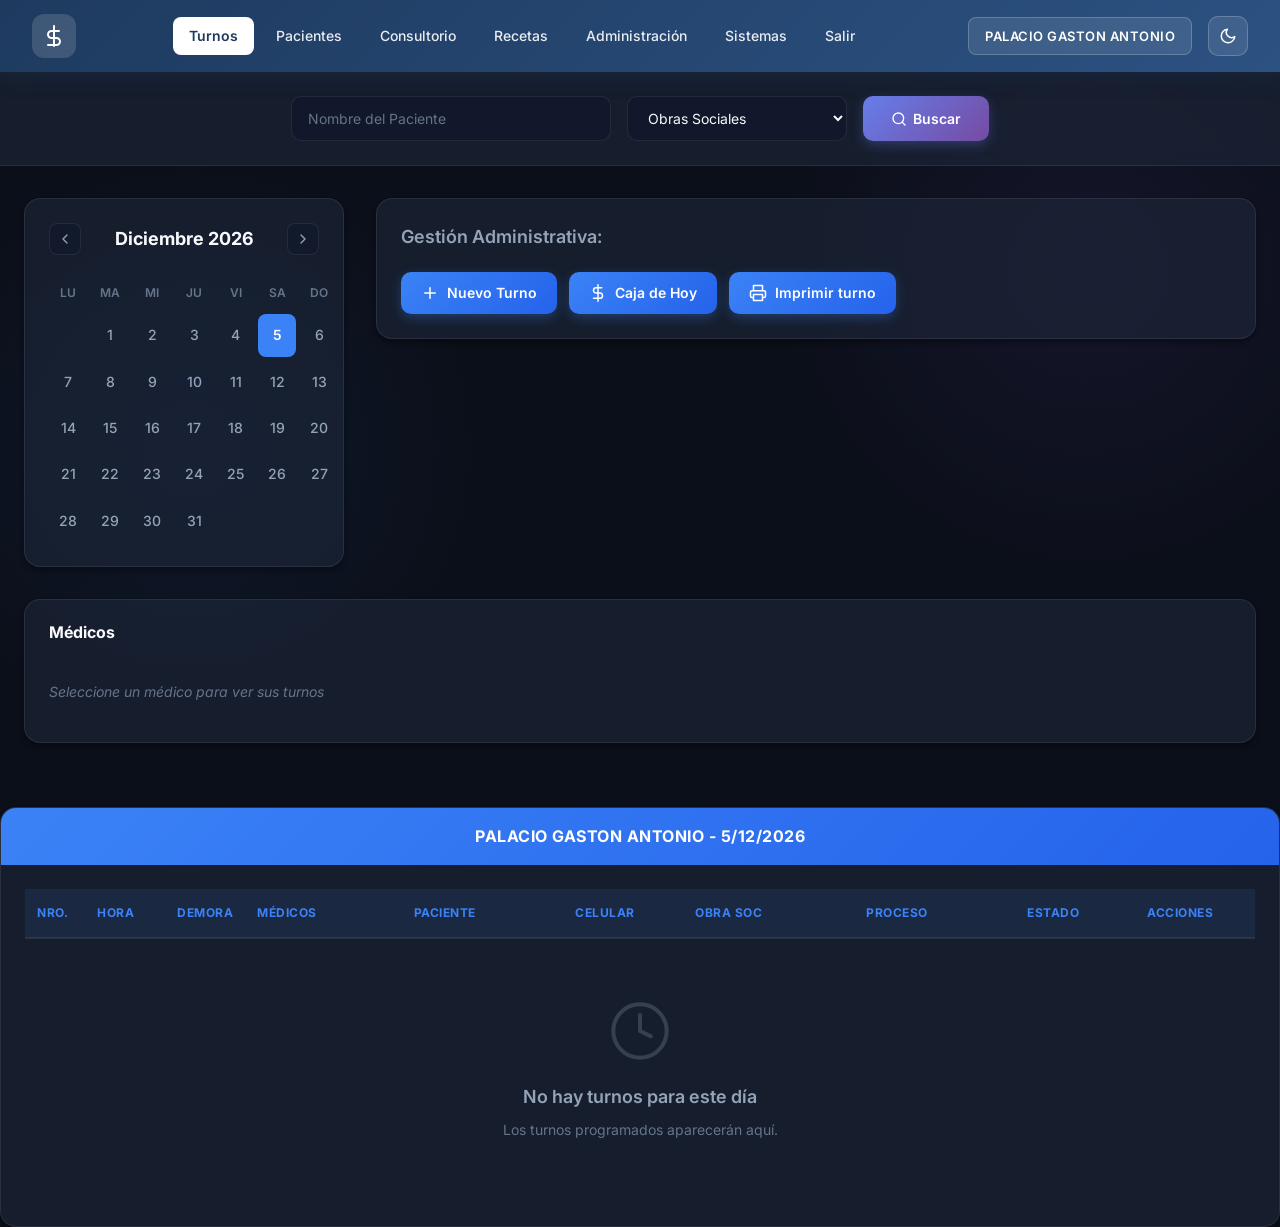
<file: turnosADM.html>
<!DOCTYPE html>
<html lang="es" data-theme="dark">
<head>
  <meta charset="UTF-8">
  <meta name="viewport" content="width=device-width, initial-scale=1.0">
  <title>Turnos - Centro Médico Palacio</title>
  <link rel="stylesheet" href="turnosADM.css">
  <link href="https://fonts.googleapis.com/css2?family=Inter:wght@400;500;600;700&display=swap" rel="stylesheet">
</head>
<body>

  <!-- HEADER: Navegación principal -->
  <header class="header">
    <div class="header-left">
      <p class="logo-icon">
        <svg viewBox="0 0 24 24" fill="none" stroke="currentColor" stroke-width="2" stroke-linecap="round" stroke-linejoin="round">
          <path d="M12 2L12 22M17 7H9.5C8.57174 7 7.6815 7.36875 7.02513 8.02513C6.36875 8.6815 6 9.57174 6 10.5C6 11.4283 6.36875 12.3185 7.02513 12.9749C7.6815 13.6313 8.57174 14 9.5 14H14.5C15.4283 14 16.3185 14.3687 16.9749 15.0251C17.6313 15.6815 18 16.5717 18 17.5C18 18.4283 17.6313 19.3185 16.9749 19.9749C16.3185 20.6313 15.4283 21 14.5 21H6"/>
        </svg>
      </p>
    </div>
    <nav class="nav-menu">
      <a href="#" class="active">Turnos</a>
      <a href="pacientes.html">Pacientes</a>
      <a href="#">Consultorio</a>
      <a href="#">Recetas</a>
      <a href="index.html">Administración</a>
      <a href="sistemas.html">Sistemas</a>
      <a href="#">Salir</a>
    </nav>
    <div class="header-right">
      <!-- 
        ============================================================
        TODO: NOMBRE DE USUARIO DINÁMICO
        ============================================================
        Aquí debe ir el nombre del usuario que inició sesión.
        Ejemplo: Si el usuario es "Juan Pérez", debe mostrarse:
        <span class="user-name">PÉREZ JUAN</span>
        
        Esto se debe obtener desde la sesión del sistema (backend).
        Formato sugerido: APELLIDO NOMBRE (en mayúsculas)
        ============================================================
      -->
      <span class="user-name" id="userNameDisplay">PALACIO GASTON ANTONIO</span>
      <button id="theme-toggle" class="theme-toggle" aria-label="Cambiar tema">
        <span class="icon">
          <svg class="icon-sun" viewBox="0 0 24 24" fill="none" stroke="currentColor" stroke-width="2" stroke-linecap="round" stroke-linejoin="round">
            <circle cx="12" cy="12" r="5"/><line x1="12" y1="1" x2="12" y2="3"/><line x1="12" y1="21" x2="12" y2="23"/><line x1="4.22" y1="4.22" x2="5.64" y2="5.64"/><line x1="18.36" y1="18.36" x2="19.78" y2="19.78"/><line x1="1" y1="12" x2="3" y2="12"/><line x1="21" y1="12" x2="23" y2="12"/><line x1="4.22" y1="19.78" x2="5.64" y2="18.36"/><line x1="18.36" y1="5.64" x2="19.78" y2="4.22"/>
          </svg>
          <svg class="icon-moon" viewBox="0 0 24 24" fill="none" stroke="currentColor" stroke-width="2" stroke-linecap="round" stroke-linejoin="round" style="display:none;">
            <path d="M21 12.79A9 9 0 1 1 11.21 3 7 7 0 0 0 21 12.79z"/>
          </svg>
        </span>
      </button>
    </div>
  </header>

  <!-- BARRA DE BÚSQUEDA -->
  <section class="search-bar">
    <input type="text" placeholder="Nombre del Paciente" class="input-paciente">
<select class="select-obra">
  <option value="">Obras Sociales</option>
  <option value="Particular">Particular</option>
  <option value="ACA SALUD">ACA SALUD</option>
  <option value="AMFFA">AMFFA</option>
  <option value="AMSTERDAN SALUD">AMSTERDAN SALUD</option>
  <option value="APLA">APLA</option>
  <option value="APM">APM</option>
  <option value="ASISPRE">ASISPRE</option>
  <option value="ASISTIR">ASISTIR</option>
  <option value="ASISTIR-OSPACA">ASISTIR-OSPACA</option>
  <option value="ASOC. ECLESIASTICA SAN PEDRO">ASOC. ECLESIASTICA SAN PEDRO</option>
  <option value="ASUNT">ASUNT</option>
  <option value="ASUNT (Consulta Especial)">ASUNT (Consulta Especial)</option>
  <option value="BOREAL">BOREAL</option>
  <option value="BOREAL.NET">BOREAL.NET</option>
  <option value="BRAMED SRL">BRAMED SRL</option>
  <option value="CANILLITAS FLORENCIO SANCHEZ">CANILLITAS FLORENCIO SANCHEZ</option>
  <option value="CLINICA MAYO">CLINICA MAYO</option>
  <option value="COLMED OSMEDICA">COLMED OSMEDICA</option>
  <option value="COLMED TODOS MENOS OSMEDICA">COLMED TODOS MENOS OSMEDICA</option>
  <option value="COOP. TRABAJADORES AGRICOLAS">COOP. TRABAJADORES AGRICOLAS</option>
  <option value="COOP. TRABAJADORES EVENTUR">COOP. TRABAJADORES EVENTUR</option>
  <option value="COOP. TRABAJADORES HUMANA">COOP. TRABAJADORES HUMANA</option>
  <option value="COOP. TRABAJADORES INSTALADORES">COOP. TRABAJADORES INSTALADORES</option>
  <option value="CRISTAL SALUD - APPI SRL">CRISTAL SALUD - APPI SRL</option>
  <option value="DASUTEN">DASUTEN</option>
  <option value="DIARIOS Y REVISTAS">DIARIOS Y REVISTAS</option>
  <option value="DIBA">DIBA</option>
  <option value="FARMACIA (GAPRESA)">FARMACIA (GAPRESA)</option>
  <option value="FOTIA - OSPAAТ">FOTIA - OSPAAТ</option>
  <option value="FUERZA AEREA">FUERZA AEREA</option>
  <option value="GALENO">GALENO</option>
  <option value="GALENO CONSULTIN GROUP">GALENO CONSULTIN GROUP</option>
  <option value="GALVEZ">GALVEZ</option>
  <option value="INTERSALUD">INTERSALUD</option>
  <option value="IOSE">IOSE</option>
  <option value="JERARQUICOS SALUD">JERARQUICOS SALUD</option>
  <option value="LUIS PASTEUR">LUIS PASTEUR</option>
  <option value="MAPFRE">MAPFRE</option>
  <option value="MEDICUS">MEDICUS</option>
  <option value="MEDIFE">MEDIFE</option>
  <option value="MITA">MITA</option>
  <option value="MORA">MORA</option>
  <option value="MUTUAL 10 DE ABRIL">MUTUAL 10 DE ABRIL</option>
  <option value="MUTUAL PERSONAL AGUA Y ENERGIA">MUTUAL PERSONAL AGUA Y ENERGIA</option>
  <option value="NOR MEDICA">NOR MEDICA</option>
  <option value="NORTE SALUD">NORTE SALUD</option>
  <option value="OMINT">OMINT</option>
  <option value="OPDEA">OPDEA</option>
  <option value="ORDEN PRESTADA">ORDEN PRESTADA</option>
  <option value="OSACRA">OSACRA</option>
  <option value="OSAPM">OSAPM</option>
  <option value="OSDDIP">OSDDIP</option>
  <option value="OSDE">OSDE</option>
  <option value="OSDOP">OSDOP</option>
  <option value="OSETYA">OSETYA</option>
  <option value="OSFATUN">OSFATUN</option>
  <option value="OSJERA (Jerarquicos Rep. Argentina)">OSJERA (Jerarquicos Rep. Argentina)</option>
  <option value="OSMATA">OSMATA</option>
  <option value="OSMITA">OSMITA</option>
  <option value="OSPA (Personal Aeronautico)">OSPA (Personal Aeronautico)</option>
  <option value="OSPECOM">OSPECOM</option>
  <option value="OSPEGAP (Petroleros)">OSPEGAP (Petroleros)</option>
  <option value="OSPERSAAMS">OSPERSAAMS</option>
  <option value="OSPERYHRA">OSPERYHRA</option>
  <option value="OSPES (Estaciones de Servicio)">OSPES (Estaciones de Servicio)</option>
  <option value="OSPIA AZUCARERA">OSPIA AZUCARERA</option>
  <option value="OSPIL (Lecheros)">OSPIL (Lecheros)</option>
  <option value="OSPIP">OSPIP</option>
  <option value="OSPLAD">OSPLAD</option>
  <option value="OSPRERA">OSPRERA</option>
  <option value="OSPTA (Tecnico Aeronautico)">OSPTA (Tecnico Aeronautico)</option>
  <option value="OSSEG (SEGUROS)">OSSEG (SEGUROS)</option>
  <option value="OSSEIF (Ing. La Fronterita)">OSSEIF (Ing. La Fronterita)</option>
  <option value="OSSEIÑ (Ing. Ñuñorco)">OSSEIÑ (Ing. Ñuñorco)</option>
  <option value="PAMI">PAMI</option>
  <option value="PARA REINTEGRO">PARA REINTEGRO</option>
  <option value="PARQUE SALUD">PARQUE SALUD</option>
  <option value="PARTICULAR">PARTICULAR</option>
  <option value="PATRONES DE CABOTAJE">PATRONES DE CABOTAJE</option>
  <option value="PODER JUDICIAL">PODER JUDICIAL</option>
  <option value="POLICIA FEDERAL">POLICIA FEDERAL</option>
  <option value="PRENSA">PRENSA</option>
  <option value="PREVENCION SALUD">PREVENCION SALUD</option>
  <option value="RED DE SEGUROS MEDICOS">RED DE SEGUROS MEDICOS</option>
  <option value="SADAIC">SADAIC</option>
  <option value="SANATORIO ROCA">SANATORIO ROCA</option>
  <option value="SANATORIO SARMIENTO">SANATORIO SARMIENTO</option>
  <option value="SANCOR SALUD">SANCOR SALUD</option>
  <option value="SEGURO ESOLAR DE LA PROV.">SEGURO ESOLAR DE LA PROV.</option>
  <option value="SERRA">SERRA</option>
  <option value="SERVESALUD">SERVESALUD</option>
  <option value="SIN CARGO">SIN CARGO</option>
  <option value="SIN COPAGO PEDIATRIA">SIN COPAGO PEDIATRIA</option>
  <option value="SOREMER">SOREMER</option>
  <option value="SUBOFICIALES RETIRADOS">SUBOFICIALES RETIRADOS</option>
  <option value="SUBSIDIO DE SALUD">SUBSIDIO DE SALUD</option>
  <option value="SWISS MEDICAL">SWISS MEDICAL</option>
  <option value="TV SALUD">TV SALUD</option>
  <option value="UNION PERSONAL">UNION PERSONAL</option>
  <option value="UOM (OSUOMRA-Forjar Salud)">UOM (OSUOMRA-Forjar Salud)</option>
  <option value="UP Union Personal">UP Union Personal</option>
  <option value="UTA">UTA</option>
</select>
    <button class="btn-buscar">
      <svg viewBox="0 0 24 24" fill="none" stroke="currentColor" stroke-width="2" stroke-linecap="round" stroke-linejoin="round" style="width:16px;height:16px;margin-right:6px;">
        <circle cx="11" cy="11" r="8"/><line x1="21" y1="21" x2="16.65" y2="16.65"/>
      </svg>
      Buscar
    </button>
  </section>

  <main class="main-content">
    
    <!-- SECCIÓN SUPERIOR: CALENDARIO Y GESTIÓN -->
    <div class="top-section">
      
      <!-- CALENDARIO -->
      <div class="calendar-container">
        <div class="calendar-header">
          <button class="btn-nav" id="btnMesAnterior">
            <svg viewBox="0 0 24 24" fill="none" stroke="currentColor" stroke-width="2" stroke-linecap="round" stroke-linejoin="round">
              <polyline points="15 18 9 12 15 6"/>
            </svg>
          </button>
          <h2 class="calendar-title" id="mesAnio">Octubre 2026</h2>
          <button class="btn-nav" id="btnMesSiguiente">
            <svg viewBox="0 0 24 24" fill="none" stroke="currentColor" stroke-width="2" stroke-linecap="round" stroke-linejoin="round">
              <polyline points="9 18 15 12 9 6"/>
            </svg>
          </button>
        </div>
        
        <div class="calendar-grid" id="calendarGrid">
          <!-- Días de la semana -->
          <div class="day-header">Lu</div>
          <div class="day-header">Ma</div>
          <div class="day-header">Mi</div>
          <div class="day-header">Ju</div>
          <div class="day-header">Vi</div>
          <div class="day-header">Sa</div>
          <div class="day-header">Do</div>
          
          <!-- Días del mes (se generan dinámicamente) -->
          <!-- 
            ============================================================
            TODO: GENERACIÓN DINÁMICA DEL CALENDARIO
            ============================================================
            Aquí debe ir la lógica para generar los días del mes seleccionado.
            Cada día debe ser un div con clase "day" o "day selected" si es el día actual.
            Ejemplo:
            <div class="day">1</div>
            <div class="day selected">12</div>
            ============================================================
          -->
        </div>
      </div>

      <!-- GESTIÓN ADMINISTRATIVA -->
      <div class="admin-actions">
        <h3 class="admin-title">Gestión Administrativa:</h3>
        <div class="action-buttons">
          <button class="btn-action" id="btnNuevoTurno">
            <svg viewBox="0 0 24 24" fill="none" stroke="currentColor" stroke-width="2" stroke-linecap="round" stroke-linejoin="round" style="width:18px;height:18px;">
              <line x1="12" y1="5" x2="12" y2="19"/><line x1="5" y1="12" x2="19" y2="12"/>
            </svg>
            Nuevo Turno
          </button>
          <button class="btn-action" id="btnCajaHoy">
            <svg viewBox="0 0 24 24" fill="none" stroke="currentColor" stroke-width="2" stroke-linecap="round" stroke-linejoin="round" style="width:18px;height:18px;">
              <line x1="12" y1="1" x2="12" y2="23"/><path d="M17 5H9.5a3.5 3.5 0 0 0 0 7h5a3.5 3.5 0 0 1 0 7H6"/>
            </svg>
            Caja de Hoy
          </button>
          <button class="btn-action" id="btnImprimirTurno">
            <svg viewBox="0 0 24 24" fill="none" stroke="currentColor" stroke-width="2" stroke-linecap="round" stroke-linejoin="round" style="width:18px;height:18px;">
              <polyline points="6 9 6 2 18 2 18 9"/><path d="M6 18H4a2 2 0 0 1-2-2v-5a2 2 0 0 1 2-2h16a2 2 0 0 1 2 2v5a2 2 0 0 1-2 2h-2"/><rect x="6" y="14" width="12" height="8"/>
            </svg>
            Imprimir turno
          </button>
        </div>
      </div>
    </div>

    <!-- SECCIÓN DE MÉDICOS -->
    <div class="medicos-section">
      <div class="medicos-header">
        <h3 class="medicos-title">Médicos</h3>
      </div>
      <div class="medicos-list" id="medicosList">
        <!-- 
          ============================================================
          TODO: LISTA DE MÉDICOS
          ============================================================
          Aquí debe ir la lógica para cargar los médicos disponibles.
          Cada médico debe ser un elemento clicable que filtre la tabla.
          Ejemplo:
          <div class="medico-item" data-medico-id="1">
            <span>Dr. García</span>
          </div>
          ============================================================
        -->
        <div class="medicos-placeholder">Seleccione un médico para ver sus turnos</div>
      </div>
    </div>

  </main>

  <!-- TABLA DE TURNOS DEL DÍA -->
  <div class="table-section">
    <!-- 
      ============================================================
      TODO: FECHA ACTUAL DINÁMICA
      ============================================================
      Aquí debe mostrarse la fecha seleccionada en el calendario
      y el nombre del usuario actual.
      Ejemplo: PALACIO GASTON ANTONIO - 12/10/2026
      ============================================================
    -->
    <div class="table-footer" id="tableFooter">
      PALACIO GASTON ANTONIO - 12/10/2026
    </div>

    <div class="table-container">
      <table class="turnos-table">
        <thead>
          <tr>
            <th style="width: 60px;">Nro.</th>
            <th style="width: 80px;">Hora</th>
            <th style="width: 80px;">Demora</th>
            <th>Médicos</th>
            <th>Paciente</th>
            <th style="width: 120px;">Celular</th>
            <th>Obra Soc</th>
            <th>Proceso</th>
            <th style="width: 120px;">Estado</th>
            <th style="width: 120px;">Acciones</th>
          </tr>
        </thead>
        <tbody id="tablaTurnos">
          <!-- 
            ============================================================
            TODO: CARGA DE TURNOS
            ============================================================
            Aquí debe ir la lógica para cargar los turnos del día seleccionado.
            Cada fila debe tener la siguiente estructura:
            
            <tr data-turno-id="ID_TURNO">
              <td>NRO_TURNO</td>
              <td>HORA</td>
              <td>DEMORA (ej: "15 min")</td>
              <td>NOMBRE_MÉDICO</td>
              <td>NOMBRE_PACIENTE</td>
              <td>CELULAR</td>
              <td>OBRA_SOCIAL</td>
              <td>PROCESO</td>
              <td><span class="estado-badge estado-XXX">ESTADO</span></td>
              <td>
                <button class="btn-icon btn-edit" title="Editar">...</button>
                <button class="btn-icon btn-delete" title="Cancelar">...</button>
              </td>
            </tr>
            
            Si no hay turnos, mostrar el estado vacío con id="estadoVacioTurnos"
            ============================================================
          -->
        </tbody>
      </table>

      <!-- ESTADO VACÍO DE TURNOS -->
      <div class="empty-state" id="estadoVacioTurnos">
        <svg viewBox="0 0 24 24" fill="none" stroke="currentColor" stroke-width="1.5" stroke-linecap="round" stroke-linejoin="round" style="width:64px;height:64px;opacity:0.4;">
          <circle cx="12" cy="12" r="10"/><polyline points="12 6 12 12 16 14"/>
        </svg>
        <h3>No hay turnos para este día</h3>
        <p>Los turnos programados aparecerán aquí.</p>
      </div>
    </div>
  </div>

  <script>
    // ==========================================
    // TEMA OSCURO / CLARO
    // ==========================================
    const themeToggle = document.getElementById('theme-toggle');
    const html = document.documentElement;
    const iconSun = document.querySelector('.icon-sun');
    const iconMoon = document.querySelector('.icon-moon');

    const savedTheme = localStorage.getItem('theme') || 'dark';
    html.setAttribute('data-theme', savedTheme);
    updateThemeIcon(savedTheme);

    themeToggle.addEventListener('click', () => {
      const currentTheme = html.getAttribute('data-theme');
      const newTheme = currentTheme === 'dark' ? 'light' : 'dark';
      html.setAttribute('data-theme', newTheme);
      localStorage.setItem('theme', newTheme);
      updateThemeIcon(newTheme);
    });

    function updateThemeIcon(theme) {
      if (theme === 'dark') {
        iconSun.style.display = 'none';
        iconMoon.style.display = 'block';
      } else {
        iconSun.style.display = 'block';
        iconMoon.style.display = 'none';
      }
    }

    // ==========================================
    // TODO: CARGA DEL NOMBRE DE USUARIO
    // ==========================================
    // Aquí debe ir la lógica para cargar el nombre del usuario desde la sesión
    // Ejemplo:
    // fetch('/api/usuario/actual')
    //   .then(response => response.json())
    //   .then(usuario => {
    //     document.getElementById('userNameDisplay').textContent = usuario.nombreCompleto;
    //     document.getElementById('tableFooter').textContent = `${usuario.nombreCompleto} - ${fechaActual}`;
    //   });

    // ==========================================
    // TODO: LÓGICA DE CALENDARIO Y TURNOS
    // ==========================================
    // Aquí debe ir la lógica para:
    // 1. Generar el calendario del mes actual
    // 2. Navegar entre meses (anterior/siguiente)
    // 3. Seleccionar un día del calendario
    // 4. Cargar los turnos del día seleccionado
    // 5. Filtrar por médico
    // 6. Actualizar la fecha en el footer de la tabla

    document.getElementById('btnNuevoTurno').addEventListener('click', () => {
      console.log('Crear nuevo turno');
      // TODO: Abrir modal de nuevo turno
    });

    document.getElementById('btnCajaHoy').addEventListener('click', () => {
      console.log('Ver caja de hoy');
      // TODO: Mostrar resumen de caja del día
    });

    document.getElementById('btnImprimirTurno').addEventListener('click', () => {
      console.log('Imprimir turno');
      // TODO: Imprimir turno seleccionado o lista del día
    });

        // ==========================================
    // TODO: LÓGICA DEL CALENDARIO
    // ==========================================
    // El siguiente código genera un calendario dinámico que permite:
    // 1. Mostrar el mes y año actual
    // 2. Navegar entre meses (anterior/siguiente)
    // 3. Seleccionar un día específico
    // 4. Resaltar el día seleccionado
    // 
    // IMPORTANTE: Este código es funcional pero debe ser adaptado
    // para conectarse con el backend y cargar los turnos del día seleccionado.
    // ==========================================

    // Variables globales del calendario
    let fechaActual = new Date();
    let mesActual = fechaActual.getMonth();
    let anioActual = fechaActual.getFullYear();
    let diaSeleccionado = null;

    // Nombres de los meses en español
    const nombresMeses = [
      'Enero', 'Febrero', 'Marzo', 'Abril', 'Mayo', 'Junio',
      'Julio', 'Agosto', 'Septiembre', 'Octubre', 'Noviembre', 'Diciembre'
    ];

    /**
     * Función: generarCalendario
     * Descripción: Genera el calendario del mes y año actuales
     * y lo renderiza en el grid del calendario.
     * 
     * Proceso:
     * 1. Obtiene el primer día del mes (0 = Domingo, 1 = Lunes, etc.)
     * 2. Obtiene la cantidad de días del mes
     * 3. Genera los días del mes anterior que completan la primera semana
     * 4. Genera todos los días del mes actual
     * 5. Genera los días del mes siguiente que completan la última semana
     * 6. Marca el día seleccionado (si hay uno)
     */
    function generarCalendario() {
      const calendarGrid = document.getElementById('calendarGrid');
      const mesAnioElement = document.getElementById('mesAnio');
      
      // Actualizar título del calendario (ej: "Octubre 2026")
      mesAnioElement.textContent = `${nombresMeses[mesActual]} ${anioActual}`;
      
      // Limpiar el grid (manteniendo solo los headers de días)
      const headers = calendarGrid.querySelectorAll('.day-header');
      calendarGrid.innerHTML = '';
      headers.forEach(header => calendarGrid.appendChild(header));
      
      // Calcular el primer día del mes (ajustado para que Lunes = 0)
      const primerDiaMes = new Date(anioActual, mesActual, 1).getDay();
      const diasEnMes = new Date(anioActual, mesActual + 1, 0).getDate();
      
      // Ajustar para que la semana empiece en Lunes (no en Domingo)
      const inicioSemana = primerDiaMes === 0 ? 6 : primerDiaMes - 1;
      
      // Agregar días del mes anterior (espacios vacíos)
      for (let i = 0; i < inicioSemana; i++) {
        const dayDiv = document.createElement('div');
        dayDiv.className = 'day other-month';
        calendarGrid.appendChild(dayDiv);
      }
      
      // Agregar días del mes actual
      const hoy = new Date();
      for (let dia = 1; dia <= diasEnMes; dia++) {
        const dayDiv = document.createElement('div');
        dayDiv.className = 'day';
        dayDiv.textContent = dia;
        
        // Verificar si es el día seleccionado
        if (diaSeleccionado === dia) {
          dayDiv.classList.add('selected');
        }
        
        // Verificar si es hoy (opcional: agregar clase 'today')
        if (dia === hoy.getDate() && 
            mesActual === hoy.getMonth() && 
            anioActual === hoy.getFullYear()) {
          // dayDiv.classList.add('today'); // Descomentar si se quiere resaltar hoy
        }
        
        // Agregar evento de click para seleccionar el día
        dayDiv.addEventListener('click', () => {
          // Remover selección previa
          const dias = calendarGrid.querySelectorAll('.day');
          dias.forEach(d => d.classList.remove('selected'));
          
          // Seleccionar nuevo día
          dayDiv.classList.add('selected');
          diaSeleccionado = dia;
          
          // TODO: Cargar turnos del día seleccionado
          console.log(`Día seleccionado: ${dia}/${mesActual + 1}/${anioActual}`);
          // Ejemplo: cargarTurnos(anioActual, mesActual, dia);
        });
        
        calendarGrid.appendChild(dayDiv);
      }
    }

    /**
     * Función: mesAnterior
     * Descripción: Navega al mes anterior y regenera el calendario
     */
    function mesAnterior() {
      mesActual--;
      if (mesActual < 0) {
        mesActual = 11;
        anioActual--;
      }
      generarCalendario();
    }

    /**
     * Función: mesSiguiente
     * Descripción: Navega al mes siguiente y regenera el calendario
     */
    function mesSiguiente() {
      mesActual++;
      if (mesActual > 11) {
        mesActual = 0;
        anioActual++;
      }
      generarCalendario();
    }

    /**
     * Función: actualizarFooterTabla
     * Descripción: Actualiza el footer de la tabla con el nombre del
     * usuario y la fecha seleccionada
     * 
     * TODO: Esta función debe ser llamada cada vez que se selecciona
     * un día o se carga el nombre del usuario desde el backend.
     */
    function actualizarFooterTabla() {
      const footer = document.getElementById('tableFooter');
      const userName = document.getElementById('userNameDisplay').textContent;
      
      if (diaSeleccionado) {
        // Formatear fecha: DD/MM/AAAA
        const fechaFormateada = `${diaSeleccionado}/${mesActual + 1}/${anioActual}`;
        footer.textContent = `${userName} - ${fechaFormateada}`;
      } else {
        // Si no hay día seleccionado, mostrar fecha actual
        const hoy = new Date();
        const fechaFormateada = `${hoy.getDate()}/${hoy.getMonth() + 1}/${hoy.getFullYear()}`;
        footer.textContent = `${userName} - ${fechaFormateada}`;
      }
    }

    /**
     * TODO: Función para cargar turnos desde el backend
     * Esta función debe ser implementada para:
     * 1. Hacer una petición AJAX/Fetch al backend
     * 2. Pasar como parámetros: año, mes, día, y opcionalmente médico
     * 3. Recibir la lista de turnos en formato JSON
     * 4. Renderizar los turnos en la tabla
     * 
     * Ejemplo de implementación:
     */
    /*
    function cargarTurnos(anio, mes, dia, medicoId = null) {
      // Construir URL del endpoint
      let url = `/api/turnos?anio=${anio}&mes=${mes + 1}&dia=${dia}`;
      if (medicoId) {
        url += `&medico=${medicoId}`;
      }
      
      // Hacer la petición al backend
      fetch(url)
        .then(response => response.json())
        .then(data => {
          // Limpiar tabla actual
          const tbody = document.getElementById('tablaTurnos');
          tbody.innerHTML = '';
          
          // Ocultar estado vacío
          document.getElementById('estadoVacioTurnos').style.display = 'none';
          
          // Verificar si hay turnos
          if (data.turnos && data.turnos.length > 0) {
            // Renderizar cada turno
            data.turnos.forEach(turno => {
              const tr = document.createElement('tr');
              tr.setAttribute('data-turno-id', turno.id);
              tr.innerHTML = `
                <td>${turno.numero}</td>
                <td>${turno.hora}</td>
                <td>${turno.demora || '-'}</td>
                <td>${turno.medico}</td>
                <td>${turno.paciente}</td>
                <td>${turno.celular}</td>
                <td>${turno.obraSocial}</td>
                <td>${turno.proceso}</td>
                <td><span class="estado-badge estado-${turno.estado}">${turno.estado}</span></td>
                <td>
                  <button class="btn-icon btn-edit" title="Editar">✏️</button>
                  <button class="btn-icon btn-delete" title="Cancelar">🗑️</button>
                </td>
              `;
              tbody.appendChild(tr);
            });
          } else {
            // Mostrar estado vacío
            document.getElementById('estadoVacioTurnos').style.display = 'flex';
          }
        })
        .catch(error => {
          console.error('Error al cargar turnos:', error);
        });
    }
    */

    // ==========================================
    // INICIALIZACIÓN DEL CALENDARIO
    // ==========================================
    // Configurar event listeners para navegación de meses
    document.getElementById('btnMesAnterior').addEventListener('click', mesAnterior);
    document.getElementById('btnMesSiguiente').addEventListener('click', mesSiguiente);
    
    // Generar calendario inicial (mes actual)
    generarCalendario();
    
    // Seleccionar hoy por defecto
    const hoy = new Date();
    diaSeleccionado = hoy.getDate();
    mesActual = hoy.getMonth();
    anioActual = hoy.getFullYear();
    generarCalendario();
    
    // Actualizar footer con la fecha
    actualizarFooterTabla();

    // ==========================================
    // TODO: CONEXIÓN CON NOMBRE DE USUARIO
    // ==========================================
    /**
     * Cuando el backend proporcione el nombre del usuario actual,
     * debe actualizarse el elemento #userNameDisplay y luego
     * llamarse a actualizarFooterTabla() para que se muestre
     * correctamente en la tabla.
     * 
     * Ejemplo:
     * fetch('/api/usuario/actual')
     *   .then(response => response.json())
     *   .then(usuario => {
     *     document.getElementById('userNameDisplay').textContent = usuario.nombre;
     *     actualizarFooterTabla();
     *   });
     */
  </script>
</body>
</html>
</file>
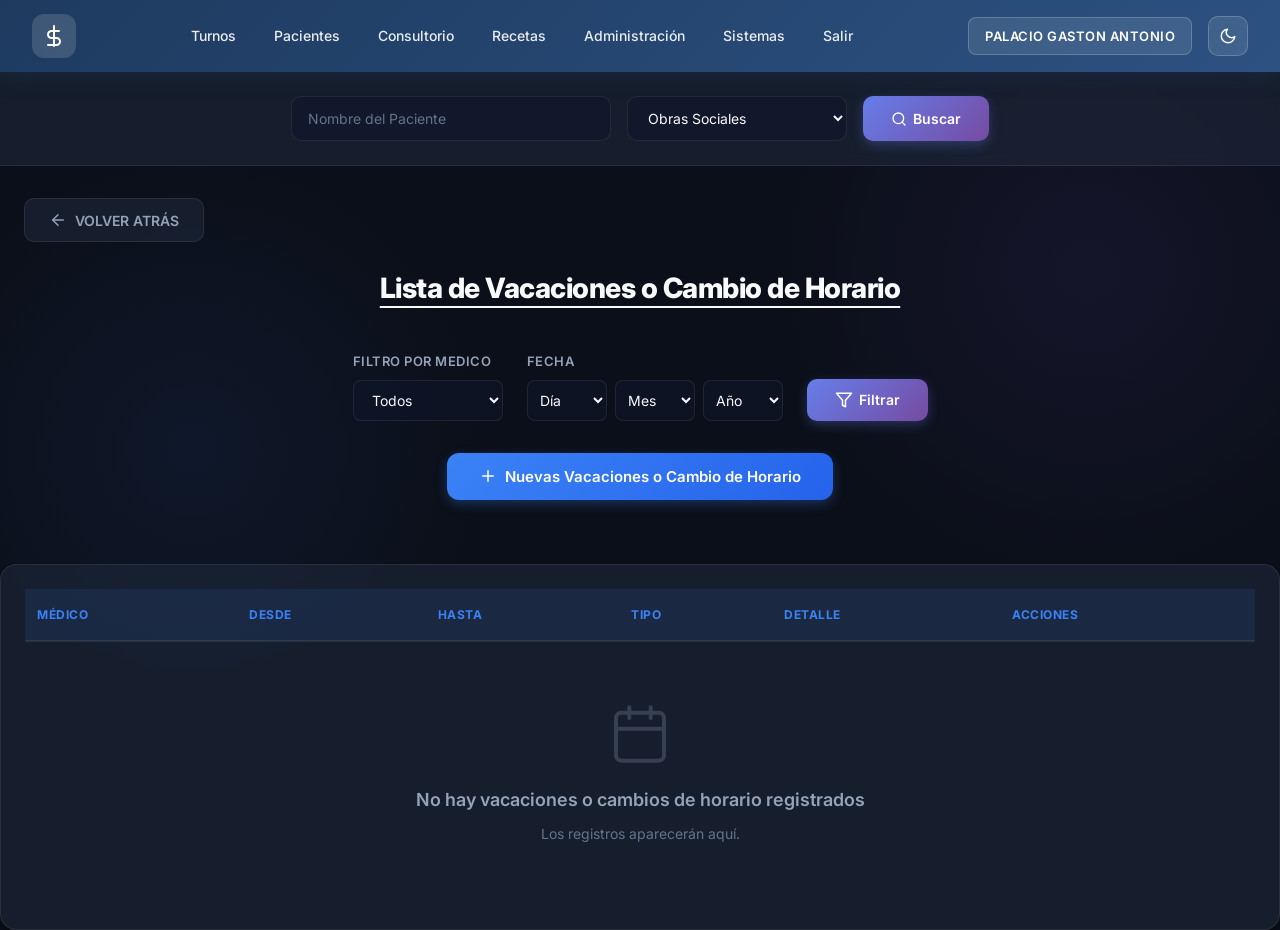
<file: vacaciones.html>
<!DOCTYPE html>
<html lang="es" data-theme="dark">
<head>
  <meta charset="UTF-8">
  <meta name="viewport" content="width=device-width, initial-scale=1.0">
  <title>Vacaciones o Cambio de Horario - Centro Médico Palacio</title>
  <link rel="stylesheet" href="vacaciones.css">
  <link href="https://fonts.googleapis.com/css2?family=Inter:wght@400;500;600;700&display=swap" rel="stylesheet">
</head>
<body>

  <!-- HEADER: Navegación principal -->
  <header class="header">
    <div class="header-left">
      <p class="logo-icon">
        <svg viewBox="0 0 24 24" fill="none" stroke="currentColor" stroke-width="2" stroke-linecap="round" stroke-linejoin="round">
          <path d="M12 2L12 22M17 7H9.5C8.57174 7 7.6815 7.36875 7.02513 8.02513C6.36875 8.6815 6 9.57174 6 10.5C6 11.4283 6.36875 12.3185 7.02513 12.9749C7.6815 13.6313 8.57174 14 9.5 14H14.5C15.4283 14 16.3185 14.3687 16.9749 15.0251C17.6313 15.6815 18 16.5717 18 17.5C18 18.4283 17.6313 19.3185 16.9749 19.9749C16.3185 20.6313 15.4283 21 14.5 21H6"/>
        </svg>
      </p>
    </div>
    <nav class="nav-menu">
      <a href="turnos.html">Turnos</a>
      <a href="pacientes.html">Pacientes</a>
      <a href="#">Consultorio</a>
      <a href="#">Recetas</a>
      <a href="index.html">Administración</a>
      <a href="sistemas.html">Sistemas</a>
      <a href="#">Salir</a>
    </nav>
    <div class="header-right">
      <span class="user-name" id="userNameDisplay">PALACIO GASTON ANTONIO</span>
      <button id="theme-toggle" class="theme-toggle" aria-label="Cambiar tema">
        <span class="icon">
          <svg class="icon-sun" viewBox="0 0 24 24" fill="none" stroke="currentColor" stroke-width="2" stroke-linecap="round" stroke-linejoin="round">
            <circle cx="12" cy="12" r="5"/><line x1="12" y1="1" x2="12" y2="3"/><line x1="12" y1="21" x2="12" y2="23"/><line x1="4.22" y1="4.22" x2="5.64" y2="5.64"/><line x1="18.36" y1="18.36" x2="19.78" y2="19.78"/><line x1="1" y1="12" x2="3" y2="12"/><line x1="21" y1="12" x2="23" y2="12"/><line x1="4.22" y1="19.78" x2="5.64" y2="18.36"/><line x1="18.36" y1="5.64" x2="19.78" y2="4.22"/>
          </svg>
          <svg class="icon-moon" viewBox="0 0 24 24" fill="none" stroke="currentColor" stroke-width="2" stroke-linecap="round" stroke-linejoin="round" style="display:none;">
            <path d="M21 12.79A9 9 0 1 1 11.21 3 7 7 0 0 0 21 12.79z"/>
          </svg>
        </span>
      </button>
    </div>
  </header>

  <!-- BARRA DE BÚSQUEDA -->
  <section class="search-bar">
    <input type="text" placeholder="Nombre del Paciente" class="input-paciente">
    <select class="select-obra">
      <option value="">Obras Sociales</option>
      <option value="Particular">Particular</option>
      <option value="ACA SALUD">ACA SALUD</option>
      <option value="AMFFA">AMFFA</option>
      <option value="AMSTERDAN SALUD">AMSTERDAN SALUD</option>
      <option value="APLA">APLA</option>
      <option value="APM">APM</option>
      <option value="ASISPRE">ASISPRE</option>
      <option value="ASISTIR">ASISTIR</option>
      <option value="ASISTIR-OSPACA">ASISTIR-OSPACA</option>
      <option value="ASOC. ECLESIASTICA SAN PEDRO">ASOC. ECLESIASTICA SAN PEDRO</option>
      <option value="ASUNT">ASUNT</option>
      <option value="ASUNT (Consulta Especial)">ASUNT (Consulta Especial)</option>
      <option value="BOREAL">BOREAL</option>
      <option value="BOREAL.NET">BOREAL.NET</option>
      <option value="BRAMED SRL">BRAMED SRL</option>
      <option value="CANILLITAS FLORENCIO SANCHEZ">CANILLITAS FLORENCIO SANCHEZ</option>
      <option value="CLINICA MAYO">CLINICA MAYO</option>
      <option value="COLMED OSMEDICA">COLMED OSMEDICA</option>
      <option value="COLMED TODOS MENOS OSMEDICA">COLMED TODOS MENOS OSMEDICA</option>
      <option value="COOP. TRABAJADORES AGRICOLAS">COOP. TRABAJADORES AGRICOLAS</option>
      <option value="COOP. TRABAJADORES EVENTUR">COOP. TRABAJADORES EVENTUR</option>
      <option value="COOP. TRABAJADORES HUMANA">COOP. TRABAJADORES HUMANA</option>
      <option value="COOP. TRABAJADORES INSTALADORES">COOP. TRABAJADORES INSTALADORES</option>
      <option value="CRISTAL SALUD - APPI SRL">CRISTAL SALUD - APPI SRL</option>
      <option value="DASUTEN">DASUTEN</option>
      <option value="DIARIOS Y REVISTAS">DIARIOS Y REVISTAS</option>
      <option value="DIBA">DIBA</option>
      <option value="FARMACIA (GAPRESA)">FARMACIA (GAPRESA)</option>
      <option value="FOTIA - OSPAAТ">FOTIA - OSPAAТ</option>
      <option value="FUERZA AEREA">FUERZA AEREA</option>
      <option value="GALENO">GALENO</option>
      <option value="GALENO CONSULTIN GROUP">GALENO CONSULTIN GROUP</option>
      <option value="GALVEZ">GALVEZ</option>
      <option value="INTERSALUD">INTERSALUD</option>
      <option value="IOSE">IOSE</option>
      <option value="JERARQUICOS SALUD">JERARQUICOS SALUD</option>
      <option value="LUIS PASTEUR">LUIS PASTEUR</option>
      <option value="MAPFRE">MAPFRE</option>
      <option value="MEDICUS">MEDICUS</option>
      <option value="MEDIFE">MEDIFE</option>
      <option value="MITA">MITA</option>
      <option value="MORA">MORA</option>
      <option value="MUTUAL 10 DE ABRIL">MUTUAL 10 DE ABRIL</option>
      <option value="MUTUAL PERSONAL AGUA Y ENERGIA">MUTUAL PERSONAL AGUA Y ENERGIA</option>
      <option value="NOR MEDICA">NOR MEDICA</option>
      <option value="NORTE SALUD">NORTE SALUD</option>
      <option value="OMINT">OMINT</option>
      <option value="OPDEA">OPDEA</option>
      <option value="ORDEN PRESTADA">ORDEN PRESTADA</option>
      <option value="OSACRA">OSACRA</option>
      <option value="OSAPM">OSAPM</option>
      <option value="OSDDIP">OSDDIP</option>
      <option value="OSDE">OSDE</option>
      <option value="OSDOP">OSDOP</option>
      <option value="OSETYA">OSETYA</option>
      <option value="OSFATUN">OSFATUN</option>
      <option value="OSJERA (Jerarquicos Rep. Argentina)">OSJERA (Jerarquicos Rep. Argentina)</option>
      <option value="OSMATA">OSMATA</option>
      <option value="OSMITA">OSMITA</option>
      <option value="OSPA (Personal Aeronautico)">OSPA (Personal Aeronautico)</option>
      <option value="OSPECOM">OSPECOM</option>
      <option value="OSPEGAP (Petroleros)">OSPEGAP (Petroleros)</option>
      <option value="OSPERSAAMS">OSPERSAAMS</option>
      <option value="OSPERYHRA">OSPERYHRA</option>
      <option value="OSPES (Estaciones de Servicio)">OSPES (Estaciones de Servicio)</option>
      <option value="OSPIA AZUCARERA">OSPIA AZUCARERA</option>
      <option value="OSPIL (Lecheros)">OSPIL (Lecheros)</option>
      <option value="OSPIP">OSPIP</option>
      <option value="OSPLAD">OSPLAD</option>
      <option value="OSPRERA">OSPRERA</option>
      <option value="OSPTA (Tecnico Aeronautico)">OSPTA (Tecnico Aeronautico)</option>
      <option value="OSSEG (SEGUROS)">OSSEG (SEGUROS)</option>
      <option value="OSSEIF (Ing. La Fronterita)">OSSEIF (Ing. La Fronterita)</option>
      <option value="OSSEIÑ (Ing. Ñuñorco)">OSSEIÑ (Ing. Ñuñorco)</option>
      <option value="PAMI">PAMI</option>
      <option value="PARA REINTEGRO">PARA REINTEGRO</option>
      <option value="PARQUE SALUD">PARQUE SALUD</option>
      <option value="PARTICULAR">PARTICULAR</option>
      <option value="PATRONES DE CABOTAJE">PATRONES DE CABOTAJE</option>
      <option value="PODER JUDICIAL">PODER JUDICIAL</option>
      <option value="POLICIA FEDERAL">POLICIA FEDERAL</option>
      <option value="PRENSA">PRENSA</option>
      <option value="PREVENCION SALUD">PREVENCION SALUD</option>
      <option value="RED DE SEGUROS MEDICOS">RED DE SEGUROS MEDICOS</option>
      <option value="SADAIC">SADAIC</option>
      <option value="SANATORIO ROCA">SANATORIO ROCA</option>
      <option value="SANATORIO SARMIENTO">SANATORIO SARMIENTO</option>
      <option value="SANCOR SALUD">SANCOR SALUD</option>
      <option value="SEGURO ESOLAR DE LA PROV.">SEGURO ESOLAR DE LA PROV.</option>
      <option value="SERRA">SERRA</option>
      <option value="SERVESALUD">SERVESALUD</option>
      <option value="SIN CARGO">SIN CARGO</option>
      <option value="SIN COPAGO PEDIATRIA">SIN COPAGO PEDIATRIA</option>
      <option value="SOREMER">SOREMER</option>
      <option value="SUBOFICIALES RETIRADOS">SUBOFICIALES RETIRADOS</option>
      <option value="SUBSIDIO DE SALUD">SUBSIDIO DE SALUD</option>
      <option value="SWISS MEDICAL">SWISS MEDICAL</option>
      <option value="TV SALUD">TV SALUD</option>
      <option value="UNION PERSONAL">UNION PERSONAL</option>
      <option value="UOM (OSUOMRA-Forjar Salud)">UOM (OSUOMRA-Forjar Salud)</option>
      <option value="UP Union Personal">UP Union Personal</option>
      <option value="UTA">UTA</option>
    </select>
    <button class="btn-buscar">
      <svg viewBox="0 0 24 24" fill="none" stroke="currentColor" stroke-width="2" stroke-linecap="round" stroke-linejoin="round" style="width:16px;height:16px;margin-right:6px;">
        <circle cx="11" cy="11" r="8"/><line x1="21" y1="21" x2="16.65" y2="16.65"/>
      </svg>
      Buscar
    </button>
  </section>

  <main class="main-content">
    
    <!-- BOTÓN VOLVER -->
    <div class="back-button-container">
      <button class="btn-volver" onclick="window.history.back()">
        <svg viewBox="0 0 24 24" fill="none" stroke="currentColor" stroke-width="2" stroke-linecap="round" stroke-linejoin="round" style="width:18px;height:18px;margin-right:8px;">
          <line x1="19" y1="12" x2="5" y2="12"/><polyline points="12 19 5 12 12 5"/>
        </svg>
        VOLVER ATRÁS
      </button>
    </div>

    <h1 class="page-title">Lista de Vacaciones o Cambio de Horario</h1>

    <!-- FILTROS -->
    <div class="filters-container">
      <div class="filter-group">
        <label class="filter-label">Filtro Por medico</label>
        <select class="filter-select" id="filtroMedico">
          <option value="">Todos</option>
          <!-- 
            ============================================================
            TODO: CARGAR MÉDICOS DESDE BASE DE DATOS
            ============================================================
            Aquí debe ir la lógica para cargar la lista de médicos.
            Ejemplo:
            <option value="1">Dr. García</option>
            <option value="2">Dra. Martínez</option>
          -->
        </select>
      </div>

      <div class="filter-group">
        <label class="filter-label">Fecha</label>
        <div class="date-selects">
          <select class="date-select" id="filtroDia">
            <option value="">Día</option>
            <!-- TODO: Generar días 1-31 -->
          </select>
          <select class="date-select" id="filtroMes">
            <option value="">Mes</option>
            <!-- TODO: Generar meses -->
          </select>
          <select class="date-select" id="filtroAnio">
            <option value="">Año</option>
            <!-- TODO: Generar años -->
          </select>
        </div>
      </div>

      <button class="btn-filtrar" id="btnFiltrar">
        <svg viewBox="0 0 24 24" fill="none" stroke="currentColor" stroke-width="2" stroke-linecap="round" stroke-linejoin="round" style="width:18px;height:18px;margin-right:6px;">
          <polygon points="22 3 2 3 10 12.46 10 19 14 21 14 12.46 22 3"/>
        </svg>
        Filtrar
      </button>
    </div>

    <!-- BOTÓN NUEVO -->
    <div class="action-container">
      <button class="btn-nuevo" id="btnNuevo">
        <svg viewBox="0 0 24 24" fill="none" stroke="currentColor" stroke-width="2" stroke-linecap="round" stroke-linejoin="round" style="width:18px;height:18px;margin-right:8px;">
          <line x1="12" y1="5" x2="12" y2="19"/><line x1="5" y1="12" x2="19" y2="12"/>
        </svg>
        Nuevas Vacaciones o Cambio de Horario
      </button>
    </div>

  </main>

  <!-- TABLA DE VACACIONES/CAMBIOS -->
  <div class="table-section">
    <div class="table-container">
      <table class="vacaciones-table">
        <thead>
          <tr>
            <th>Médico</th>
            <th>Desde</th>
            <th>Hasta</th>
            <th>Tipo</th>
            <th>Detalle</th>
            <th>Acciones</th>
          </tr>
        </thead>
        <tbody id="tablaVacaciones">
          <!-- 
            ============================================================
            TODO: CARGA DE VACACIONES/CAMBIOS DE HORARIO
            ============================================================
            Aquí debe ir la lógica para cargar las vacaciones y cambios
            de horario de los médicos.
            
            Cada fila debe tener la siguiente estructura:
            
            <tr data-vacacion-id="ID">
              <td>NOMBRE_DEL_MÉDICO</td>
              <td>FECHA_DESDE</td>
              <td>FECHA_HASTA</td>
              <td>TIPO (Vacaciones/Cambio de Horario)</td>
              <td>DETALLE_O_MOTIVO</td>
              <td>
                <button class="btn-icon btn-edit" title="Editar">...</button>
                <button class="btn-icon btn-delete" title="Eliminar">...</button>
              </td>
            </tr>
            
            Si no hay registros, mostrar el estado vacío con id="estadoVacio"
            ============================================================
          -->
        </tbody>
      </table>

      <!-- ESTADO VACÍO -->
      <div class="empty-state" id="estadoVacio">
        <svg viewBox="0 0 24 24" fill="none" stroke="currentColor" stroke-width="1.5" stroke-linecap="round" stroke-linejoin="round" style="width:64px;height:64px;opacity:0.4;">
          <rect x="3" y="4" width="18" height="18" rx="2" ry="2"/><line x1="16" y1="2" x2="16" y2="6"/><line x1="8" y1="2" x2="8" y2="6"/><line x1="3" y1="10" x2="21" y2="10"/>
        </svg>
        <h3>No hay vacaciones o cambios de horario registrados</h3>
        <p>Los registros aparecerán aquí.</p>
      </div>
    </div>
  </div>

  <script>
    // ==========================================
    // TEMA OSCURO / CLARO
    // ==========================================
    const themeToggle = document.getElementById('theme-toggle');
    const html = document.documentElement;
    const iconSun = document.querySelector('.icon-sun');
    const iconMoon = document.querySelector('.icon-moon');

    const savedTheme = localStorage.getItem('theme') || 'dark';
    html.setAttribute('data-theme', savedTheme);
    updateThemeIcon(savedTheme);

    themeToggle.addEventListener('click', () => {
      const currentTheme = html.getAttribute('data-theme');
      const newTheme = currentTheme === 'dark' ? 'light' : 'dark';
      html.setAttribute('data-theme', newTheme);
      localStorage.setItem('theme', newTheme);
      updateThemeIcon(newTheme);
    });

    function updateThemeIcon(theme) {
      if (theme === 'dark') {
        iconSun.style.display = 'none';
        iconMoon.style.display = 'block';
      } else {
        iconSun.style.display = 'block';
        iconMoon.style.display = 'none';
      }
    }

    // ==========================================
    // TODO: LÓGICA DE FILTROS Y CARGA DE DATOS
    // ==========================================
    // Aquí debe ir la lógica para:
    // 1. Cargar médicos en el select de filtro
    // 2. Generar opciones de días, meses y años
    // 3. Filtrar vacaciones/cambios por médico y fecha
    // 4. Cargar la tabla con los registros
    // 5. Abrir modal para nuevo registro
    // 6. Editar/Eliminar registros

    document.getElementById('btnFiltrar').addEventListener('click', () => {
      console.log('Filtrar vacaciones/cambios');
      // TODO: Implementar filtrado
    });

    document.getElementById('btnNuevo').addEventListener('click', () => {
      console.log('Nueva vacaciones o cambio de horario');
      // TODO: Abrir modal de nuevo registro
    });
  </script>
</body>
</html>
</file>
<file: styles.css>
* {
    margin: 0;
    padding: 0;
    box-sizing: border-box;
}

/* =========================================
   VARIABLES DE TEMA (MODO OSCURO POR DEFECTO)
   ========================================= */
:root {
    --bg-body: #0b0f19;
    --bg-body-gradient: radial-gradient(circle at 15% 50%, rgba(59, 130, 246, 0.08), transparent 25%), 
                        radial-gradient(circle at 85% 30%, rgba(139, 92, 246, 0.08), transparent 25%);
    --bg-card: rgba(30, 41, 59, 0.6);
    --bg-card-hover: rgba(30, 41, 59, 0.9);
    --bg-header: rgba(11, 15, 25, 0.85);
    --bg-input: rgba(15, 23, 42, 0.6);
    
    --text-main: #f8fafc;
    --text-secondary: #94a3b8;
    --text-muted: #64748b;
    
    --border-subtle: rgba(255, 255, 255, 0.08);
    --border-hover: rgba(255, 255, 255, 0.15);
    
    --color-primary: #3b82f6;   /* Azul para Admin */
    --color-teal: #14b8a6;      /* Verde azulado para Informes */
    --color-violet: #8b5cf6;    /* Violeta para Facturación */
    
    --shadow-card: 0 4px 6px -1px rgba(0, 0, 0, 0.3), 0 2px 4px -1px rgba(0, 0, 0, 0.15);
    --shadow-hover: 0 20px 25px -5px rgba(0, 0, 0, 0.4), 0 10px 10px -5px rgba(0, 0, 0, 0.2);
    --glow-primary: 0 0 20px rgba(59, 130, 246, 0.15);
}

/* =========================================
   VARIABLES DE TEMA CLARO (SOBREESCRITURA)
   ========================================= */
[data-theme="light"] {
    --bg-body: #f1f5f9;
    --bg-body-gradient: radial-gradient(circle at 15% 50%, rgba(59, 130, 246, 0.05), transparent 25%), 
                        radial-gradient(circle at 85% 30%, rgba(139, 92, 246, 0.05), transparent 25%);
    --bg-card: rgba(255, 255, 255, 0.8);
    --bg-card-hover: rgba(255, 255, 255, 1);
    --bg-header: rgba(255, 255, 255, 0.85);
    --bg-input: #ffffff;
    
    --text-main: #0f172a;
    --text-secondary: #475569;
    --text-muted: #94a3b8;
    
    --border-subtle: rgba(0, 0, 0, 0.08);
    --border-hover: rgba(0, 0, 0, 0.15);
    
    --shadow-card: 0 4px 6px -1px rgba(0, 0, 0, 0.05), 0 2px 4px -1px rgba(0, 0, 0, 0.03);
    --shadow-hover: 0 20px 25px -5px rgba(0, 0, 0, 0.1), 0 10px 10px -5px rgba(0, 0, 0, 0.04);
    --glow-primary: 0 0 20px rgba(59, 130, 246, 0.1);
}

/* =========================================
   ESTILOS GENERALES
   ========================================= */
body {
    font-family: 'Inter', system-ui, -apple-system, sans-serif;
    background-color: var(--bg-body);
    background-image: var(--bg-body-gradient);
    background-attachment: fixed;
    min-height: 100vh;
    color: var(--text-main);
    line-height: 1.6;
    transition: background-color 0.4s ease, color 0.4s ease;
}

/* ===== HEADER ===== */
.header {
    display: flex;
    align-items: center;
    justify-content: space-between;
    background: var(--bg-header);
    backdrop-filter: blur(12px);
    -webkit-backdrop-filter: blur(12px);
    padding: 0 32px;
    height: 72px;
    border-bottom: 1px solid var(--border-subtle);
    position: sticky;
    top: 0;
    z-index: 100;
    transition: all 0.4s ease;
}

.logo-icon {
    font-size: 26px;
    display: flex;
    align-items: center;
    justify-content: center;
    width: 44px;
    height: 44px;
    background: linear-gradient(135deg, var(--color-primary), var(--color-violet));
    border-radius: 12px;
    color: white;
    box-shadow: 0 4px 12px rgba(59, 130, 246, 0.3);
    transition: transform 0.3s ease;
}

.logo-icon:hover {
    transform: scale(1.05) rotate(-5deg);
}

.nav-menu {
    display: flex;
    gap: 6px;
}

.nav-menu a {
    color: var(--text-secondary);
    text-decoration: none;
    padding: 8px 16px;
    font-size: 14px;
    font-weight: 500;
    border-radius: 8px;
    transition: all 0.25s ease;
}

.nav-menu a:hover {
    color: var(--text-main);
    background: var(--border-subtle);
}

.nav-menu a.active {
    background: var(--color-primary);
    color: white;
    font-weight: 600;
    box-shadow: 0 4px 12px rgba(59, 130, 246, 0.3);
}

.header-right {
    display: flex;
    align-items: center;
    gap: 16px;
}

.user-name {
    color: var(--text-main);
    font-weight: 600;
    font-size: 13px;
    letter-spacing: 0.5px;
    padding: 8px 16px;
    background: var(--bg-input);
    border: 1px solid var(--border-subtle);
    border-radius: 8px;
}

/* Botón de Tema */
.theme-toggle {
    background: var(--bg-input);
    border: 1px solid var(--border-subtle);
    color: var(--text-main);
    width: 40px;
    height: 40px;
    border-radius: 10px;
    cursor: pointer;
    display: flex;
    align-items: center;
    justify-content: center;
    font-size: 18px;
    transition: all 0.3s ease;
}

.theme-toggle:hover {
    background: var(--border-hover);
    transform: rotate(15deg);
    border-color: var(--color-primary);
}

/* ===== SEARCH BAR ===== */
.search-bar {
    display: flex;
    justify-content: center;
    gap: 16px;
    padding: 24px 32px;
    background: var(--bg-card);
    border-bottom: 1px solid var(--border-subtle);
    backdrop-filter: blur(8px);
    transition: all 0.4s ease;
}

.input-paciente, .select-obra {
    padding: 12px 16px;
    background: var(--bg-input);
    border: 1.5px solid var(--border-subtle);
    border-radius: 10px;
    font-size: 14px;
    transition: all 0.25s ease;
    font-family: 'Inter', sans-serif;
    color: var(--text-main);
}

.input-paciente { width: 320px; }
.select-obra { width: 220px; }

.input-paciente::placeholder { color: var(--text-muted); }
.select-obra option { background: var(--bg-card); color: var(--text-main); }

.input-paciente:focus, .select-obra:focus {
    outline: none;
    border-color: var(--color-primary);
    box-shadow: 0 0 0 4px rgba(59, 130, 246, 0.1);
}

.btn-buscar {
    padding: 12px 32px;
    background: linear-gradient(135deg, var(--color-primary) 0%, #2563eb 100%);
    color: white;
    border: none;
    border-radius: 10px;
    font-weight: 600;
    cursor: pointer;
    transition: all 0.3s cubic-bezier(0.4, 0, 0.2, 1);
    font-family: 'Inter', sans-serif;
    font-size: 14px;
    box-shadow: 0 4px 12px rgba(59, 130, 246, 0.3);
}

.btn-buscar:hover {
    transform: translateY(-2px);
    box-shadow: 0 8px 20px rgba(59, 130, 246, 0.4);
    filter: brightness(1.1);
}

/* ===== MAIN CONTENT ===== */
.main-content {
    max-width: 1200px;
    margin: 0 auto;
    padding: 40px 24px 80px;
}

.section-title {
    font-size: 20px;
    font-weight: 700;
    color: var(--text-main);
    margin: 48px 0 24px;
    padding-left: 16px;
    position: relative;
    display: flex;
    align-items: center;
    letter-spacing: -0.3px;
}

/* Colores coherentes por sección */
.section-title[data-color="primary"] { border-left: 4px solid var(--color-primary); }
.section-title[data-color="teal"] { border-left: 4px solid var(--color-teal); }
.section-title[data-color="violet"] { border-left: 4px solid var(--color-violet); }

/* ===== CARDS GRID (ESTILO PREMIUM) ===== */
.cards-grid {
    display: grid;
    grid-template-columns: repeat(auto-fill, minmax(280px, 1fr));
    gap: 20px;
}

.card {
    background: var(--bg-card);
    backdrop-filter: blur(10px);
    -webkit-backdrop-filter: blur(10px);
    border-radius: 16px;
    padding: 24px;
    border: 1px solid var(--border-subtle);
    cursor: pointer;
    transition: all 0.35s cubic-bezier(0.4, 0, 0.2, 1);
    position: relative;
    overflow: hidden;
    display: flex;
    align-items: center;
    gap: 16px;
    box-shadow: var(--shadow-card);
}

/* Indicador de color coherente en la tarjeta */
.card::before {
    content: '';
    position: absolute;
    top: 0;
    left: 0;
    width: 4px;
    height: 100%;
    background: var(--color-primary);
    opacity: 0;
    transition: opacity 0.3s ease;
}

/* Asignar color según la sección (usando el atributo data-color del título hermano) */
main > .section-title[data-color="primary"] ~ .cards-grid .card::before { background: var(--color-primary); }
main > .section-title[data-color="teal"] ~ .cards-grid .card::before { background: var(--color-teal); }
main > .section-title[data-color="violet"] ~ .cards-grid .card::before { background: var(--color-violet); }

/* Icono de flecha sutil */
.card::after {
    content: '→';
    font-size: 18px;
    color: var(--text-muted);
    margin-left: auto;
    transition: all 0.3s ease;
    opacity: 0;
    transform: translateX(-10px);
}

.card h3 {
    font-size: 15px;
    font-weight: 600;
    color: var(--text-main);
    transition: color 0.3s ease;
    line-height: 1.4;
}

/* Efectos Hover Coherentes y Elegantes */
.card:hover {
    background: var(--bg-card-hover);
    border-color: var(--border-hover);
    transform: translateY(-6px);
    box-shadow: var(--shadow-hover);
}

.card:hover::before {
    opacity: 1;
}

.card:hover h3 {
    color: var(--color-primary);
}

/* Ajuste dinámico del color del texto en hover según la sección */
main > .section-title[data-color="teal"] ~ .cards-grid .card:hover h3 { color: var(--color-teal); }
main > .section-title[data-color="violet"] ~ .cards-grid .card:hover h3 { color: var(--color-violet); }

.card:hover::after {
    opacity: 1;
    transform: translateX(0);
}

/* Animación de entrada escalonada */
.card { animation: cardEnter 0.5s cubic-bezier(0.4, 0, 0.2, 1) backwards; }
.cards-grid .card:nth-child(1)  { animation-delay: 0.05s; }
.cards-grid .card:nth-child(2)  { animation-delay: 0.10s; }
.cards-grid .card:nth-child(3)  { animation-delay: 0.15s; }
.cards-grid .card:nth-child(4)  { animation-delay: 0.20s; }
.cards-grid .card:nth-child(5)  { animation-delay: 0.25s; }
.cards-grid .card:nth-child(6)  { animation-delay: 0.30s; }
.cards-grid .card:nth-child(7)  { animation-delay: 0.35s; }
.cards-grid .card:nth-child(8)  { animation-delay: 0.40s; }
.cards-grid .card:nth-child(9)  { animation-delay: 0.45s; }

@keyframes cardEnter {
    from { opacity: 0; transform: translateY(24px); }
    to { opacity: 1; transform: translateY(0); }
}

/* ===== RESPONSIVE ===== */
@media (max-width: 768px) {
    .header {
        padding: 12px 16px;
        height: auto;
        flex-wrap: wrap;
        gap: 12px;
    }
    .nav-menu {
        order: 3;
        width: 100%;
        overflow-x: auto;
        padding-bottom: 4px;
    }
    .search-bar {
        flex-direction: column;
        padding: 20px 16px;
    }
    .input-paciente, .select-obra { width: 100%; }
    .main-content { padding: 24px 16px; }
    .cards-grid { grid-template-columns: 1fr; }
}

/* Scrollbar personalizada */
::-webkit-scrollbar { width: 8px; height: 8px; }
::-webkit-scrollbar-track { background: var(--bg-body); }
::-webkit-scrollbar-thumb { background: var(--text-muted); border-radius: 4px; }
::-webkit-scrollbar-thumb:hover { background: var(--text-secondary); }

/* Soporte para tarjetas que son enlaces */
a.card {
    text-decoration: none;
    color: inherit;
    display: flex;
}

a.card.card-link h3 {
    color: var(--color-primary); /* Destaca sutilmente que es un enlace */
}

/* Animación de entrada suave para TODAS las páginas (sensación natural) */
body {
    animation: fadeInPage 0.4s ease-out;
}

@keyframes fadeInPage {
    from { 
        opacity: 0; 
        transform: translateY(10px); 
    }
    to { 
        opacity: 1; 
        transform: translateY(0); 
    }
}
</file>
<file: medicos.css>
* {
  margin: 0;
  padding: 0;
  box-sizing: border-box;
}

:root {
  --bg-body: #0b0f19;
  --bg-body-gradient: radial-gradient(circle at 15% 50%, rgba(59, 130, 246, 0.08), transparent 25%), 
                      radial-gradient(circle at 85% 30%, rgba(139, 92, 246, 0.08), transparent 25%);
  --bg-card: rgba(30, 41, 59, 0.6);
  --bg-card-hover: rgba(30, 41, 59, 0.8);
  --bg-header: rgba(11, 15, 25, 0.85);
  --bg-input: rgba(15, 23, 42, 0.6);
  
  --text-main: #f8fafc;
  --text-secondary: #94a3b8;
  --text-muted: #64748b;
  
  --border-subtle: rgba(255, 255, 255, 0.08);
  --border-hover: rgba(255, 255, 255, 0.15);
  
  --color-primary: #3b82f6;
  --color-success: #10b981;
  --color-danger: #ef4444;
  
  --shadow-card: 0 4px 6px -1px rgba(0, 0, 0, 0.3), 0 2px 4px -1px rgba(0, 0, 0, 0.15);
  --shadow-hover: 0 20px 25px -5px rgba(0, 0, 0, 0.4), 0 10px 10px -5px rgba(0, 0, 0, 0.2);
}

[data-theme="light"] {
  --bg-body: #f1f5f9;
  --bg-body-gradient: radial-gradient(circle at 15% 50%, rgba(59, 130, 246, 0.05), transparent 25%), 
                      radial-gradient(circle at 85% 30%, rgba(139, 92, 246, 0.05), transparent 25%);
  --bg-card: rgba(255, 255, 255, 0.85);
  --bg-card-hover: rgba(255, 255, 255, 1);
  --bg-header: rgba(255, 255, 255, 0.85);
  --bg-input: #ffffff;
  
  --text-main: #0f172a;
  --text-secondary: #475569;
  --text-muted: #94a3b8;
  
  --border-subtle: rgba(0, 0, 0, 0.08);
  --border-hover: rgba(0, 0, 0, 0.15);
  
  --shadow-card: 0 4px 6px -1px rgba(0, 0, 0, 0.05), 0 2px 4px -1px rgba(0, 0, 0, 0.03);
  --shadow-hover: 0 20px 25px -5px rgba(0, 0, 0, 0.1), 0 10px 10px -5px rgba(0, 0, 0, 0.04);
}

body {
  font-family: 'Inter', system-ui, sans-serif;
  background-color: var(--bg-body);
  background-image: var(--bg-body-gradient);
  background-attachment: fixed;
  min-height: 100vh;
  color: var(--text-main);
  line-height: 1.6;
  transition: background-color 0.4s ease, color 0.4s ease;
}

/* ===== HEADER ===== */
.header {
  display: flex;
  align-items: center;
  justify-content: space-between;
  background: var(--bg-header);
  backdrop-filter: blur(12px);
  padding: 0 32px;
  height: 72px;
  border-bottom: 1px solid var(--border-subtle);
  position: sticky;
  top: 0;
  z-index: 100;
}

.logo-icon {
  font-size: 26px;
  display: flex;
  align-items: center;
  justify-content: center;
  width: 44px;
  height: 44px;
  background: linear-gradient(135deg, var(--color-primary), #8b5cf6);
  border-radius: 12px;
  color: white;
  box-shadow: 0 4px 12px rgba(59, 130, 246, 0.3);
}

.nav-menu { display: flex; gap: 6px; }
.nav-menu a {
  color: var(--text-secondary);
  text-decoration: none;
  padding: 8px 16px;
  font-size: 14px;
  font-weight: 500;
  border-radius: 8px;
  transition: all 0.25s ease;
}
.nav-menu a:hover { color: var(--text-main); background: var(--border-subtle); }
.nav-menu .active {
  background: var(--color-primary);
  color: white;
  font-weight: 600;
  box-shadow: 0 4px 12px rgba(59, 130, 246, 0.3);
}

.header-right { display: flex; align-items: center; gap: 16px; }
.user-name {
  color: var(--text-main);
  font-weight: 600;
  font-size: 13px;
  letter-spacing: 0.5px;
  padding: 8px 16px;
  background: var(--bg-input);
  border: 1px solid var(--border-subtle);
  border-radius: 8px;
}

.theme-toggle {
  background: var(--bg-input);
  border: 1px solid var(--border-subtle);
  color: var(--text-main);
  width: 40px;
  height: 40px;
  border-radius: 10px;
  cursor: pointer;
  display: flex;
  align-items: center;
  justify-content: center;
  font-size: 18px;
  transition: all 0.3s ease;
}
.theme-toggle:hover { background: var(--border-hover); transform: rotate(15deg); }

/* ===== SEARCH BAR ===== */
.search-bar {
  display: flex;
  justify-content: center;
  gap: 16px;
  padding: 24px 32px;
  background: var(--bg-card);
  border-bottom: 1px solid var(--border-subtle);
  backdrop-filter: blur(8px);
}
.input-paciente, .select-obra {
  padding: 12px 16px;
  background: var(--bg-input);
  border: 1.5px solid var(--border-subtle);
  border-radius: 10px;
  font-size: 14px;
  color: var(--text-main);
  font-family: 'Inter', sans-serif;
  transition: all 0.25s ease;
}
.input-paciente { width: 320px; }
.select-obra { width: 220px; }
.input-paciente::placeholder { color: var(--text-muted); }
.input-paciente:focus, .select-obra:focus {
  outline: none;
  border-color: var(--color-primary);
  box-shadow: 0 0 0 4px rgba(59, 130, 246, 0.1);
}
.btn-buscar {
  padding: 12px 32px;
  background: linear-gradient(135deg, var(--color-primary) 0%, #2563eb 100%);
  color: white;
  border: none;
  border-radius: 10px;
  font-weight: 600;
  cursor: pointer;
  box-shadow: 0 4px 12px rgba(59, 130, 246, 0.3);
  transition: all 0.3s ease;
}
.btn-buscar:hover { transform: translateY(-2px); box-shadow: 0 8px 20px rgba(59, 130, 246, 0.4); }

/* ===== MAIN CONTENT ===== */
.main-content {
  max-width: 1100px;
  margin: 0 auto;
  padding: 40px 24px 80px;
}

.page-title {
  text-align: center;
  font-size: 32px;
  font-weight: 800;
  color: var(--text-main);
  margin-bottom: 40px;
  letter-spacing: -0.5px;
}
.page-title::after {
  content: '';
  display: block;
  width: 60px;
  height: 4px;
  background: linear-gradient(90deg, var(--color-primary), #8b5cf6);
  margin: 12px auto 0;
  border-radius: 2px;
}

/* ===== CARDS ===== */
.cards-container {
  display: flex;
  flex-direction: column;
  gap: 24px;
}

.card {
  background: var(--bg-card);
  backdrop-filter: blur(10px);
  border: 1px solid var(--border-subtle);
  border-radius: 16px;
  padding: 32px;
  box-shadow: var(--shadow-card);
  transition: all 0.3s ease;
  animation: fadeInUp 0.5s ease-out backwards;
}
.card:hover { border-color: var(--border-hover); }

.card h2 {
  font-size: 18px;
  font-weight: 700;
  color: var(--text-main);
  margin-bottom: 24px;
  display: flex;
  align-items: center;
  gap: 10px;
  padding-bottom: 16px;
  border-bottom: 1px solid var(--border-subtle);
}
.icon-title { font-size: 20px; }
.hint-text { font-size: 13px; color: var(--text-muted); margin-top: -16px; margin-bottom: 20px; }

/* ===== FORMULARIOS ===== */
.form-grid {
  display: grid;
  grid-template-columns: repeat(auto-fit, minmax(220px, 1fr));
  gap: 24px;
}
.full-width { grid-column: 1 / -1; }

.form-group { display: flex; flex-direction: column; gap: 8px; }
.form-group label {
  font-size: 13px;
  font-weight: 600;
  color: var(--text-secondary);
  text-transform: uppercase;
  letter-spacing: 0.5px;
}

.form-group input, .select-primary {
  padding: 12px 16px;
  background: var(--bg-input);
  border: 1.5px solid var(--border-subtle);
  border-radius: 10px;
  color: var(--text-main);
  font-family: 'Inter', sans-serif;
  font-size: 15px;
  transition: all 0.25s ease;
}
.form-group input:focus, .select-primary:focus {
  outline: none;
  border-color: var(--color-primary);
  box-shadow: 0 0 0 4px rgba(59, 130, 246, 0.1);
  background: var(--bg-card-hover);
}

.especialidades-grid, .dias-grid {
  display: flex;
  flex-wrap: wrap;
  gap: 12px;
}

.especialidades-grid label, .dias-grid label {
  display: flex;
  align-items: center;
  justify-content: center;
  padding: 10px 20px;
  background: var(--bg-input);
  border: 1.5px solid var(--border-subtle);
  border-radius: 99px; 
  cursor: pointer;
  font-size: 14px;
  font-weight: 500;
  color: var(--text-secondary);
  user-select: none;
  transition: all 0.2s cubic-bezier(0.4, 0, 0.2, 1);
}

.especialidades-grid label:hover, .dias-grid label:hover {
  border-color: var(--color-primary);
  color: var(--text-main);
  transform: translateY(-2px);
}

.especialidades-grid label:has(input:checked),
.dias-grid label:has(input:checked) {
  background: var(--color-primary);
  color: white;
  border-color: var(--color-primary);
  box-shadow: 0 4px 12px rgba(59, 130, 246, 0.3);
  transform: scale(1.05);
  font-weight: 600;
}

.especialidades-grid input, .dias-grid input {
  display: none;
}

/* ===== HORARIOS INTELIGENTES ===== */
.horarios-grid {
  display: grid;
  grid-template-columns: repeat(auto-fill, minmax(300px, 1fr));
  gap: 16px;
}

.horario-row {
  background: var(--bg-input);
  border: 2px solid var(--border-subtle);
  border-radius: 12px;
  padding: 20px;
  transition: all 0.3s cubic-bezier(0.4, 0, 0.2, 1);
  opacity: 0.3;
  pointer-events: none;
  filter: grayscale(0.8);
  position: relative;
  overflow: hidden;
}

.horario-row::before {
  content: '';
  position: absolute;
  top: 0;
  left: 0;
  width: 4px;
  height: 100%;
  background: var(--color-primary);
  opacity: 0;
  transition: opacity 0.3s ease;
}

.horario-row.activo {
  opacity: 1;
  pointer-events: all;
  filter: grayscale(0);
  border-color: var(--color-primary);
  background: rgba(59, 130, 246, 0.05);
  box-shadow: 0 0 0 1px var(--color-primary), 
              0 8px 24px rgba(59, 130, 246, 0.15);
  transform: translateY(-2px);
}

.horario-row.activo::before {
  opacity: 1;
}

.horario-row.activo .dia-label {
  color: var(--color-primary);
  font-weight: 700;
  text-transform: uppercase;
  letter-spacing: 0.5px;
  font-size: 13px;
}

.dia-label {
  font-size: 12px;
  font-weight: 600;
  color: var(--text-muted);
  margin-bottom: 16px;
  display: flex;
  align-items: center;
  gap: 8px;
  transition: all 0.3s ease;
}

.dia-label::before {
  content: '🕐';
  font-size: 16px;
  opacity: 0.6;
  transition: all 0.3s ease;
}

.horario-row.activo .dia-label::before {
  opacity: 1;
  animation: pulse 2s ease-in-out infinite;
}

@keyframes pulse {
  0%, 100% { transform: scale(1); }
  50% { transform: scale(1.1); }
}

.time-inputs {
  display: flex;
  align-items: center;
  justify-content: space-between;
  gap: 12px;
  position: relative;
}

.time-input-wrapper {
  flex: 1;
  position: relative;
  display: flex;
  align-items: center;
}

.time-input-wrapper input[type="time"] {
  width: 100%;
  padding: 14px 40px 14px 16px;
  background: var(--bg-card);
  border: 1.5px solid var(--border-subtle);
  border-radius: 10px;
  color: var(--text-main);
  font-family: 'Inter', sans-serif;
  font-size: 16px;
  font-weight: 600;
  text-align: center;
  letter-spacing: 0.5px;
  transition: all 0.3s ease;
  cursor: pointer;
}

.time-input-wrapper::after {
  content: '';
  position: absolute;
  right: 12px;
  width: 18px;
  height: 18px;
  background-image: url("data:image/svg+xml,%3Csvg xmlns='http://www.w3.org/2000/svg' fill='none' viewBox='0 0 24 24' stroke='%2364748b'%3E%3Cpath stroke-linecap='round' stroke-linejoin='round' stroke-width='2' d='M12 8v4l3 3m6-3a9 9 0 11-18 0 9 9 0 0118 0z'/%3E%3C/svg%3E");
  background-repeat: no-repeat;
  background-position: center;
  background-size: contain;
  opacity: 0.5;
  transition: all 0.3s ease;
  pointer-events: none;
}

.horario-row.activo .time-input-wrapper::after {
  opacity: 1;
  background-image: url("data:image/svg+xml,%3Csvg xmlns='http://www.w3.org/2000/svg' fill='none' viewBox='0 0 24 24' stroke='%233b82f6'%3E%3Cpath stroke-linecap='round' stroke-linejoin='round' stroke-width='2' d='M12 8v4l3 3m6-3a9 9 0 11-18 0 9 9 0 0118 0z'/%3E%3C/svg%3E");
}

.time-input-wrapper input[type="time"]:hover {
  border-color: var(--color-primary);
  background: var(--bg-card-hover);
}

.time-input-wrapper input[type="time"]:focus {
  outline: none;
  border-color: var(--color-primary);
  box-shadow: 0 0 0 4px rgba(59, 130, 246, 0.15);
  background: var(--bg-card-hover);
}

.time-separator {
  color: var(--text-muted);
  font-weight: 700;
  font-size: 14px;
  opacity: 0.6;
  user-select: none;
  transition: all 0.3s ease;
}

.horario-row.activo .time-separator {
  color: var(--color-primary);
  opacity: 1;
}

.horario-row:not(.activo) .time-input-wrapper input[type="time"] {
  color: var(--text-muted);
  background: rgba(0, 0, 0, 0.2);
}

.horario-row:not(.activo) .time-input-wrapper input[type="time"]::before {
  content: '--:--';
}

.horario-row.activo .time-input-wrapper input[type="time"]:not([value]) {
  color: var(--text-muted);
}

/* Responsive */
@media (max-width: 768px) {
  .horarios-grid {
    grid-template-columns: 1fr;
  }
  
  .time-inputs {
    flex-direction: column;
    align-items: stretch;
  }
  
  .time-separator {
    text-align: center;
    padding: 8px 0;
  }
}

@keyframes slideInHorario {
  from {
    opacity: 0;
    transform: translateY(10px) scale(0.98);
  }
  to {
    opacity: 1;
    transform: translateY(0) scale(1);
  }
}

.horario-row.activo {
  animation: slideInHorario 0.4s cubic-bezier(0.4, 0, 0.2, 1);
}


/* =========================================
   BOTONES DE ACCIÓN (FOOTER) - DISEÑO PREMIUM
   ========================================= */
.actions {
  display: flex;
  justify-content: flex-end;
  align-items: center;
  gap: 16px;
  margin-top: 48px;
  padding-top: 32px;
  border-top: 1px solid var(--border-subtle);
}

.actions button {
  padding: 14px 28px;
  border-radius: 12px;
  font-weight: 600;
  font-size: 15px;
  cursor: pointer;
  transition: all 0.3s cubic-bezier(0.4, 0, 0.2, 1);
  font-family: 'Inter', sans-serif;
  display: inline-flex;
  align-items: center;
  justify-content: center;
  gap: 8px;
}

.btn-nuevo {
  margin-right: auto;
  background: transparent;
  border: 1.5px dashed var(--text-muted);
  color: var(--text-secondary);
}

.btn-nuevo:hover {
  border-color: var(--color-success);
  color: var(--color-success);
  background: rgba(16, 185, 129, 0.05);
  transform: translateY(-1px);
}

.btn-cancelar {
  background: var(--bg-input);
  color: var(--text-secondary);
  border: 1px solid var(--border-subtle);
}

.btn-cancelar:hover {
  background: var(--border-hover);
  color: var(--text-main);
  border-color: var(--text-muted);
}

.btn-guardar {
  background: linear-gradient(135deg, var(--color-primary) 0%, #2563eb 100%);
  color: white;
  border: none;
  box-shadow: 0 4px 12px rgba(59, 130, 246, 0.3);
}

.btn-guardar:hover {
  transform: translateY(-2px);
  box-shadow: 0 8px 24px rgba(59, 130, 246, 0.4);
  filter: brightness(1.1);
}

.btn-guardar:active {
  transform: translateY(0);
}

@media (max-width: 768px) {
  .actions {
    flex-direction: column-reverse;
    gap: 12px;
  }
  .btn-nuevo {
    margin-right: 0;
    width: 100%;
    order: 3; 
  }
  .btn-cancelar, .btn-guardar {
    width: 100%;
  }
}/* =========================================
   BUSCADOR FILTRO (LIMPIO Y A LA IZQUIERDA)
   ========================================= */

#medicoSearch {
  width: 280px; 
  max-width: 100%;
  padding: 10px 14px;
  background: var(--bg-input);
  border: 1.5px solid var(--border-subtle);
  border-radius: 8px;
  color: var(--text-main);
  font-size: 13px;
  font-family: 'Inter', sans-serif;
  transition: all 0.25s ease;
  margin-bottom: 12px;
  margin-right: auto; 
}

#medicoSearch:focus {
  outline: none;
  border-color: var(--color-primary);
  box-shadow: 0 0 0 3px rgba(59, 130, 246, 0.1);
}

#medicoSearch::placeholder {
  color: var(--text-muted);
  font-size: 12px;
}

#medicoSelect {
  width: 100%;
}

/* =========================================
   LISTA DE MÉDICOS SIEMPRE VISIBLE CON BUSCADOR
   ========================================= */

#medicoSearch {
  width: 100%;
  padding: 14px 18px;
  background: var(--bg-input);
  border: 1.5px solid var(--border-subtle);
  border-radius: 12px;
  color: var(--text-main);
  font-size: 15px;
  font-family: 'Inter', sans-serif;
  transition: all 0.25s ease;
}

#medicoSearch:focus {
  outline: none;
  border-color: var(--color-primary);
  box-shadow: 0 0 0 4px rgba(59, 130, 246, 0.1);
  background: var(--bg-card-hover);
}

#medicoSearch::placeholder {
  color: var(--text-muted);
}

.medico-list-visible {
  display: grid;
  grid-template-columns: repeat(auto-fill, minmax(220px, 1fr));
  gap: 10px;
  max-height: 380px;
  overflow-y: auto;
  padding: 4px;
}

.medico-list-visible .searchable-item {
  padding: 12px 16px;
  background: var(--bg-input);
  border: 1.5px solid var(--border-subtle);
  border-radius: 10px;
  cursor: pointer;
  color: var(--text-secondary);
  font-size: 13px;
  font-weight: 500;
  text-align: center;
  transition: all 0.2s ease;
  user-select: none;
}

.medico-list-visible .searchable-item:hover {
  border-color: var(--color-primary);
  color: var(--text-main);
  background: var(--bg-card-hover);
  transform: translateY(-1px);
}

.medico-list-visible .searchable-item.selected {
  background: var(--color-primary);
  border-color: var(--color-primary);
  color: white;
  font-weight: 600;
  box-shadow: 0 4px 12px rgba(59, 130, 246, 0.3);
}

.medico-list-visible .no-results {
  grid-column: 1 / -1;
  text-align: center;
  padding: 30px;
  color: var(--text-muted);
  font-size: 14px;
}

.medico-list-visible::-webkit-scrollbar {
  width: 6px;
}

.medico-list-visible::-webkit-scrollbar-track {
  background: transparent;
}

.medico-list-visible::-webkit-scrollbar-thumb {
  background: var(--border-subtle);
  border-radius: 3px;
}

.medico-list-visible::-webkit-scrollbar-thumb:hover {
  background: var(--color-primary);
}

/* Responsive */
@media (max-width: 600px) {
  .medico-list-visible {
    grid-template-columns: 1fr;
    max-height: 300px;
  }
}


/* =========================================
   EDITORES DE TEXTO ENRIQUECIDO (QUILL)
   ========================================= */

/* Textarea simple (WhatsApp) */
.textarea-simple {
  width: 100%;
  padding: 12px 16px;
  background: var(--bg-input);
  border: 1.5px solid var(--border-subtle);
  border-radius: 10px;
  color: var(--text-main);
  font-family: 'Inter', sans-serif;
  font-size: 14px;
  resize: vertical;
  transition: all 0.25s ease;
}

.textarea-simple:focus {
  outline: none;
  border-color: var(--color-primary);
  box-shadow: 0 0 0 4px rgba(59, 130, 246, 0.1);
}

/* Contenedor de Quill */
.ql-toolbar.ql-snow {
  border: 1.5px solid var(--border-subtle) !important;
  border-bottom: none !important;
  border-radius: 10px 10px 0 0 !important;
  background: var(--bg-card) !important;
}

.ql-container.ql-snow {
  border: 1.5px solid var(--border-subtle) !important;
  border-radius: 0 0 10px 10px !important;
  background: var(--bg-input) !important;
  color: var(--text-main) !important;
  font-family: 'Inter', sans-serif !important;
  font-size: 14px !important;
}

.ql-editor {
  min-height: 120px;
  color: var(--text-main) !important;
}

.ql-editor.ql-blank::before {
  color: var(--text-muted) !important;
  font-style: normal !important;
}

/* Botones de la barra de herramientas */
.ql-snow .ql-stroke {
  stroke: var(--text-secondary) !important;
}

.ql-snow .ql-fill {
  fill: var(--text-secondary) !important;
}

.ql-snow .ql-picker {
  color: var(--text-secondary) !important;
}

.ql-snow .ql-picker-label:hover,
.ql-snow .ql-picker-item:hover {
  color: var(--color-primary) !important;
}

.ql-snow .ql-picker-label:hover .ql-stroke,
.ql-snow .ql-picker-item:hover .ql-stroke {
  stroke: var(--color-primary) !important;
}

.ql-snow .ql-picker-label:hover .ql-fill,
.ql-snow .ql-picker-item:hover .ql-fill {
  fill: var(--color-primary) !important;
}

.ql-snow .ql-active .ql-stroke {
  stroke: var(--color-primary) !important;
}

.ql-snow .ql-active .ql-fill {
  fill: var(--color-primary) !important;
}

/* Responsive */
@media (max-width: 600px) {
  .ql-toolbar.ql-snow,
  .ql-container.ql-snow {
    border-radius: 8px !important;
  }
}

/* =========================================
   ESTILOS PARA BLOQUES DE MAÑANA Y TARDE
   ========================================= */
.time-block {
  margin-bottom: 16px;
  padding: 12px;
  background: rgba(255, 255, 255, 0.03);
  border-radius: 8px;
  border: 1px solid var(--border-subtle);
  transition: all 0.3s ease;
}

.time-block:last-child {
  margin-bottom: 0;
}

.horario-row.activo .time-block {
  background: rgba(59, 130, 246, 0.05);
  border-color: rgba(59, 130, 246, 0.2);
}

.time-block-title {
  display: flex;
  align-items: center;
  gap: 6px;
  font-size: 12px;
  font-weight: 700;
  color: var(--text-muted);
  margin-bottom: 10px;
  text-transform: uppercase;
  letter-spacing: 0.5px;
  transition: color 0.3s ease;
}

.horario-row.activo .time-block-title {
  color: var(--color-primary);
}

.time-inputs {
  display: flex;
  align-items: center;
  justify-content: space-between;
  gap: 10px;
}

.time-inputs input[type="time"] {
  flex: 1;
  padding: 10px;
  background: var(--bg-card);
  border: 1px solid var(--border-subtle);
  border-radius: 8px;
  color: var(--text-main);
  font-family: 'Inter', sans-serif;
  font-size: 14px;
  font-weight: 600;
  text-align: center;
  transition: all 0.25s ease;
}

.time-inputs input[type="time"]:focus {
  outline: none;
  border-color: var(--color-primary);
  box-shadow: 0 0 0 3px rgba(59, 130, 246, 0.1);
}

.time-separator {
  color: var(--text-muted);
  font-weight: 700;
  font-size: 13px;
}
</file>
<file: enlaces.css>
* {
  margin: 0;
  padding: 0;
  box-sizing: border-box;
}

:root {
  --bg-body: #0b0f19;
  --bg-body-gradient: radial-gradient(circle at 15% 50%, rgba(59, 130, 246, 0.08), transparent 25%), 
                      radial-gradient(circle at 85% 30%, rgba(139, 92, 246, 0.08), transparent 25%);
  --bg-card: rgba(30, 41, 59, 0.6);
  --bg-card-hover: rgba(30, 41, 59, 0.9);
  --bg-header: linear-gradient(135deg, #1e3a5f 0%, #2c5282 100%);
  --bg-input: rgba(15, 23, 42, 0.6);
  
  --text-main: #f8fafc;
  --text-secondary: #94a3b8;
  --text-muted: #64748b;
  
  --border-subtle: rgba(255, 255, 255, 0.08);
  --border-hover: rgba(255, 255, 255, 0.15);
  
  --color-primary: #3b82f6;
  --color-primary-dark: #2563eb;
  --color-success: #10b981;
  --color-warning: #f59e0b;
  --color-danger: #ef4444;
  
  --shadow-card: 0 4px 6px -1px rgba(0, 0, 0, 0.3), 0 2px 4px -1px rgba(0, 0, 0, 0.15);
  --shadow-hover: 0 20px 25px -5px rgba(0, 0, 0, 0.4), 0 10px 10px -5px rgba(0, 0, 0, 0.2);
}

[data-theme="light"] {
  --bg-body: #f1f5f9;
  --bg-body-gradient: radial-gradient(circle at 15% 50%, rgba(59, 130, 246, 0.05), transparent 25%), 
                      radial-gradient(circle at 85% 30%, rgba(139, 92, 246, 0.05), transparent 25%);
  --bg-card: rgba(255, 255, 255, 0.9);
  --bg-card-hover: rgba(255, 255, 255, 1);
  --bg-header: linear-gradient(135deg, #1e3a5f 0%, #2c5282 100%);
  --bg-input: #ffffff;
  
  --text-main: #0f172a;
  --text-secondary: #475569;
  --text-muted: #94a3b8;
  
  --border-subtle: rgba(0, 0, 0, 0.08);
  --border-hover: rgba(0, 0, 0, 0.15);
  
  --shadow-card: 0 4px 6px -1px rgba(0, 0, 0, 0.05), 0 2px 4px -1px rgba(0, 0, 0, 0.03);
  --shadow-hover: 0 20px 25px -5px rgba(0, 0, 0, 0.1), 0 10px 10px -5px rgba(0, 0, 0, 0.04);
}

body {
  font-family: 'Inter', system-ui, sans-serif;
  background-color: var(--bg-body);
  background-image: var(--bg-body-gradient);
  background-attachment: fixed;
  min-height: 100vh;
  color: var(--text-main);
  line-height: 1.6;
  transition: background-color 0.4s ease, color 0.4s ease;
  animation: fadeInPage 0.4s ease-out;
}

@keyframes fadeInPage {
  from { opacity: 0; transform: translateY(10px); }
  to { opacity: 1; transform: translateY(0); }
}

/* ===== HEADER ===== */
.header {
  display: flex;
  align-items: center;
  justify-content: space-between;
  background: var(--bg-header);
  padding: 0 32px;
  height: 72px;
  box-shadow: 0 4px 20px rgba(30, 58, 95, 0.3);
  position: sticky;
  top: 0;
  z-index: 100;
}

.logo-icon {
  display: flex;
  align-items: center;
  justify-content: center;
  width: 44px;
  height: 44px;
  background: rgba(255, 255, 255, 0.15);
  border-radius: 12px;
  color: white;
  backdrop-filter: blur(10px);
}

.logo-icon svg {
  width: 24px;
  height: 24px;
}

.nav-menu { display: flex; gap: 6px; }
.nav-menu a {
  color: rgba(255, 255, 255, 0.9);
  text-decoration: none;
  padding: 8px 16px;
  font-size: 14px;
  font-weight: 500;
  border-radius: 8px;
  transition: all 0.25s ease;
}
.nav-menu a:hover { 
  background: rgba(255, 255, 255, 0.15);
  color: white; 
}
.nav-menu .active {
  background: white;
  color: #1e3a5f;
  font-weight: 600;
}

.header-right { display: flex; align-items: center; gap: 16px; }
.user-name {
  color: white;
  font-weight: 600;
  font-size: 13px;
  letter-spacing: 0.5px;
  padding: 8px 16px;
  background: rgba(255, 255, 255, 0.1);
  border: 1px solid rgba(255, 255, 255, 0.2);
  border-radius: 8px;
}

.theme-toggle {
  background: rgba(255, 255, 255, 0.1);
  border: 1px solid rgba(255, 255, 255, 0.2);
  color: white;
  width: 40px;
  height: 40px;
  border-radius: 10px;
  cursor: pointer;
  display: flex;
  align-items: center;
  justify-content: center;
  transition: all 0.3s ease;
}
.theme-toggle svg { width: 18px; height: 18px; }
.theme-toggle:hover { 
  background: rgba(255, 255, 255, 0.2);
  transform: rotate(15deg); 
}

/* ===== SEARCH BAR ===== */
.search-bar {
  display: flex;
  justify-content: center;
  gap: 16px;
  padding: 24px 32px;
  background: var(--bg-card);
  border-bottom: 1px solid var(--border-subtle);
  backdrop-filter: blur(8px);
}
.input-paciente, .select-obra {
  padding: 12px 16px;
  background: var(--bg-input);
  border: 1.5px solid var(--border-subtle);
  border-radius: 10px;
  font-size: 14px;
  color: var(--text-main);
  font-family: 'Inter', sans-serif;
  transition: all 0.25s ease;
}
.input-paciente { width: 320px; }
.select-obra { width: 220px; }
.input-paciente::placeholder { color: var(--text-muted); }
.input-paciente:focus, .select-obra:focus {
  outline: none;
  border-color: var(--color-primary);
  box-shadow: 0 0 0 4px rgba(59, 130, 246, 0.15);
}
.btn-buscar {
  padding: 12px 28px;
  background: linear-gradient(135deg, #667eea 0%, #764ba2 100%);
  color: white;
  border: none;
  border-radius: 10px;
  font-weight: 600;
  cursor: pointer;
  box-shadow: 0 4px 12px rgba(102, 126, 234, 0.3);
  transition: all 0.3s ease;
  font-family: 'Inter', sans-serif;
  font-size: 14px;
  display: flex;
  align-items: center;
}
.btn-buscar:hover { 
  transform: translateY(-2px); 
  box-shadow: 0 8px 20px rgba(102, 126, 234, 0.4); 
}

/* ===== MAIN CONTENT ===== */
.main-content {
  max-width: 1400px;
  margin: 0 auto;
  padding: 32px 24px;
}

/* ===== BOTÓN VOLVER ===== */
.back-button-container {
  margin-bottom: 24px;
}

.btn-volver {
  padding: 12px 24px;
  background: var(--bg-card);
  border: 1.5px solid var(--border-subtle);
  border-radius: 10px;
  color: var(--text-secondary);
  font-weight: 600;
  font-size: 14px;
  cursor: pointer;
  transition: all 0.3s ease;
  font-family: 'Inter', sans-serif;
  display: inline-flex;
  align-items: center;
}

.btn-volver:hover {
  background: var(--bg-card-hover);
  border-color: var(--color-primary);
  color: var(--color-primary);
  transform: translateX(-4px);
}

/* ===== TÍTULO ===== */
.page-title {
  text-align: center;
  font-size: 28px;
  font-weight: 800;
  color: var(--text-main);
  margin-bottom: 32px;
  letter-spacing: -0.5px;
  text-decoration: underline;
  text-underline-offset: 8px;
}

/* ===== BOTÓN NUEVO ===== */
.action-container {
  display: flex;
  justify-content: center;
  margin-bottom: 32px;
}

.btn-nuevo {
  padding: 14px 32px;
  background: linear-gradient(135deg, var(--color-primary) 0%, var(--color-primary-dark) 100%);
  color: white;
  border: none;
  border-radius: 12px;
  font-weight: 600;
  font-size: 15px;
  cursor: pointer;
  box-shadow: 0 4px 12px rgba(59, 130, 246, 0.3);
  transition: all 0.3s cubic-bezier(0.4, 0, 0.2, 1);
  font-family: 'Inter', sans-serif;
  display: inline-flex;
  align-items: center;
}

.btn-nuevo:hover {
  transform: translateY(-2px);
  box-shadow: 0 8px 20px rgba(59, 130, 246, 0.4);
}

/* ===== TABLA ===== */
.table-section {
  background: var(--bg-card);
  border-radius: 16px;
  border: 1px solid var(--border-subtle);
  box-shadow: var(--shadow-card);
  padding: 24px;
}

.table-container {
  overflow-x: auto;
  position: relative;
}

.enlaces-table {
  width: 100%;
  border-collapse: collapse;
}

.enlaces-table thead {
  background: rgba(59, 130, 246, 0.1);
}

.enlaces-table th {
  padding: 16px 12px;
  text-align: left;
  font-size: 12px;
  font-weight: 700;
  color: var(--color-primary);
  text-transform: uppercase;
  letter-spacing: 0.5px;
  border-bottom: 2px solid var(--border-subtle);
}

.enlaces-table td {
  padding: 16px 12px;
  font-size: 14px;
  color: var(--text-main);
  border-bottom: 1px solid var(--border-subtle);
}

.enlaces-table td a {
  color: var(--color-primary);
  text-decoration: none;
  transition: all 0.2s ease;
  word-break: break-all;
}

.enlaces-table td a:hover {
  color: var(--color-primary-dark);
  text-decoration: underline;
}

.enlaces-table tbody tr {
  transition: all 0.2s ease;
}

.enlaces-table tbody tr:hover {
  background: var(--bg-card-hover);
}

.enlaces-table tbody tr:last-child td {
  border-bottom: none;
}

/* Botones de acción */
.btn-icon {
  background: var(--bg-input);
  border: 1px solid var(--border-subtle);
  border-radius: 8px;
  padding: 8px;
  cursor: pointer;
  display: inline-flex;
  align-items: center;
  justify-content: center;
  transition: all 0.2s ease;
  color: var(--text-secondary);
}

.btn-icon svg {
  width: 16px;
  height: 16px;
}

.btn-icon:hover {
  transform: translateY(-2px);
  box-shadow: 0 4px 8px rgba(0, 0, 0, 0.2);
}

.btn-edit:hover {
  background: rgba(59, 130, 246, 0.2);
  border-color: var(--color-primary);
  color: var(--color-primary);
}

/* ===== ESTADO VACÍO ===== */
.empty-state {
  display: flex;
  flex-direction: column;
  align-items: center;
  justify-content: center;
  padding: 60px 20px;
  text-align: center;
  color: var(--text-muted);
}

.empty-state svg {
  margin-bottom: 20px;
}

.empty-state h3 {
  font-size: 18px;
  font-weight: 600;
  color: var(--text-secondary);
  margin-bottom: 8px;
}

.empty-state p {
  font-size: 14px;
  color: var(--text-muted);
}

/* ===== RESPONSIVE ===== */
@media (max-width: 768px) {
  .header { padding: 12px 16px; height: auto; flex-wrap: wrap; gap: 12px; }
  .nav-menu { order: 3; width: 100%; overflow-x: auto; }
  .search-bar { flex-direction: column; padding: 20px 16px; }
  .input-paciente, .select-obra { width: 100%; }
  .main-content { padding: 16px; }
  .table-container { padding: 16px; overflow-x: auto; }
}
</file>
<file: informes-turno.css>
* {
  margin: 0;
  padding: 0;
  box-sizing: border-box;
}

:root {
  --bg-body: #0b0f19;
  --bg-body-gradient: radial-gradient(circle at 15% 50%, rgba(59, 130, 246, 0.08), transparent 25%), 
                      radial-gradient(circle at 85% 30%, rgba(139, 92, 246, 0.08), transparent 25%);
  --bg-card: rgba(30, 41, 59, 0.6);
  --bg-card-hover: rgba(30, 41, 59, 0.9);
  --bg-header: linear-gradient(135deg, #1e3a5f 0%, #2c5282 100%);
  --bg-input: rgba(15, 23, 42, 0.6);
  
  --text-main: #f8fafc;
  --text-secondary: #94a3b8;
  --text-muted: #64748b;
  
  --border-subtle: rgba(255, 255, 255, 0.08);
  --border-hover: rgba(255, 255, 255, 0.15);
  
  --color-primary: #3b82f6;
  --color-primary-dark: #2563eb;
  --color-success: #10b981;
  --color-warning: #f59e0b;
  --color-danger: #ef4444;
  --color-info: #06b6d4;
  
  --shadow-card: 0 4px 6px -1px rgba(0, 0, 0, 0.3), 0 2px 4px -1px rgba(0, 0, 0, 0.15);
  --shadow-hover: 0 20px 25px -5px rgba(0, 0, 0, 0.4), 0 10px 10px -5px rgba(0, 0, 0, 0.2);
}

[data-theme="light"] {
  --bg-body: #f1f5f9;
  --bg-body-gradient: radial-gradient(circle at 15% 50%, rgba(59, 130, 246, 0.05), transparent 25%), 
                      radial-gradient(circle at 85% 30%, rgba(139, 92, 246, 0.05), transparent 25%);
  --bg-card: rgba(255, 255, 255, 0.9);
  --bg-card-hover: rgba(255, 255, 255, 1);
  --bg-header: linear-gradient(135deg, #1e3a5f 0%, #2c5282 100%);
  --bg-input: #ffffff;
  
  --text-main: #0f172a;
  --text-secondary: #475569;
  --text-muted: #94a3b8;
  
  --border-subtle: rgba(0, 0, 0, 0.08);
  --border-hover: rgba(0, 0, 0, 0.15);
  
  --shadow-card: 0 4px 6px -1px rgba(0, 0, 0, 0.05), 0 2px 4px -1px rgba(0, 0, 0, 0.03);
  --shadow-hover: 0 20px 25px -5px rgba(0, 0, 0, 0.1), 0 10px 10px -5px rgba(0, 0, 0, 0.04);
}

body {
  font-family: 'Inter', system-ui, sans-serif;
  background-color: var(--bg-body);
  background-image: var(--bg-body-gradient);
  background-attachment: fixed;
  min-height: 100vh;
  color: var(--text-main);
  line-height: 1.6;
  transition: background-color 0.4s ease, color 0.4s ease;
  animation: fadeInPage 0.4s ease-out;
}

@keyframes fadeInPage {
  from { opacity: 0; transform: translateY(10px); }
  to { opacity: 1; transform: translateY(0); }
}

/* ===== HEADER ===== */
.header {
  display: flex;
  align-items: center;
  justify-content: space-between;
  background: var(--bg-header);
  padding: 0 32px;
  height: 72px;
  box-shadow: 0 4px 20px rgba(30, 58, 95, 0.3);
  position: sticky;
  top: 0;
  z-index: 100;
}

.logo-icon {
  display: flex;
  align-items: center;
  justify-content: center;
  width: 44px;
  height: 44px;
  background: rgba(255, 255, 255, 0.15);
  border-radius: 12px;
  color: white;
  backdrop-filter: blur(10px);
}

.logo-icon svg {
  width: 24px;
  height: 24px;
}

.nav-menu { display: flex; gap: 6px; }
.nav-menu a {
  color: rgba(255, 255, 255, 0.9);
  text-decoration: none;
  padding: 8px 16px;
  font-size: 14px;
  font-weight: 500;
  border-radius: 8px;
  transition: all 0.25s ease;
}
.nav-menu a:hover { 
  background: rgba(255, 255, 255, 0.15);
  color: white; 
}
.nav-menu .active {
  background: white;
  color: #1e3a5f;
  font-weight: 600;
}

.header-right { display: flex; align-items: center; gap: 16px; }
.user-name {
  color: white;
  font-weight: 600;
  font-size: 13px;
  letter-spacing: 0.5px;
  padding: 8px 16px;
  background: rgba(255, 255, 255, 0.1);
  border: 1px solid rgba(255, 255, 255, 0.2);
  border-radius: 8px;
}

.theme-toggle {
  background: rgba(255, 255, 255, 0.1);
  border: 1px solid rgba(255, 255, 255, 0.2);
  color: white;
  width: 40px;
  height: 40px;
  border-radius: 10px;
  cursor: pointer;
  display: flex;
  align-items: center;
  justify-content: center;
  transition: all 0.3s ease;
}
.theme-toggle svg { width: 18px; height: 18px; }
.theme-toggle:hover { 
  background: rgba(255, 255, 255, 0.2);
  transform: rotate(15deg); 
}

/* ===== SEARCH BAR ===== */
.search-bar {
  display: flex;
  justify-content: center;
  gap: 16px;
  padding: 24px 32px;
  background: var(--bg-card);
  border-bottom: 1px solid var(--border-subtle);
  backdrop-filter: blur(8px);
}
.input-paciente, .select-obra {
  padding: 12px 16px;
  background: var(--bg-input);
  border: 1.5px solid var(--border-subtle);
  border-radius: 10px;
  font-size: 14px;
  color: var(--text-main);
  font-family: 'Inter', sans-serif;
  transition: all 0.25s ease;
}
.input-paciente { width: 320px; }
.select-obra { width: 220px; }
.input-paciente::placeholder { color: var(--text-muted); }
.input-paciente:focus, .select-obra:focus {
  outline: none;
  border-color: var(--color-primary);
  box-shadow: 0 0 0 4px rgba(59, 130, 246, 0.15);
}
.btn-buscar {
  padding: 12px 28px;
  background: linear-gradient(135deg, #667eea 0%, #764ba2 100%);
  color: white;
  border: none;
  border-radius: 10px;
  font-weight: 600;
  cursor: pointer;
  box-shadow: 0 4px 12px rgba(102, 126, 234, 0.3);
  transition: all 0.3s ease;
  font-family: 'Inter', sans-serif;
  font-size: 14px;
  display: flex;
  align-items: center;
}
.btn-buscar:hover { 
  transform: translateY(-2px); 
  box-shadow: 0 8px 20px rgba(102, 126, 234, 0.4); 
}

/* ===== MAIN CONTENT ===== */
.main-content {
  max-width: 1200px;
  margin: 0 auto;
  padding: 40px 24px 80px;
}

.page-title {
  text-align: center;
  font-size: 32px;
  font-weight: 800;
  color: var(--text-main);
  margin-bottom: 40px;
  letter-spacing: -0.5px;
}
.page-title::after {
  content: '';
  display: block;
  width: 60px;
  height: 4px;
  background: linear-gradient(90deg, var(--color-primary), #8b5cf6);
  margin: 12px auto 0;
  border-radius: 2px;
}

/* ===== FILTROS ===== */
.filters-container {
  background: var(--bg-card);
  border-radius: 16px;
  padding: 32px;
  border: 1px solid var(--border-subtle);
  box-shadow: var(--shadow-card);
  margin-bottom: 32px;
  animation: fadeInUp 0.5s ease-out 0.1s backwards;
}

@keyframes fadeInUp {
  from { opacity: 0; transform: translateY(20px); }
  to { opacity: 1; transform: translateY(0); }
}

.filters-form {
  display: grid;
  grid-template-columns: 1fr 1fr;
  gap: 32px;
}

.filter-column {
  display: flex;
  flex-direction: column;
  gap: 20px;
}

.filter-group {
  display: flex;
  flex-direction: column;
  gap: 8px;
}

.filter-label {
  font-size: 13px;
  font-weight: 600;
  color: var(--text-secondary);
  text-transform: uppercase;
  letter-spacing: 0.5px;
  display: flex;
  align-items: center;
  gap: 8px;
}

.filter-label svg {
  color: var(--color-primary);
}

.filter-select, .filter-input {
  padding: 10px 14px;
  background: var(--bg-input);
  border: 1.5px solid var(--border-subtle);
  border-radius: 8px;
  color: var(--text-main);
  font-family: 'Inter', sans-serif;
  font-size: 14px;
  transition: all 0.25s ease;
  width: 100%;
}

.filter-select:focus, .filter-input:focus {
  outline: none;
  border-color: var(--color-primary);
  box-shadow: 0 0 0 3px rgba(59, 130, 246, 0.1);
}

.filter-select option {
  background: var(--bg-card);
  color: var(--text-main);
}

/* Inputs de fecha (3 selects en fila) */
.date-inputs {
  display: grid;
  grid-template-columns: 1fr 1fr 1fr;
  gap: 8px;
}

.date-inputs .filter-select {
  padding: 10px 8px;
  font-size: 13px;
}

/* Checkboxes personalizados */
.checkbox-group {
  display: flex;
  flex-direction: column;
  gap: 10px;
  padding: 12px;
  background: var(--bg-input);
  border-radius: 8px;
  border: 1px solid var(--border-subtle);
}

.checkbox-label {
  display: flex;
  align-items: center;
  gap: 10px;
  cursor: pointer;
  font-size: 14px;
  color: var(--text-main);
  user-select: none;
  transition: color 0.2s ease;
}

.checkbox-label:hover {
  color: var(--color-primary);
}

.checkbox-label input[type="checkbox"] {
  display: none;
}

.checkbox-custom {
  width: 18px;
  height: 18px;
  border: 2px solid var(--border-hover);
  border-radius: 4px;
  display: inline-flex;
  align-items: center;
  justify-content: center;
  transition: all 0.2s ease;
  position: relative;
}

.checkbox-label input[type="checkbox"]:checked + .checkbox-custom {
  background: var(--color-primary);
  border-color: var(--color-primary);
}

.checkbox-label input[type="checkbox"]:checked + .checkbox-custom::after {
  content: '';
  width: 5px;
  height: 9px;
  border: solid white;
  border-width: 0 2px 2px 0;
  transform: rotate(45deg);
  margin-bottom: 2px;
}

/* Botón Filtrar */
.filter-actions {
  display: flex;
  justify-content: center;
  margin-top: 32px;
  padding-top: 24px;
  border-top: 1px solid var(--border-subtle);
}

.btn-filtrar {
  padding: 14px 40px;
  background: linear-gradient(135deg, #667eea 0%, #764ba2 100%);
  color: white;
  border: none;
  border-radius: 12px;
  font-weight: 600;
  font-size: 15px;
  cursor: pointer;
  box-shadow: 0 4px 12px rgba(102, 126, 234, 0.3);
  transition: all 0.3s cubic-bezier(0.4, 0, 0.2, 1);
  font-family: 'Inter', sans-serif;
  display: inline-flex;
  align-items: center;
  gap: 8px;
}

.btn-filtrar:hover {
  transform: translateY(-2px);
  box-shadow: 0 8px 20px rgba(102, 126, 234, 0.4);
}

/* ===== RESULTADOS ===== */
.results-container {
  animation: fadeInUp 0.5s ease-out 0.2s backwards;
}

.results-header {
  display: flex;
  justify-content: space-between;
  align-items: center;
  margin-bottom: 20px;
  padding-bottom: 16px;
  border-bottom: 1px solid var(--border-subtle);
}

.results-title {
  font-size: 20px;
  font-weight: 700;
  color: var(--text-main);
  display: flex;
  align-items: center;
  gap: 10px;
}

.results-title svg {
  color: var(--color-primary);
}

.results-count {
  font-size: 14px;
  color: var(--text-secondary);
  font-weight: 500;
  background: var(--bg-card);
  padding: 6px 14px;
  border-radius: 20px;
  border: 1px solid var(--border-subtle);
}

/* ===== TABLA DE RESULTADOS ===== */
.table-container {
  background: var(--bg-card);
  border-radius: 16px;
  padding: 24px;
  border: 1px solid var(--border-subtle);
  box-shadow: var(--shadow-card);
  overflow-x: auto;
  position: relative;
  min-height: 200px;
}

.results-table {
  width: 100%;
  border-collapse: collapse;
}

.results-table thead {
  background: rgba(59, 130, 246, 0.1);
}

.results-table th {
  padding: 14px 16px;
  text-align: left;
  font-size: 12px;
  font-weight: 700;
  color: var(--color-primary);
  text-transform: uppercase;
  letter-spacing: 0.5px;
  border-bottom: 2px solid var(--border-subtle);
}

.results-table td {
  padding: 14px 16px;
  font-size: 14px;
  color: var(--text-main);
  border-bottom: 1px solid var(--border-subtle);
}

.results-table tbody tr {
  transition: all 0.2s ease;
}

.results-table tbody tr:hover {
  background: var(--bg-card-hover);
}

.results-table tbody tr:last-child td {
  border-bottom: none;
}

/* Badges de estado */
.estado-badge {
  display: inline-block;
  padding: 4px 12px;
  border-radius: 20px;
  font-size: 12px;
  font-weight: 600;
  text-transform: uppercase;
  letter-spacing: 0.3px;
}

.estado-Reservado {
  background: rgba(59, 130, 246, 0.15);
  color: #60a5fa;
  border: 1px solid rgba(59, 130, 246, 0.3);
}

.estado-En_Espera {
  background: rgba(245, 158, 11, 0.15);
  color: #fbbf24;
  border: 1px solid rgba(245, 158, 11, 0.3);
}

.estado-Cancelado {
  background: rgba(239, 68, 68, 0.15);
  color: #f87171;
  border: 1px solid rgba(239, 68, 68, 0.3);
}

.estado-Atendiendo {
  background: rgba(234, 179, 8, 0.15);
  color: #facc15;
  border: 1px solid rgba(234, 179, 8, 0.3);
}

.estado-Finalizado {
  background: rgba(16, 185, 129, 0.15);
  color: #34d399;
  border: 1px solid rgba(16, 185, 129, 0.3);
}

/* ===== ESTADO VACÍO ===== */
.empty-state {
  display: flex;
  flex-direction: column;
  align-items: center;
  justify-content: center;
  padding: 60px 20px;
  text-align: center;
  color: var(--text-muted);
}

.empty-state svg {
  margin-bottom: 20px;
}

.empty-state h3 {
  font-size: 18px;
  font-weight: 600;
  color: var(--text-secondary);
  margin-bottom: 8px;
}

.empty-state p {
  font-size: 14px;
  color: var(--text-muted);
}

/* ===== RESPONSIVE ===== */
@media (max-width: 768px) {
  .header { padding: 12px 16px; height: auto; flex-wrap: wrap; gap: 12px; }
  .nav-menu { order: 3; width: 100%; overflow-x: auto; }
  .search-bar { flex-direction: column; padding: 20px 16px; }
  .input-paciente, .select-obra { width: 100%; }
  .main-content { padding: 24px 16px; }
  .filters-form { grid-template-columns: 1fr; gap: 24px; }
  .filters-container { padding: 20px; }
  .date-inputs { grid-template-columns: 1fr; }
  .results-header { flex-direction: column; gap: 12px; align-items: flex-start; }
}
</file>
<file: obras-sociales.css>
* {
  margin: 0;
  padding: 0;
  box-sizing: border-box;
}

:root {
  --bg-body: #0b0f19;
  --bg-body-gradient: radial-gradient(circle at 15% 50%, rgba(59, 130, 246, 0.08), transparent 25%), 
                      radial-gradient(circle at 85% 30%, rgba(139, 92, 246, 0.08), transparent 25%);
  --bg-card: rgba(30, 41, 59, 0.6);
  --bg-card-hover: rgba(30, 41, 59, 0.9);
  --bg-header: linear-gradient(135deg, #1e3a5f 0%, #2c5282 100%);
  --bg-input: rgba(15, 23, 42, 0.6);
  
  --text-main: #f8fafc;
  --text-secondary: #94a3b8;
  --text-muted: #64748b;
  
  --border-subtle: rgba(255, 255, 255, 0.08);
  --border-hover: rgba(255, 255, 255, 0.15);
  
  --color-primary: #3b82f6;
  --color-primary-dark: #2563eb;
  --color-success: #10b981;
  --color-warning: #f59e0b;
  --color-danger: #ef4444;
  
  --shadow-card: 0 4px 6px -1px rgba(0, 0, 0, 0.3), 0 2px 4px -1px rgba(0, 0, 0, 0.15);
  --shadow-hover: 0 20px 25px -5px rgba(0, 0, 0, 0.4), 0 10px 10px -5px rgba(0, 0, 0, 0.2);
}

[data-theme="light"] {
  --bg-body: #f1f5f9;
  --bg-body-gradient: radial-gradient(circle at 15% 50%, rgba(59, 130, 246, 0.05), transparent 25%), 
                      radial-gradient(circle at 85% 30%, rgba(139, 92, 246, 0.05), transparent 25%);
  --bg-card: rgba(255, 255, 255, 0.9);
  --bg-card-hover: rgba(255, 255, 255, 1);
  --bg-header: linear-gradient(135deg, #1e3a5f 0%, #2c5282 100%);
  --bg-input: #ffffff;
  
  --text-main: #0f172a;
  --text-secondary: #475569;
  --text-muted: #94a3b8;
  
  --border-subtle: rgba(0, 0, 0, 0.08);
  --border-hover: rgba(0, 0, 0, 0.15);
  
  --shadow-card: 0 4px 6px -1px rgba(0, 0, 0, 0.05), 0 2px 4px -1px rgba(0, 0, 0, 0.03);
  --shadow-hover: 0 20px 25px -5px rgba(0, 0, 0, 0.1), 0 10px 10px -5px rgba(0, 0, 0, 0.04);
}

body {
  font-family: 'Inter', system-ui, sans-serif;
  background-color: var(--bg-body);
  background-image: var(--bg-body-gradient);
  background-attachment: fixed;
  min-height: 100vh;
  color: var(--text-main);
  line-height: 1.6;
  transition: background-color 0.4s ease, color 0.4s ease;
  animation: fadeInPage 0.4s ease-out;
}

@keyframes fadeInPage {
  from { opacity: 0; transform: translateY(10px); }
  to { opacity: 1; transform: translateY(0); }
}

/* ===== HEADER ===== */
.header {
  display: flex;
  align-items: center;
  justify-content: space-between;
  background: var(--bg-header);
  padding: 0 32px;
  height: 72px;
  box-shadow: 0 4px 20px rgba(30, 58, 95, 0.3);
  position: sticky;
  top: 0;
  z-index: 100;
}

.logo-icon {
  display: flex;
  align-items: center;
  justify-content: center;
  width: 44px;
  height: 44px;
  background: rgba(255, 255, 255, 0.15);
  border-radius: 12px;
  color: white;
  backdrop-filter: blur(10px);
}

.logo-icon svg {
  width: 24px;
  height: 24px;
}

.nav-menu { display: flex; gap: 6px; }
.nav-menu a {
  color: rgba(255, 255, 255, 0.9);
  text-decoration: none;
  padding: 8px 16px;
  font-size: 14px;
  font-weight: 500;
  border-radius: 8px;
  transition: all 0.25s ease;
}
.nav-menu a:hover { 
  background: rgba(255, 255, 255, 0.15);
  color: white; 
}
.nav-menu .active {
  background: white;
  color: #1e3a5f;
  font-weight: 600;
}

.header-right { display: flex; align-items: center; gap: 16px; }
.user-name {
  color: white;
  font-weight: 600;
  font-size: 13px;
  letter-spacing: 0.5px;
  padding: 8px 16px;
  background: rgba(255, 255, 255, 0.1);
  border: 1px solid rgba(255, 255, 255, 0.2);
  border-radius: 8px;
}

.theme-toggle {
  background: rgba(255, 255, 255, 0.1);
  border: 1px solid rgba(255, 255, 255, 0.2);
  color: white;
  width: 40px;
  height: 40px;
  border-radius: 10px;
  cursor: pointer;
  display: flex;
  align-items: center;
  justify-content: center;
  transition: all 0.3s ease;
}
.theme-toggle svg { width: 18px; height: 18px; }
.theme-toggle:hover { 
  background: rgba(255, 255, 255, 0.2);
  transform: rotate(15deg); 
}

/* ===== SEARCH BAR ===== */
.search-bar {
  display: flex;
  justify-content: center;
  gap: 16px;
  padding: 24px 32px;
  background: var(--bg-card);
  border-bottom: 1px solid var(--border-subtle);
  backdrop-filter: blur(8px);
}
.input-paciente, .select-obra {
  padding: 12px 16px;
  background: var(--bg-input);
  border: 1.5px solid var(--border-subtle);
  border-radius: 10px;
  font-size: 14px;
  color: var(--text-main);
  font-family: 'Inter', sans-serif;
  transition: all 0.25s ease;
}
.input-paciente { width: 320px; }
.select-obra { width: 220px; }
.input-paciente::placeholder { color: var(--text-muted); }
.input-paciente:focus, .select-obra:focus {
  outline: none;
  border-color: var(--color-primary);
  box-shadow: 0 0 0 4px rgba(59, 130, 246, 0.15);
}
.btn-buscar {
  padding: 12px 28px;
  background: linear-gradient(135deg, #667eea 0%, #764ba2 100%);
  color: white;
  border: none;
  border-radius: 10px;
  font-weight: 600;
  cursor: pointer;
  box-shadow: 0 4px 12px rgba(102, 126, 234, 0.3);
  transition: all 0.3s ease;
  font-family: 'Inter', sans-serif;
  font-size: 14px;
  display: flex;
  align-items: center;
}
.btn-buscar:hover { 
  transform: translateY(-2px); 
  box-shadow: 0 8px 20px rgba(102, 126, 234, 0.4); 
}

/* ===== MAIN CONTENT ===== */
.main-content {
  max-width: 1400px;
  margin: 0 auto;
  padding: 32px 24px;
}

/* ===== BOTÓN VOLVER ===== */
.back-button-container {
  margin-bottom: 24px;
}

.btn-volver {
  padding: 12px 24px;
  background: var(--bg-card);
  border: 1.5px solid var(--border-subtle);
  border-radius: 10px;
  color: var(--text-secondary);
  font-weight: 600;
  font-size: 14px;
  cursor: pointer;
  transition: all 0.3s ease;
  font-family: 'Inter', sans-serif;
  display: inline-flex;
  align-items: center;
}

.btn-volver:hover {
  background: var(--bg-card-hover);
  border-color: var(--color-primary);
  color: var(--color-primary);
  transform: translateX(-4px);
}

/* ===== TÍTULO ===== */
.page-title {
  text-align: center;
  font-size: 28px;
  font-weight: 800;
  color: var(--text-main);
  margin-bottom: 32px;
  letter-spacing: -0.5px;
  text-decoration: underline;
  text-underline-offset: 8px;
}

/* ===== BOTÓN NUEVO ===== */
.action-container {
  display: flex;
  justify-content: center;
  margin-bottom: 24px;
}

.btn-nuevo {
  padding: 14px 32px;
  background: linear-gradient(135deg, var(--color-primary) 0%, var(--color-primary-dark) 100%);
  color: white;
  border: none;
  border-radius: 12px;
  font-weight: 600;
  font-size: 15px;
  cursor: pointer;
  box-shadow: 0 4px 12px rgba(59, 130, 246, 0.3);
  transition: all 0.3s cubic-bezier(0.4, 0, 0.2, 1);
  font-family: 'Inter', sans-serif;
  display: inline-flex;
  align-items: center;
}

.btn-nuevo:hover {
  transform: translateY(-2px);
  box-shadow: 0 8px 20px rgba(59, 130, 246, 0.4);
}

/* ===== FILTRO ===== */
.filter-container {
  display: flex;
  justify-content: center;
  align-items: center;
  gap: 12px;
  margin-bottom: 32px;
}

.filter-label {
  font-size: 15px;
  font-weight: 600;
  color: var(--text-secondary);
}

.filter-input {
  padding: 10px 16px;
  background: var(--bg-input);
  border: 1.5px solid var(--border-subtle);
  border-radius: 8px;
  color: var(--text-main);
  font-family: 'Inter', sans-serif;
  font-size: 14px;
  width: 300px;
  transition: all 0.25s ease;
}

.filter-input:focus {
  outline: none;
  border-color: var(--color-primary);
  box-shadow: 0 0 0 3px rgba(59, 130, 246, 0.1);
}

/* ===== TABLA ===== */
.table-section {
  background: var(--bg-card);
  border-radius: 16px;
  border: 1px solid var(--border-subtle);
  box-shadow: var(--shadow-card);
  padding: 24px;
}

.table-container {
  overflow-x: auto;
  position: relative;
}

.obras-sociales-table {
  width: 100%;
  border-collapse: collapse;
}

.obras-sociales-table thead {
  background: rgba(59, 130, 246, 0.1);
}

.obras-sociales-table th {
  padding: 16px 12px;
  text-align: left;
  font-size: 12px;
  font-weight: 700;
  color: var(--color-primary);
  text-transform: uppercase;
  letter-spacing: 0.5px;
  border-bottom: 2px solid var(--border-subtle);
}

.obras-sociales-table td {
  padding: 16px 12px;
  font-size: 14px;
  color: var(--text-main);
  border-bottom: 1px solid var(--border-subtle);
}

.obras-sociales-table tbody tr {
  transition: all 0.2s ease;
}

.obras-sociales-table tbody tr:hover {
  background: var(--bg-card-hover);
}

.obras-sociales-table tbody tr:last-child td {
  border-bottom: none;
}

/* Botones de acción */
.btn-icon {
  background: var(--bg-input);
  border: 1px solid var(--border-subtle);
  border-radius: 8px;
  padding: 8px;
  cursor: pointer;
  display: inline-flex;
  align-items: center;
  justify-content: center;
  transition: all 0.2s ease;
  color: var(--text-secondary);
}

.btn-icon svg {
  width: 16px;
  height: 16px;
}

.btn-icon:hover {
  transform: translateY(-2px);
  box-shadow: 0 4px 8px rgba(0, 0, 0, 0.2);
}

.btn-edit:hover {
  background: rgba(59, 130, 246, 0.2);
  border-color: var(--color-primary);
  color: var(--color-primary);
}

/* ===== ESTADO VACÍO ===== */
.empty-state {
  display: flex;
  flex-direction: column;
  align-items: center;
  justify-content: center;
  padding: 60px 20px;
  text-align: center;
  color: var(--text-muted);
}

.empty-state svg {
  margin-bottom: 20px;
}

.empty-state h3 {
  font-size: 18px;
  font-weight: 600;
  color: var(--text-secondary);
  margin-bottom: 8px;
}

.empty-state p {
  font-size: 14px;
  color: var(--text-muted);
}

/* ===== RESPONSIVE ===== */
@media (max-width: 768px) {
  .header { padding: 12px 16px; height: auto; flex-wrap: wrap; gap: 12px; }
  .nav-menu { order: 3; width: 100%; overflow-x: auto; }
  .search-bar { flex-direction: column; padding: 20px 16px; }
  .input-paciente, .select-obra { width: 100%; }
  .main-content { padding: 16px; }
  .filter-container { flex-direction: column; }
  .filter-input { width: 100%; }
  .table-container { padding: 16px; overflow-x: auto; }
}
</file>
<file: pacientes.css>
* {
  margin: 0;
  padding: 0;
  box-sizing: border-box;
}

:root {
  --bg-body: #0b0f19;
  --bg-body-gradient: radial-gradient(circle at 15% 50%, rgba(59, 130, 246, 0.08), transparent 25%), 
                      radial-gradient(circle at 85% 30%, rgba(139, 92, 246, 0.08), transparent 25%);
  --bg-card: rgba(30, 41, 59, 0.6);
  --bg-card-hover: rgba(30, 41, 59, 0.9);
  --bg-header: linear-gradient(135deg, #1e3a5f 0%, #2c5282 100%);
  --bg-input: rgba(15, 23, 42, 0.6);
  
  --text-main: #f8fafc;
  --text-secondary: #94a3b8;
  --text-muted: #64748b;
  
  --border-subtle: rgba(255, 255, 255, 0.08);
  --border-hover: rgba(255, 255, 255, 0.15);
  
  --color-primary: #3b82f6;
  --color-primary-dark: #2563eb;
  --color-success: #10b981;
  --color-warning: #f59e0b;
  --color-danger: #ef4444;
  
  --shadow-card: 0 4px 6px -1px rgba(0, 0, 0, 0.3), 0 2px 4px -1px rgba(0, 0, 0, 0.15);
  --shadow-hover: 0 20px 25px -5px rgba(0, 0, 0, 0.4), 0 10px 10px -5px rgba(0, 0, 0, 0.2);
}

[data-theme="light"] {
  --bg-body: #f1f5f9;
  --bg-body-gradient: radial-gradient(circle at 15% 50%, rgba(59, 130, 246, 0.05), transparent 25%), 
                      radial-gradient(circle at 85% 30%, rgba(139, 92, 246, 0.05), transparent 25%);
  --bg-card: rgba(255, 255, 255, 0.9);
  --bg-card-hover: rgba(255, 255, 255, 1);
  --bg-header: linear-gradient(135deg, #1e3a5f 0%, #2c5282 100%);
  --bg-input: #ffffff;
  
  --text-main: #0f172a;
  --text-secondary: #475569;
  --text-muted: #94a3b8;
  
  --border-subtle: rgba(0, 0, 0, 0.08);
  --border-hover: rgba(0, 0, 0, 0.15);
  
  --shadow-card: 0 4px 6px -1px rgba(0, 0, 0, 0.05), 0 2px 4px -1px rgba(0, 0, 0, 0.03);
  --shadow-hover: 0 20px 25px -5px rgba(0, 0, 0, 0.1), 0 10px 10px -5px rgba(0, 0, 0, 0.04);
}

body {
  font-family: 'Inter', system-ui, sans-serif;
  background-color: var(--bg-body);
  background-image: var(--bg-body-gradient);
  background-attachment: fixed;
  min-height: 100vh;
  color: var(--text-main);
  line-height: 1.6;
  transition: background-color 0.4s ease, color 0.4s ease;
  animation: fadeInPage 0.4s ease-out;
}

@keyframes fadeInPage {
  from { opacity: 0; transform: translateY(10px); }
  to { opacity: 1; transform: translateY(0); }
}

/* ===== HEADER ===== */
.header {
  display: flex;
  align-items: center;
  justify-content: space-between;
  background: var(--bg-header);
  padding: 0 32px;
  height: 72px;
  box-shadow: 0 4px 20px rgba(30, 58, 95, 0.3);
  position: sticky;
  top: 0;
  z-index: 100;
}

.logo-icon {
  display: flex;
  align-items: center;
  justify-content: center;
  width: 44px;
  height: 44px;
  background: rgba(255, 255, 255, 0.15);
  border-radius: 12px;
  color: white;
  backdrop-filter: blur(10px);
}

.logo-icon svg {
  width: 24px;
  height: 24px;
}

.nav-menu { display: flex; gap: 6px; }
.nav-menu a {
  color: rgba(255, 255, 255, 0.9);
  text-decoration: none;
  padding: 8px 16px;
  font-size: 14px;
  font-weight: 500;
  border-radius: 8px;
  transition: all 0.25s ease;
}
.nav-menu a:hover { 
  background: rgba(255, 255, 255, 0.15);
  color: white; 
}
.nav-menu .active {
  background: white;
  color: #1e3a5f;
  font-weight: 600;
}

.header-right { display: flex; align-items: center; gap: 16px; }
.user-name {
  color: white;
  font-weight: 600;
  font-size: 13px;
  letter-spacing: 0.5px;
  padding: 8px 16px;
  background: rgba(255, 255, 255, 0.1);
  border: 1px solid rgba(255, 255, 255, 0.2);
  border-radius: 8px;
}

.theme-toggle {
  background: rgba(255, 255, 255, 0.1);
  border: 1px solid rgba(255, 255, 255, 0.2);
  color: white;
  width: 40px;
  height: 40px;
  border-radius: 10px;
  cursor: pointer;
  display: flex;
  align-items: center;
  justify-content: center;
  transition: all 0.3s ease;
}
.theme-toggle svg { width: 18px; height: 18px; }
.theme-toggle:hover { 
  background: rgba(255, 255, 255, 0.2);
  transform: rotate(15deg); 
}

/* ===== SEARCH BAR ===== */
.search-bar {
  display: flex;
  justify-content: center;
  gap: 16px;
  padding: 24px 32px;
  background: var(--bg-card);
  border-bottom: 1px solid var(--border-subtle);
  backdrop-filter: blur(8px);
}
.input-paciente, .select-obra {
  padding: 12px 16px;
  background: var(--bg-input);
  border: 1.5px solid var(--border-subtle);
  border-radius: 10px;
  font-size: 14px;
  color: var(--text-main);
  font-family: 'Inter', sans-serif;
  transition: all 0.25s ease;
}
.input-paciente { width: 320px; }
.select-obra { width: 220px; }
.input-paciente::placeholder { color: var(--text-muted); }
.input-paciente:focus, .select-obra:focus {
  outline: none;
  border-color: var(--color-primary);
  box-shadow: 0 0 0 4px rgba(59, 130, 246, 0.15);
}
.btn-buscar {
  padding: 12px 28px;
  background: linear-gradient(135deg, #667eea 0%, #764ba2 100%);
  color: white;
  border: none;
  border-radius: 10px;
  font-weight: 600;
  cursor: pointer;
  box-shadow: 0 4px 12px rgba(102, 126, 234, 0.3);
  transition: all 0.3s ease;
  font-family: 'Inter', sans-serif;
  font-size: 14px;
  display: flex;
  align-items: center;
}
.btn-buscar:hover { 
  transform: translateY(-2px); 
  box-shadow: 0 8px 20px rgba(102, 126, 234, 0.4); 
}

/* ===== MAIN CONTENT ===== */
.main-content {
  max-width: 1400px;
  margin: 0 auto;
  padding: 40px 24px 80px;
}

.page-title {
  text-align: center;
  font-size: 32px;
  font-weight: 800;
  color: var(--text-main);
  margin-bottom: 40px;
  letter-spacing: -0.5px;
}
.page-title::after {
  content: '';
  display: block;
  width: 60px;
  height: 4px;
  background: linear-gradient(90deg, var(--color-primary), #8b5cf6);
  margin: 12px auto 0;
  border-radius: 2px;
}

/* ===== ACCIONES RÁPIDAS ===== */
.actions-bar {
  display: flex;
  gap: 16px;
  margin-bottom: 32px;
  justify-content: center;
  flex-wrap: wrap;
}

.btn-action {
  padding: 14px 28px;
  border-radius: 12px;
  font-weight: 600;
  font-size: 15px;
  cursor: pointer;
  transition: all 0.3s cubic-bezier(0.4, 0, 0.2, 1);
  font-family: 'Inter', sans-serif;
  display: inline-flex;
  align-items: center;
  gap: 8px;
  border: none;
}

.btn-nuevo-paciente {
  background: linear-gradient(135deg, var(--color-success) 0%, #059669 100%);
  color: white;
  box-shadow: 0 4px 12px rgba(16, 185, 129, 0.3);
}
.btn-nuevo-paciente:hover {
  transform: translateY(-2px);
  box-shadow: 0 8px 20px rgba(16, 185, 129, 0.4);
}

.btn-duplicar {
  background: linear-gradient(135deg, var(--color-warning) 0%, #d97706 100%);
  color: white;
  box-shadow: 0 4px 12px rgba(245, 158, 11, 0.3);
}
.btn-duplicar:hover {
  transform: translateY(-2px);
  box-shadow: 0 8px 20px rgba(245, 158, 11, 0.4);
}

.btn-exportar {
  background: var(--bg-card);
  color: var(--text-main);
  border: 1.5px solid var(--border-subtle);
}
.btn-exportar:hover {
  border-color: var(--color-primary);
  background: var(--bg-card-hover);
}

/* ===== TABLA DE PACIENTES ===== */
.table-container {
  background: var(--bg-card);
  border-radius: 16px;
  padding: 24px;
  border: 1px solid var(--border-subtle);
  box-shadow: var(--shadow-card);
  overflow-x: auto;
  animation: fadeInUp 0.5s ease-out 0.1s backwards;
  position: relative;
  min-height: 300px;
}

@keyframes fadeInUp {
  from { opacity: 0; transform: translateY(20px); }
  to { opacity: 1; transform: translateY(0); }
}

.patients-table {
  width: 100%;
  border-collapse: collapse;
}

.patients-table thead {
  background: rgba(59, 130, 246, 0.1);
}

.patients-table th {
  padding: 16px;
  text-align: left;
  font-size: 13px;
  font-weight: 700;
  color: var(--color-primary);
  text-transform: uppercase;
  letter-spacing: 0.5px;
  border-bottom: 2px solid var(--border-subtle);
}

.patients-table td {
  padding: 16px;
  font-size: 14px;
  color: var(--text-main);
  border-bottom: 1px solid var(--border-subtle);
  transition: all 0.2s ease;
}

.patients-table tbody tr {
  transition: all 0.2s ease;
}

.patients-table tbody tr:hover {
  background: var(--bg-card-hover);
}

.patients-table tbody tr:last-child td {
  border-bottom: none;
}

/* Botones de acción en la tabla */
.btn-icon {
  background: var(--bg-input);
  border: 1px solid var(--border-subtle);
  border-radius: 8px;
  padding: 8px;
  cursor: pointer;
  display: inline-flex;
  align-items: center;
  justify-content: center;
  transition: all 0.2s ease;
  margin-right: 6px;
  color: var(--text-secondary);
}

.btn-icon svg {
  width: 16px;
  height: 16px;
}

.btn-icon:hover {
  transform: translateY(-2px);
  box-shadow: 0 4px 8px rgba(0, 0, 0, 0.2);
}

.btn-edit:hover {
  background: rgba(59, 130, 246, 0.2);
  border-color: var(--color-primary);
  color: var(--color-primary);
}

.btn-view:hover {
  background: rgba(16, 185, 129, 0.2);
  border-color: var(--color-success);
  color: var(--color-success);
}

.btn-delete:hover {
  background: rgba(239, 68, 68, 0.2);
  border-color: var(--color-danger);
  color: var(--color-danger);
}

/* ===== ESTADO VACÍO ===== */
.empty-state {
  display: flex;
  flex-direction: column;
  align-items: center;
  justify-content: center;
  padding: 60px 20px;
  text-align: center;
  color: var(--text-muted);
}

.empty-state svg {
  margin-bottom: 20px;
}

.empty-state h3 {
  font-size: 18px;
  font-weight: 600;
  color: var(--text-secondary);
  margin-bottom: 8px;
}

.empty-state p {
  font-size: 14px;
  color: var(--text-muted);
}

/* ===== PAGINACIÓN ===== */
.pagination {
  display: flex;
  justify-content: center;
  align-items: center;
  gap: 20px;
  margin-top: 32px;
  padding-top: 24px;
  border-top: 1px solid var(--border-subtle);
}

.btn-page {
  padding: 12px 24px;
  background: var(--bg-card);
  border: 1.5px solid var(--border-subtle);
  border-radius: 10px;
  color: var(--text-main);
  font-weight: 600;
  cursor: pointer;
  transition: all 0.3s ease;
  font-family: 'Inter', sans-serif;
  display: inline-flex;
  align-items: center;
  font-size: 14px;
}

.btn-page:hover {
  border-color: var(--color-primary);
  background: var(--bg-card-hover);
  transform: translateY(-2px);
}

.page-info {
  color: var(--text-secondary);
  font-size: 14px;
  font-weight: 500;
}

/* ===== RESPONSIVE ===== */
@media (max-width: 768px) {
  .header { padding: 12px 16px; height: auto; flex-wrap: wrap; gap: 12px; }
  .nav-menu { order: 3; width: 100%; overflow-x: auto; }
  .search-bar { flex-direction: column; padding: 20px 16px; }
  .input-paciente, .select-obra { width: 100%; }
  .main-content { padding: 24px 16px; }
  .actions-bar { flex-direction: column; }
  .btn-action { width: 100%; justify-content: center; }
  .pagination { flex-direction: column; gap: 12px; }
}
</file>
<file: sistemas.css>
* {
  margin: 0;
  padding: 0;
  box-sizing: border-box;
}

:root {
  --bg-body: #0b0f19;
  --bg-body-gradient: radial-gradient(circle at 15% 50%, rgba(59, 130, 246, 0.08), transparent 25%), 
                      radial-gradient(circle at 85% 30%, rgba(139, 92, 246, 0.08), transparent 25%);
  --bg-card: rgba(30, 41, 59, 0.6);
  --bg-card-hover: rgba(30, 41, 59, 0.9);
  --bg-header: linear-gradient(135deg, #1e3a5f 0%, #2c5282 100%);
  --bg-input: rgba(15, 23, 42, 0.6);
  
  --text-main: #f8fafc;
  --text-secondary: #94a3b8;
  --text-muted: #64748b;
  
  --border-subtle: rgba(255, 255, 255, 0.08);
  --border-hover: rgba(255, 255, 255, 0.15);
  
  --color-primary: #3b82f6;
  --color-primary-dark: #2563eb;
  
  --shadow-card: 0 4px 6px -1px rgba(0, 0, 0, 0.3), 0 2px 4px -1px rgba(0, 0, 0, 0.15);
  --shadow-hover: 0 20px 25px -5px rgba(0, 0, 0, 0.4), 0 10px 10px -5px rgba(0, 0, 0, 0.2);
}

[data-theme="light"] {
  --bg-body: #f1f5f9;
  --bg-body-gradient: radial-gradient(circle at 15% 50%, rgba(59, 130, 246, 0.05), transparent 25%), 
                      radial-gradient(circle at 85% 30%, rgba(139, 92, 246, 0.05), transparent 25%);
  --bg-card: rgba(255, 255, 255, 0.9);
  --bg-card-hover: rgba(255, 255, 255, 1);
  --bg-header: linear-gradient(135deg, #1e3a5f 0%, #2c5282 100%);
  --bg-input: #ffffff;
  
  --text-main: #0f172a;
  --text-secondary: #475569;
  --text-muted: #94a3b8;
  
  --border-subtle: rgba(0, 0, 0, 0.08);
  --border-hover: rgba(0, 0, 0, 0.15);
  
  --shadow-card: 0 4px 6px -1px rgba(0, 0, 0, 0.05), 0 2px 4px -1px rgba(0, 0, 0, 0.03);
  --shadow-hover: 0 20px 25px -5px rgba(0, 0, 0, 0.1), 0 10px 10px -5px rgba(0, 0, 0, 0.04);
}

body {
  font-family: 'Inter', system-ui, sans-serif;
  background-color: var(--bg-body);
  background-image: var(--bg-body-gradient);
  background-attachment: fixed;
  min-height: 100vh;
  color: var(--text-main);
  line-height: 1.6;
  transition: background-color 0.4s ease, color 0.4s ease;
  animation: fadeInPage 0.4s ease-out;
}

@keyframes fadeInPage {
  from { opacity: 0; transform: translateY(10px); }
  to { opacity: 1; transform: translateY(0); }
}

/* ===== HEADER ===== */
.header {
  display: flex;
  align-items: center;
  justify-content: space-between;
  background: var(--bg-header);
  padding: 0 32px;
  height: 72px;
  box-shadow: 0 4px 20px rgba(30, 58, 95, 0.3);
  position: sticky;
  top: 0;
  z-index: 100;
}

.logo-icon {
  display: flex;
  align-items: center;
  justify-content: center;
  width: 44px;
  height: 44px;
  background: rgba(255, 255, 255, 0.15);
  border-radius: 12px;
  color: white;
  backdrop-filter: blur(10px);
}

.logo-icon svg {
  width: 24px;
  height: 24px;
}

.nav-menu { display: flex; gap: 6px; }
.nav-menu a {
  color: rgba(255, 255, 255, 0.9);
  text-decoration: none;
  padding: 8px 16px;
  font-size: 14px;
  font-weight: 500;
  border-radius: 8px;
  transition: all 0.25s ease;
}
.nav-menu a:hover { 
  background: rgba(255, 255, 255, 0.15);
  color: white; 
}
.nav-menu .active {
  background: white;
  color: #1e3a5f;
  font-weight: 600;
}

.header-right { display: flex; align-items: center; gap: 16px; }
.user-name {
  color: white;
  font-weight: 600;
  font-size: 13px;
  letter-spacing: 0.5px;
  padding: 8px 16px;
  background: rgba(255, 255, 255, 0.1);
  border: 1px solid rgba(255, 255, 255, 0.2);
  border-radius: 8px;
}

.theme-toggle {
  background: rgba(255, 255, 255, 0.1);
  border: 1px solid rgba(255, 255, 255, 0.2);
  color: white;
  width: 40px;
  height: 40px;
  border-radius: 10px;
  cursor: pointer;
  display: flex;
  align-items: center;
  justify-content: center;
  transition: all 0.3s ease;
}
.theme-toggle svg { width: 18px; height: 18px; }
.theme-toggle:hover { 
  background: rgba(255, 255, 255, 0.2);
  transform: rotate(15deg); 
}

/* ===== SEARCH BAR ===== */
.search-bar {
  display: flex;
  justify-content: center;
  gap: 16px;
  padding: 24px 32px;
  background: var(--bg-card);
  border-bottom: 1px solid var(--border-subtle);
  backdrop-filter: blur(8px);
}
.input-paciente, .select-obra {
  padding: 12px 16px;
  background: var(--bg-input);
  border: 1.5px solid var(--border-subtle);
  border-radius: 10px;
  font-size: 14px;
  color: var(--text-main);
  font-family: 'Inter', sans-serif;
  transition: all 0.25s ease;
}
.input-paciente { width: 320px; }
.select-obra { width: 220px; }
.input-paciente::placeholder { color: var(--text-muted); }
.input-paciente:focus, .select-obra:focus {
  outline: none;
  border-color: var(--color-primary);
  box-shadow: 0 0 0 4px rgba(59, 130, 246, 0.15);
}
.btn-buscar {
  padding: 12px 28px;
  background: linear-gradient(135deg, #667eea 0%, #764ba2 100%);
  color: white;
  border: none;
  border-radius: 10px;
  font-weight: 600;
  cursor: pointer;
  box-shadow: 0 4px 12px rgba(102, 126, 234, 0.3);
  transition: all 0.3s ease;
  font-family: 'Inter', sans-serif;
  font-size: 14px;
  display: flex;
  align-items: center;
}
.btn-buscar:hover { 
  transform: translateY(-2px); 
  box-shadow: 0 8px 20px rgba(102, 126, 234, 0.4); 
}

/* ===== MAIN CONTENT ===== */
.main-content {
  max-width: 1200px;
  margin: 0 auto;
  padding: 40px 24px 80px;
}

.page-title {
  text-align: center;
  font-size: 32px;
  font-weight: 800;
  color: var(--text-main);
  margin-bottom: 48px;
  letter-spacing: -0.5px;
}
.page-title::after {
  content: '';
  display: block;
  width: 60px;
  height: 4px;
  background: linear-gradient(90deg, var(--color-primary), #8b5cf6);
  margin: 12px auto 0;
  border-radius: 2px;
}

/* ===== CARDS GRID ===== */
.cards-grid {
  display: grid;
  grid-template-columns: repeat(auto-fill, minmax(320px, 1fr));
  gap: 24px;
}

.card {
  background: var(--bg-card);
  backdrop-filter: blur(10px);
  border-radius: 16px;
  padding: 32px;
  border: 1px solid var(--border-subtle);
  cursor: pointer;
  transition: all 0.35s cubic-bezier(0.4, 0, 0.2, 1);
  position: relative;
  overflow: hidden;
  display: flex;
  flex-direction: column;
  align-items: center;
  text-align: center;
  box-shadow: var(--shadow-card);
  text-decoration: none;
  color: inherit;
  animation: cardEnter 0.5s cubic-bezier(0.4, 0, 0.2, 1) backwards;
}

.card::before {
  content: '';
  position: absolute;
  top: 0;
  left: 0;
  width: 100%;
  height: 4px;
  background: linear-gradient(90deg, var(--color-primary), #8b5cf6);
  transform: scaleX(0);
  transform-origin: left;
  transition: transform 0.35s ease;
}

.card:hover {
  background: var(--bg-card-hover);
  border-color: var(--border-hover);
  transform: translateY(-8px);
  box-shadow: var(--shadow-hover);
}

.card:hover::before {
  transform: scaleX(1);
}

.card-icon {
  width: 64px;
  height: 64px;
  margin-bottom: 16px;
  color: var(--color-primary);
  transition: all 0.3s ease;
}

.card-icon svg {
  width: 100%;
  height: 100%;
}

.card:hover .card-icon {
  transform: scale(1.1) translateY(-4px);
  color: #8b5cf6;
}

.card h3 {
  font-size: 20px;
  font-weight: 700;
  color: var(--text-main);
  margin-bottom: 12px;
  transition: color 0.3s ease;
}

.card:hover h3 {
  color: var(--color-primary);
}

.card-description {
  font-size: 14px;
  color: var(--text-secondary);
  line-height: 1.5;
}

.cards-grid .card:nth-child(1) { animation-delay: 0.05s; }
.cards-grid .card:nth-child(2) { animation-delay: 0.15s; }
.cards-grid .card:nth-child(3) { animation-delay: 0.25s; }

@keyframes cardEnter {
  from { opacity: 0; transform: translateY(24px); }
  to { opacity: 1; transform: translateY(0); }
}

/* ===== RESPONSIVE ===== */
@media (max-width: 768px) {
  .header { padding: 12px 16px; height: auto; flex-wrap: wrap; gap: 12px; }
  .nav-menu { order: 3; width: 100%; overflow-x: auto; }
  .search-bar { flex-direction: column; padding: 20px 16px; }
  .input-paciente, .select-obra { width: 100%; }
  .main-content { padding: 24px 16px; }
  .cards-grid { grid-template-columns: 1fr; }
}
</file>
<file: turnosADM.css>
* {
  margin: 0;
  padding: 0;
  box-sizing: border-box;
}

:root {
  --bg-body: #0b0f19;
  --bg-body-gradient: radial-gradient(circle at 15% 50%, rgba(59, 130, 246, 0.08), transparent 25%), 
                      radial-gradient(circle at 85% 30%, rgba(139, 92, 246, 0.08), transparent 25%);
  --bg-card: rgba(30, 41, 59, 0.6);
  --bg-card-hover: rgba(30, 41, 59, 0.9);
  --bg-header: linear-gradient(135deg, #1e3a5f 0%, #2c5282 100%);
  --bg-input: rgba(15, 23, 42, 0.6);
  
  --text-main: #f8fafc;
  --text-secondary: #94a3b8;
  --text-muted: #64748b;
  
  --border-subtle: rgba(255, 255, 255, 0.08);
  --border-hover: rgba(255, 255, 255, 0.15);
  
  --color-primary: #3b82f6;
  --color-primary-dark: #2563eb;
  --color-success: #10b981;
  --color-warning: #f59e0b;
  --color-danger: #ef4444;
  
  --shadow-card: 0 4px 6px -1px rgba(0, 0, 0, 0.3), 0 2px 4px -1px rgba(0, 0, 0, 0.15);
  --shadow-hover: 0 20px 25px -5px rgba(0, 0, 0, 0.4), 0 10px 10px -5px rgba(0, 0, 0, 0.2);
}

[data-theme="light"] {
  --bg-body: #f1f5f9;
  --bg-body-gradient: radial-gradient(circle at 15% 50%, rgba(59, 130, 246, 0.05), transparent 25%), 
                      radial-gradient(circle at 85% 30%, rgba(139, 92, 246, 0.05), transparent 25%);
  --bg-card: rgba(255, 255, 255, 0.9);
  --bg-card-hover: rgba(255, 255, 255, 1);
  --bg-header: linear-gradient(135deg, #1e3a5f 0%, #2c5282 100%);
  --bg-input: #ffffff;
  
  --text-main: #0f172a;
  --text-secondary: #475569;
  --text-muted: #94a3b8;
  
  --border-subtle: rgba(0, 0, 0, 0.08);
  --border-hover: rgba(0, 0, 0, 0.15);
  
  --shadow-card: 0 4px 6px -1px rgba(0, 0, 0, 0.05), 0 2px 4px -1px rgba(0, 0, 0, 0.03);
  --shadow-hover: 0 20px 25px -5px rgba(0, 0, 0, 0.1), 0 10px 10px -5px rgba(0, 0, 0, 0.04);
}

body {
  font-family: 'Inter', system-ui, sans-serif;
  background-color: var(--bg-body);
  background-image: var(--bg-body-gradient);
  background-attachment: fixed;
  min-height: 100vh;
  color: var(--text-main);
  line-height: 1.6;
  transition: background-color 0.4s ease, color 0.4s ease;
  animation: fadeInPage 0.4s ease-out;
}

@keyframes fadeInPage {
  from { opacity: 0; transform: translateY(10px); }
  to { opacity: 1; transform: translateY(0); }
}

/* ===== HEADER ===== */
.header {
  display: flex;
  align-items: center;
  justify-content: space-between;
  background: var(--bg-header);
  padding: 0 32px;
  height: 72px;
  box-shadow: 0 4px 20px rgba(30, 58, 95, 0.3);
  position: sticky;
  top: 0;
  z-index: 100;
}

.logo-icon {
  display: flex;
  align-items: center;
  justify-content: center;
  width: 44px;
  height: 44px;
  background: rgba(255, 255, 255, 0.15);
  border-radius: 12px;
  color: white;
  backdrop-filter: blur(10px);
}

.logo-icon svg {
  width: 24px;
  height: 24px;
}

.nav-menu { display: flex; gap: 6px; }
.nav-menu a {
  color: rgba(255, 255, 255, 0.9);
  text-decoration: none;
  padding: 8px 16px;
  font-size: 14px;
  font-weight: 500;
  border-radius: 8px;
  transition: all 0.25s ease;
}
.nav-menu a:hover { 
  background: rgba(255, 255, 255, 0.15);
  color: white; 
}
.nav-menu .active {
  background: white;
  color: #1e3a5f;
  font-weight: 600;
}

.header-right { display: flex; align-items: center; gap: 16px; }
.user-name {
  color: white;
  font-weight: 600;
  font-size: 13px;
  letter-spacing: 0.5px;
  padding: 8px 16px;
  background: rgba(255, 255, 255, 0.1);
  border: 1px solid rgba(255, 255, 255, 0.2);
  border-radius: 8px;
}

.theme-toggle {
  background: rgba(255, 255, 255, 0.1);
  border: 1px solid rgba(255, 255, 255, 0.2);
  color: white;
  width: 40px;
  height: 40px;
  border-radius: 10px;
  cursor: pointer;
  display: flex;
  align-items: center;
  justify-content: center;
  transition: all 0.3s ease;
}
.theme-toggle svg { width: 18px; height: 18px; }
.theme-toggle:hover { 
  background: rgba(255, 255, 255, 0.2);
  transform: rotate(15deg); 
}

/* ===== SEARCH BAR ===== */
.search-bar {
  display: flex;
  justify-content: center;
  gap: 16px;
  padding: 24px 32px;
  background: var(--bg-card);
  border-bottom: 1px solid var(--border-subtle);
  backdrop-filter: blur(8px);
}
.input-paciente, .select-obra {
  padding: 12px 16px;
  background: var(--bg-input);
  border: 1.5px solid var(--border-subtle);
  border-radius: 10px;
  font-size: 14px;
  color: var(--text-main);
  font-family: 'Inter', sans-serif;
  transition: all 0.25s ease;
}
.input-paciente { width: 320px; }
.select-obra { width: 220px; }
.input-paciente::placeholder { color: var(--text-muted); }
.input-paciente:focus, .select-obra:focus {
  outline: none;
  border-color: var(--color-primary);
  box-shadow: 0 0 0 4px rgba(59, 130, 246, 0.15);
}
.btn-buscar {
  padding: 12px 28px;
  background: linear-gradient(135deg, #667eea 0%, #764ba2 100%);
  color: white;
  border: none;
  border-radius: 10px;
  font-weight: 600;
  cursor: pointer;
  box-shadow: 0 4px 12px rgba(102, 126, 234, 0.3);
  transition: all 0.3s ease;
  font-family: 'Inter', sans-serif;
  font-size: 14px;
  display: flex;
  align-items: center;
}
.btn-buscar:hover { 
  transform: translateY(-2px); 
  box-shadow: 0 8px 20px rgba(102, 126, 234, 0.4); 
}

/* ===== MAIN CONTENT ===== */
.main-content {
  max-width: 1400px;
  margin: 0 auto;
  padding: 32px 24px;
}

/* ===== TOP SECTION (CALENDARIO + GESTIÓN) ===== */
.top-section {
  display: flex;
  gap: 32px;
  margin-bottom: 32px;
  align-items: flex-start;
  flex-wrap: wrap;
}

/* ===== CALENDARIO ===== */
.calendar-container {
  background: var(--bg-card);
  border-radius: 16px;
  padding: 24px;
  border: 1px solid var(--border-subtle);
  box-shadow: var(--shadow-card);
}

.calendar-header {
  display: flex;
  align-items: center;
  justify-content: space-between;
  margin-bottom: 20px;
}

.calendar-title {
  font-size: 18px;
  font-weight: 700;
  color: var(--text-main);
}

.btn-nav {
  background: var(--bg-input);
  border: 1px solid var(--border-subtle);
  border-radius: 8px;
  width: 32px;
  height: 32px;
  display: flex;
  align-items: center;
  justify-content: center;
  cursor: pointer;
  color: var(--text-secondary);
  transition: all 0.2s ease;
}

.btn-nav:hover {
  background: var(--bg-card-hover);
  border-color: var(--color-primary);
  color: var(--color-primary);
}

.btn-nav svg {
  width: 16px;
  height: 16px;
}

.calendar-grid {
  display: grid;
  grid-template-columns: repeat(7, 1fr);
  gap: 4px;
}

.day-header {
  text-align: center;
  font-size: 12px;
  font-weight: 600;
  color: var(--text-muted);
  padding: 8px;
  text-transform: uppercase;
}

.day {
  text-align: center;
  padding: 10px;
  border-radius: 8px;
  font-size: 14px;
  font-weight: 500;
  cursor: pointer;
  transition: all 0.2s ease;
  color: var(--text-secondary);
}

.day:hover {
  background: var(--bg-input);
  color: var(--text-main);
}

.day.selected {
  background: var(--color-primary);
  color: white;
  font-weight: 600;
}

.day.other-month {
  color: var(--text-muted);
  opacity: 0.5;
}

/* ===== GESTIÓN ADMINISTRATIVA ===== */
.admin-actions {
  background: var(--bg-card);
  border-radius: 16px;
  padding: 24px;
  border: 1px solid var(--border-subtle);
  box-shadow: var(--shadow-card);
  flex: 1;
  min-width: 400px;
}

.admin-title {
  font-size: 18px;
  color: var(--text-secondary);
  margin-bottom: 20px;
  font-weight: 600;
}

.action-buttons {
  display: flex;
  gap: 12px;
  flex-wrap: wrap;
}

.btn-action {
  padding: 12px 20px;
  border-radius: 10px;
  font-weight: 600;
  font-size: 14px;
  cursor: pointer;
  transition: all 0.3s cubic-bezier(0.4, 0, 0.2, 1);
  font-family: 'Inter', sans-serif;
  display: inline-flex;
  align-items: center;
  gap: 8px;
  border: none;
  background: linear-gradient(135deg, var(--color-primary) 0%, var(--color-primary-dark) 100%);
  color: white;
  box-shadow: 0 4px 12px rgba(59, 130, 246, 0.3);
  white-space: nowrap;
}

.btn-action:hover {
  transform: translateY(-2px);
  box-shadow: 0 8px 20px rgba(59, 130, 246, 0.4);
}

/* ===== SECCIÓN DE MÉDICOS ===== */
.medicos-section {
  background: var(--bg-card);
  border-radius: 16px;
  padding: 20px 24px;
  border: 1px solid var(--border-subtle);
  box-shadow: var(--shadow-card);
  margin-bottom: 32px;
}

.medicos-header {
  margin-bottom: 16px;
}

.medicos-title {
  font-size: 16px;
  font-weight: 700;
  color: var(--text-main);
}

.medicos-list {
  min-height: 60px;
  display: flex;
  align-items: center;
}

.medicos-placeholder {
  color: var(--text-muted);
  font-size: 14px;
  font-style: italic;
}

.medico-item {
  padding: 10px 16px;
  background: var(--bg-input);
  border: 1.5px solid var(--border-subtle);
  border-radius: 8px;
  cursor: pointer;
  font-size: 14px;
  color: var(--text-main);
  transition: all 0.2s ease;
  margin-right: 12px;
  margin-bottom: 8px;
  display: inline-block;
}

.medico-item:hover {
  border-color: var(--color-primary);
  background: var(--bg-card-hover);
  transform: translateY(-2px);
}

.medico-item.active {
  background: var(--color-primary);
  border-color: var(--color-primary);
  color: white;
}

/* ===== TABLE SECTION ===== */
.table-section {
  background: var(--bg-card);
  border-radius: 16px;
  border: 1px solid var(--border-subtle);
  box-shadow: var(--shadow-card);
  overflow: hidden;
}

.table-footer {
  background: linear-gradient(135deg, var(--color-primary) 0%, var(--color-primary-dark) 100%);
  color: white;
  padding: 16px 24px;
  font-size: 16px;
  font-weight: 700;
  text-align: center;
  letter-spacing: 0.5px;
}

.table-container {
  padding: 24px;
  overflow-x: auto;
  position: relative;
  min-height: 200px;
}

.turnos-table {
  width: 100%;
  border-collapse: collapse;
}

.turnos-table thead {
  background: rgba(59, 130, 246, 0.1);
}

.turnos-table th {
  padding: 14px 12px;
  text-align: left;
  font-size: 12px;
  font-weight: 700;
  color: var(--color-primary);
  text-transform: uppercase;
  letter-spacing: 0.5px;
  border-bottom: 2px solid var(--border-subtle);
}

.turnos-table td {
  padding: 14px 12px;
  font-size: 14px;
  color: var(--text-main);
  border-bottom: 1px solid var(--border-subtle);
}

.turnos-table tbody tr {
  transition: all 0.2s ease;
}

.turnos-table tbody tr:hover {
  background: var(--bg-card-hover);
}

.turnos-table tbody tr:last-child td {
  border-bottom: none;
}

/* Badges de estado */
.estado-badge {
  display: inline-block;
  padding: 4px 12px;
  border-radius: 20px;
  font-size: 12px;
  font-weight: 600;
  text-transform: uppercase;
  letter-spacing: 0.3px;
}

.estado-Reservado {
  background: rgba(59, 130, 246, 0.15);
  color: #60a5fa;
  border: 1px solid rgba(59, 130, 246, 0.3);
}

.estado-En_Espera {
  background: rgba(245, 158, 11, 0.15);
  color: #fbbf24;
  border: 1px solid rgba(245, 158, 11, 0.3);
}

.estado-Cancelado {
  background: rgba(239, 68, 68, 0.15);
  color: #f87171;
  border: 1px solid rgba(239, 68, 68, 0.3);
}

.estado-Atendiendo {
  background: rgba(234, 179, 8, 0.15);
  color: #facc15;
  border: 1px solid rgba(234, 179, 8, 0.3);
}

.estado-Finalizado {
  background: rgba(16, 185, 129, 0.15);
  color: #34d399;
  border: 1px solid rgba(16, 185, 129, 0.3);
}

/* Botones de acción en la tabla */
.btn-icon {
  background: var(--bg-input);
  border: 1px solid var(--border-subtle);
  border-radius: 8px;
  padding: 6px 8px;
  cursor: pointer;
  display: inline-flex;
  align-items: center;
  justify-content: center;
  transition: all 0.2s ease;
  margin-right: 4px;
  color: var(--text-secondary);
}

.btn-icon svg {
  width: 14px;
  height: 14px;
}

.btn-icon:hover {
  transform: translateY(-2px);
  box-shadow: 0 4px 8px rgba(0, 0, 0, 0.2);
}

.btn-edit:hover {
  background: rgba(59, 130, 246, 0.2);
  border-color: var(--color-primary);
  color: var(--color-primary);
}

.btn-delete:hover {
  background: rgba(239, 68, 68, 0.2);
  border-color: var(--color-danger);
  color: var(--color-danger);
}

/* ===== ESTADO VACÍO ===== */
.empty-state {
  display: flex;
  flex-direction: column;
  align-items: center;
  justify-content: center;
  padding: 60px 20px;
  text-align: center;
  color: var(--text-muted);
}

.empty-state svg {
  margin-bottom: 20px;
}

.empty-state h3 {
  font-size: 18px;
  font-weight: 600;
  color: var(--text-secondary);
  margin-bottom: 8px;
}

.empty-state p {
  font-size: 14px;
  color: var(--text-muted);
}

/* ===== RESPONSIVE ===== */
@media (max-width: 1024px) {
  .top-section {
    grid-template-columns: 1fr;
  }
  
  .calendar-container {
    max-width: 400px;
    margin: 0 auto;
  }
}

@media (max-width: 768px) {
  .header { padding: 12px 16px; height: auto; flex-wrap: wrap; gap: 12px; }
  .nav-menu { order: 3; width: 100%; overflow-x: auto; }
  .search-bar { flex-direction: column; padding: 20px 16px; }
  .input-paciente, .select-obra { width: 100%; }
  .main-content { padding: 16px; }
  .action-buttons { flex-direction: column; }
  .btn-action { width: 100%; justify-content: center; }
  .table-container { padding: 16px; overflow-x: auto; }
  .turnos-table { min-width: 800px; }
}

/* Ajuste para que el calendario no sea tan grande */
.calendar-container {
  width: 320px;
  flex-shrink: 0;
}
</file>
<file: vacaciones.css>
* {
  margin: 0;
  padding: 0;
  box-sizing: border-box;
}

:root {
  --bg-body: #0b0f19;
  --bg-body-gradient: radial-gradient(circle at 15% 50%, rgba(59, 130, 246, 0.08), transparent 25%), 
                      radial-gradient(circle at 85% 30%, rgba(139, 92, 246, 0.08), transparent 25%);
  --bg-card: rgba(30, 41, 59, 0.6);
  --bg-card-hover: rgba(30, 41, 59, 0.9);
  --bg-header: linear-gradient(135deg, #1e3a5f 0%, #2c5282 100%);
  --bg-input: rgba(15, 23, 42, 0.6);
  
  --text-main: #f8fafc;
  --text-secondary: #94a3b8;
  --text-muted: #64748b;
  
  --border-subtle: rgba(255, 255, 255, 0.08);
  --border-hover: rgba(255, 255, 255, 0.15);
  
  --color-primary: #3b82f6;
  --color-primary-dark: #2563eb;
  --color-success: #10b981;
  --color-warning: #f59e0b;
  --color-danger: #ef4444;
  
  --shadow-card: 0 4px 6px -1px rgba(0, 0, 0, 0.3), 0 2px 4px -1px rgba(0, 0, 0, 0.15);
  --shadow-hover: 0 20px 25px -5px rgba(0, 0, 0, 0.4), 0 10px 10px -5px rgba(0, 0, 0, 0.2);
}

[data-theme="light"] {
  --bg-body: #f1f5f9;
  --bg-body-gradient: radial-gradient(circle at 15% 50%, rgba(59, 130, 246, 0.05), transparent 25%), 
                      radial-gradient(circle at 85% 30%, rgba(139, 92, 246, 0.05), transparent 25%);
  --bg-card: rgba(255, 255, 255, 0.9);
  --bg-card-hover: rgba(255, 255, 255, 1);
  --bg-header: linear-gradient(135deg, #1e3a5f 0%, #2c5282 100%);
  --bg-input: #ffffff;
  
  --text-main: #0f172a;
  --text-secondary: #475569;
  --text-muted: #94a3b8;
  
  --border-subtle: rgba(0, 0, 0, 0.08);
  --border-hover: rgba(0, 0, 0, 0.15);
  
  --shadow-card: 0 4px 6px -1px rgba(0, 0, 0, 0.05), 0 2px 4px -1px rgba(0, 0, 0, 0.03);
  --shadow-hover: 0 20px 25px -5px rgba(0, 0, 0, 0.1), 0 10px 10px -5px rgba(0, 0, 0, 0.04);
}

body {
  font-family: 'Inter', system-ui, sans-serif;
  background-color: var(--bg-body);
  background-image: var(--bg-body-gradient);
  background-attachment: fixed;
  min-height: 100vh;
  color: var(--text-main);
  line-height: 1.6;
  transition: background-color 0.4s ease, color 0.4s ease;
  animation: fadeInPage 0.4s ease-out;
}

@keyframes fadeInPage {
  from { opacity: 0; transform: translateY(10px); }
  to { opacity: 1; transform: translateY(0); }
}

/* ===== HEADER ===== */
.header {
  display: flex;
  align-items: center;
  justify-content: space-between;
  background: var(--bg-header);
  padding: 0 32px;
  height: 72px;
  box-shadow: 0 4px 20px rgba(30, 58, 95, 0.3);
  position: sticky;
  top: 0;
  z-index: 100;
}

.logo-icon {
  display: flex;
  align-items: center;
  justify-content: center;
  width: 44px;
  height: 44px;
  background: rgba(255, 255, 255, 0.15);
  border-radius: 12px;
  color: white;
  backdrop-filter: blur(10px);
}

.logo-icon svg {
  width: 24px;
  height: 24px;
}

.nav-menu { display: flex; gap: 6px; }
.nav-menu a {
  color: rgba(255, 255, 255, 0.9);
  text-decoration: none;
  padding: 8px 16px;
  font-size: 14px;
  font-weight: 500;
  border-radius: 8px;
  transition: all 0.25s ease;
}
.nav-menu a:hover { 
  background: rgba(255, 255, 255, 0.15);
  color: white; 
}
.nav-menu .active {
  background: white;
  color: #1e3a5f;
  font-weight: 600;
}

.header-right { display: flex; align-items: center; gap: 16px; }
.user-name {
  color: white;
  font-weight: 600;
  font-size: 13px;
  letter-spacing: 0.5px;
  padding: 8px 16px;
  background: rgba(255, 255, 255, 0.1);
  border: 1px solid rgba(255, 255, 255, 0.2);
  border-radius: 8px;
}

.theme-toggle {
  background: rgba(255, 255, 255, 0.1);
  border: 1px solid rgba(255, 255, 255, 0.2);
  color: white;
  width: 40px;
  height: 40px;
  border-radius: 10px;
  cursor: pointer;
  display: flex;
  align-items: center;
  justify-content: center;
  transition: all 0.3s ease;
}
.theme-toggle svg { width: 18px; height: 18px; }
.theme-toggle:hover { 
  background: rgba(255, 255, 255, 0.2);
  transform: rotate(15deg); 
}

/* ===== SEARCH BAR ===== */
.search-bar {
  display: flex;
  justify-content: center;
  gap: 16px;
  padding: 24px 32px;
  background: var(--bg-card);
  border-bottom: 1px solid var(--border-subtle);
  backdrop-filter: blur(8px);
}
.input-paciente, .select-obra {
  padding: 12px 16px;
  background: var(--bg-input);
  border: 1.5px solid var(--border-subtle);
  border-radius: 10px;
  font-size: 14px;
  color: var(--text-main);
  font-family: 'Inter', sans-serif;
  transition: all 0.25s ease;
}
.input-paciente { width: 320px; }
.select-obra { width: 220px; }
.input-paciente::placeholder { color: var(--text-muted); }
.input-paciente:focus, .select-obra:focus {
  outline: none;
  border-color: var(--color-primary);
  box-shadow: 0 0 0 4px rgba(59, 130, 246, 0.15);
}
.btn-buscar {
  padding: 12px 28px;
  background: linear-gradient(135deg, #667eea 0%, #764ba2 100%);
  color: white;
  border: none;
  border-radius: 10px;
  font-weight: 600;
  cursor: pointer;
  box-shadow: 0 4px 12px rgba(102, 126, 234, 0.3);
  transition: all 0.3s ease;
  font-family: 'Inter', sans-serif;
  font-size: 14px;
  display: flex;
  align-items: center;
}
.btn-buscar:hover { 
  transform: translateY(-2px); 
  box-shadow: 0 8px 20px rgba(102, 126, 234, 0.4); 
}

/* ===== MAIN CONTENT ===== */
.main-content {
  max-width: 1400px;
  margin: 0 auto;
  padding: 32px 24px;
}

/* ===== BOTÓN VOLVER ===== */
.back-button-container {
  margin-bottom: 24px;
}

.btn-volver {
  padding: 12px 24px;
  background: var(--bg-card);
  border: 1.5px solid var(--border-subtle);
  border-radius: 10px;
  color: var(--text-secondary);
  font-weight: 600;
  font-size: 14px;
  cursor: pointer;
  transition: all 0.3s ease;
  font-family: 'Inter', sans-serif;
  display: inline-flex;
  align-items: center;
}

.btn-volver:hover {
  background: var(--bg-card-hover);
  border-color: var(--color-primary);
  color: var(--color-primary);
  transform: translateX(-4px);
}

/* ===== TÍTULO ===== */
.page-title {
  text-align: center;
  font-size: 28px;
  font-weight: 800;
  color: var(--text-main);
  margin-bottom: 40px;
  letter-spacing: -0.5px;
  text-decoration: underline;
  text-underline-offset: 8px;
}

/* ===== FILTROS ===== */
.filters-container {
  display: flex;
  justify-content: center;
  align-items: flex-end;
  gap: 24px;
  margin-bottom: 32px;
  flex-wrap: wrap;
}

.filter-group {
  display: flex;
  flex-direction: column;
  gap: 8px;
}

.filter-label {
  font-size: 13px;
  font-weight: 600;
  color: var(--text-secondary);
  text-transform: uppercase;
  letter-spacing: 0.5px;
}

.filter-select, .date-select {
  padding: 10px 14px;
  background: var(--bg-input);
  border: 1.5px solid var(--border-subtle);
  border-radius: 8px;
  color: var(--text-main);
  font-family: 'Inter', sans-serif;
  font-size: 14px;
  transition: all 0.25s ease;
  min-width: 150px;
}

.filter-select:focus, .date-select:focus {
  outline: none;
  border-color: var(--color-primary);
  box-shadow: 0 0 0 3px rgba(59, 130, 246, 0.1);
}

.date-selects {
  display: flex;
  gap: 8px;
}

.date-select {
  min-width: 80px;
  padding: 10px 8px;
}

.btn-filtrar {
  padding: 12px 28px;
  background: linear-gradient(135deg, #667eea 0%, #764ba2 100%);
  color: white;
  border: none;
  border-radius: 10px;
  font-weight: 600;
  cursor: pointer;
  box-shadow: 0 4px 12px rgba(102, 126, 234, 0.3);
  transition: all 0.3s ease;
  font-family: 'Inter', sans-serif;
  font-size: 14px;
  display: flex;
  align-items: center;
}

.btn-filtrar:hover {
  transform: translateY(-2px);
  box-shadow: 0 8px 20px rgba(102, 126, 234, 0.4);
}

/* ===== BOTÓN NUEVO ===== */
.action-container {
  display: flex;
  justify-content: center;
  margin-bottom: 32px;
}

.btn-nuevo {
  padding: 14px 32px;
  background: linear-gradient(135deg, var(--color-primary) 0%, var(--color-primary-dark) 100%);
  color: white;
  border: none;
  border-radius: 12px;
  font-weight: 600;
  font-size: 15px;
  cursor: pointer;
  box-shadow: 0 4px 12px rgba(59, 130, 246, 0.3);
  transition: all 0.3s cubic-bezier(0.4, 0, 0.2, 1);
  font-family: 'Inter', sans-serif;
  display: inline-flex;
  align-items: center;
}

.btn-nuevo:hover {
  transform: translateY(-2px);
  box-shadow: 0 8px 20px rgba(59, 130, 246, 0.4);
}

/* ===== TABLA ===== */
.table-section {
  background: var(--bg-card);
  border-radius: 16px;
  border: 1px solid var(--border-subtle);
  box-shadow: var(--shadow-card);
  padding: 24px;
}

.table-container {
  overflow-x: auto;
  position: relative;
  min-height: 200px;
}

.vacaciones-table {
  width: 100%;
  border-collapse: collapse;
}

.vacaciones-table thead {
  background: rgba(59, 130, 246, 0.1);
}

.vacaciones-table th {
  padding: 16px 12px;
  text-align: left;
  font-size: 12px;
  font-weight: 700;
  color: var(--color-primary);
  text-transform: uppercase;
  letter-spacing: 0.5px;
  border-bottom: 2px solid var(--border-subtle);
}

.vacaciones-table td {
  padding: 16px 12px;
  font-size: 14px;
  color: var(--text-main);
  border-bottom: 1px solid var(--border-subtle);
}

.vacaciones-table tbody tr {
  transition: all 0.2s ease;
}

.vacaciones-table tbody tr:hover {
  background: var(--bg-card-hover);
}

.vacaciones-table tbody tr:last-child td {
  border-bottom: none;
}

/* Botones de acción */
.btn-icon {
  background: var(--bg-input);
  border: 1px solid var(--border-subtle);
  border-radius: 8px;
  padding: 6px 8px;
  cursor: pointer;
  display: inline-flex;
  align-items: center;
  justify-content: center;
  transition: all 0.2s ease;
  margin-right: 4px;
  color: var(--text-secondary);
}

.btn-icon svg {
  width: 14px;
  height: 14px;
}

.btn-icon:hover {
  transform: translateY(-2px);
  box-shadow: 0 4px 8px rgba(0, 0, 0, 0.2);
}

.btn-edit:hover {
  background: rgba(59, 130, 246, 0.2);
  border-color: var(--color-primary);
  color: var(--color-primary);
}

.btn-delete:hover {
  background: rgba(239, 68, 68, 0.2);
  border-color: var(--color-danger);
  color: var(--color-danger);
}

/* ===== ESTADO VACÍO ===== */
.empty-state {
  display: flex;
  flex-direction: column;
  align-items: center;
  justify-content: center;
  padding: 60px 20px;
  text-align: center;
  color: var(--text-muted);
}

.empty-state svg {
  margin-bottom: 20px;
}

.empty-state h3 {
  font-size: 18px;
  font-weight: 600;
  color: var(--text-secondary);
  margin-bottom: 8px;
}

.empty-state p {
  font-size: 14px;
  color: var(--text-muted);
}

/* ===== RESPONSIVE ===== */
@media (max-width: 768px) {
  .header { padding: 12px 16px; height: auto; flex-wrap: wrap; gap: 12px; }
  .nav-menu { order: 3; width: 100%; overflow-x: auto; }
  .search-bar { flex-direction: column; padding: 20px 16px; }
  .input-paciente, .select-obra { width: 100%; }
  .main-content { padding: 16px; }
  .filters-container { flex-direction: column; align-items: stretch; }
  .date-selects { flex-direction: column; }
  .date-select { width: 100%; }
  .table-container { padding: 16px; overflow-x: auto; }
  .vacaciones-table { min-width: 600px; }
}
</file>
